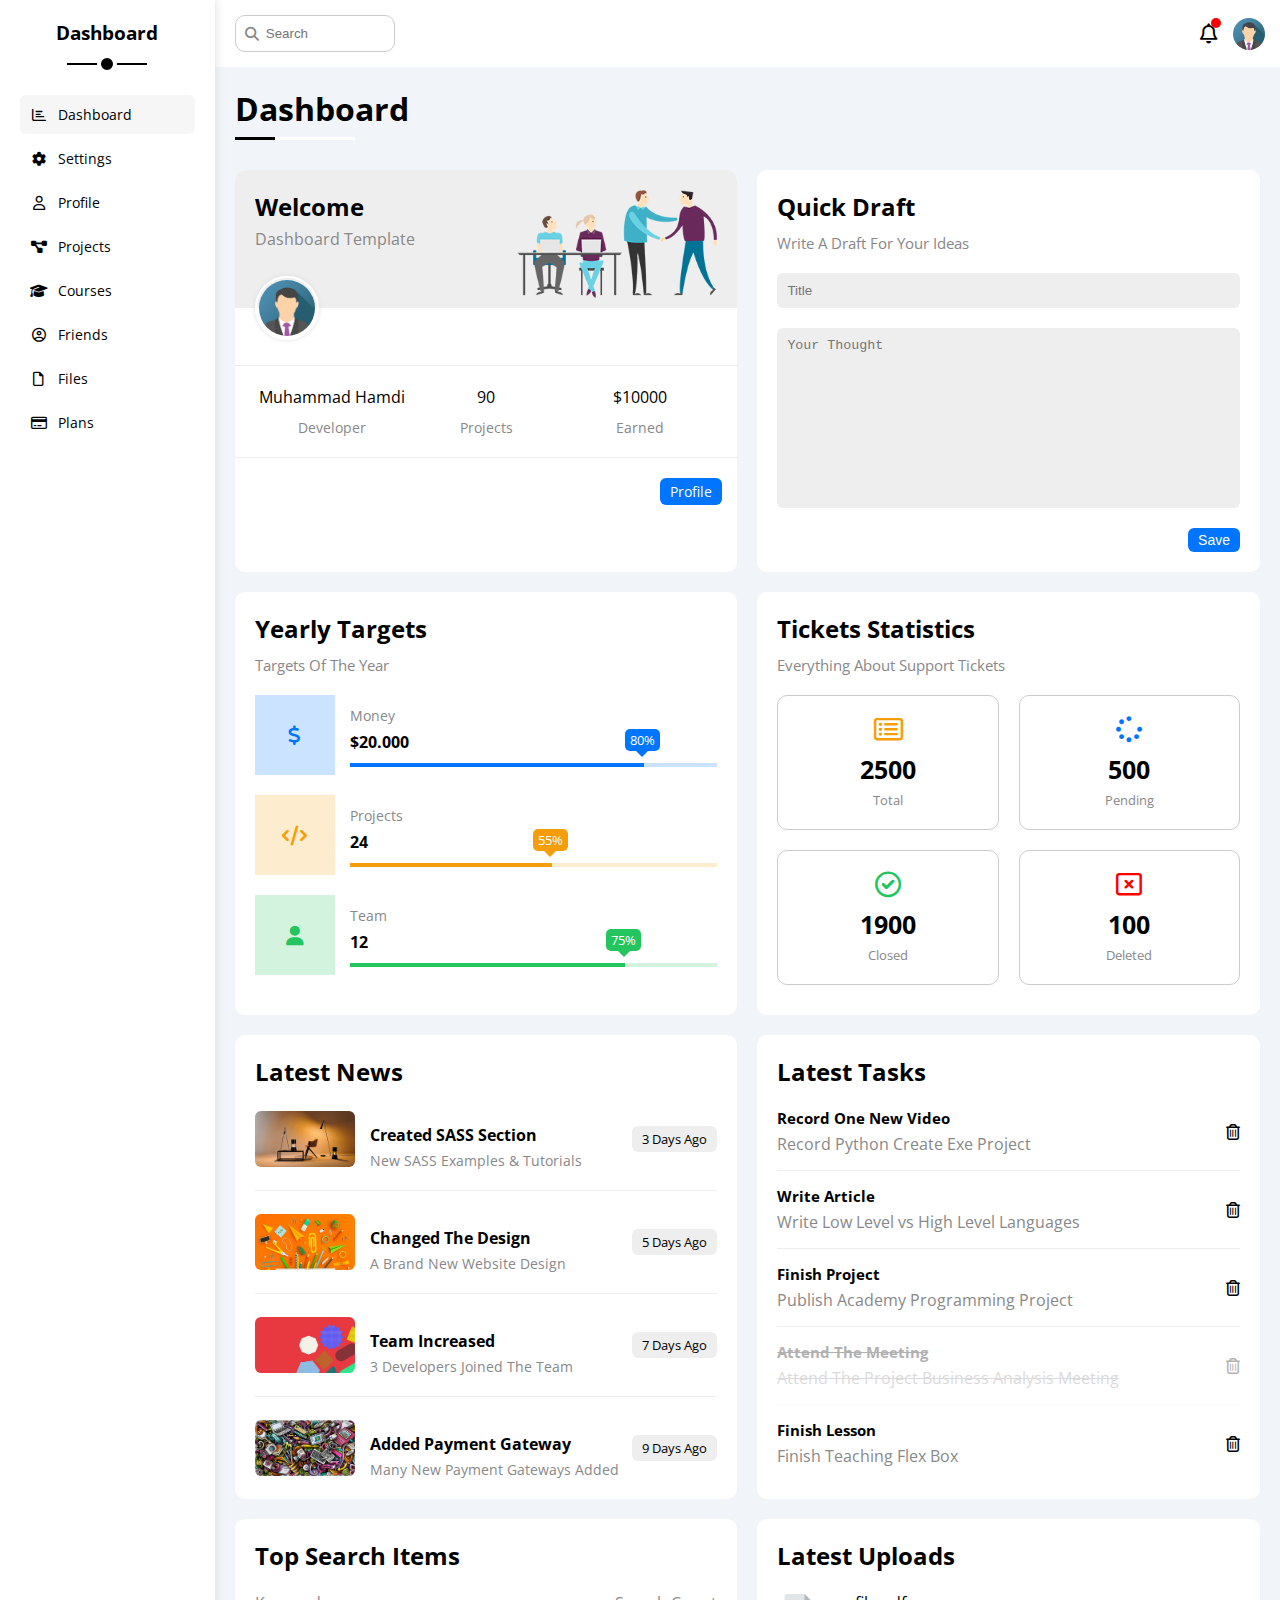
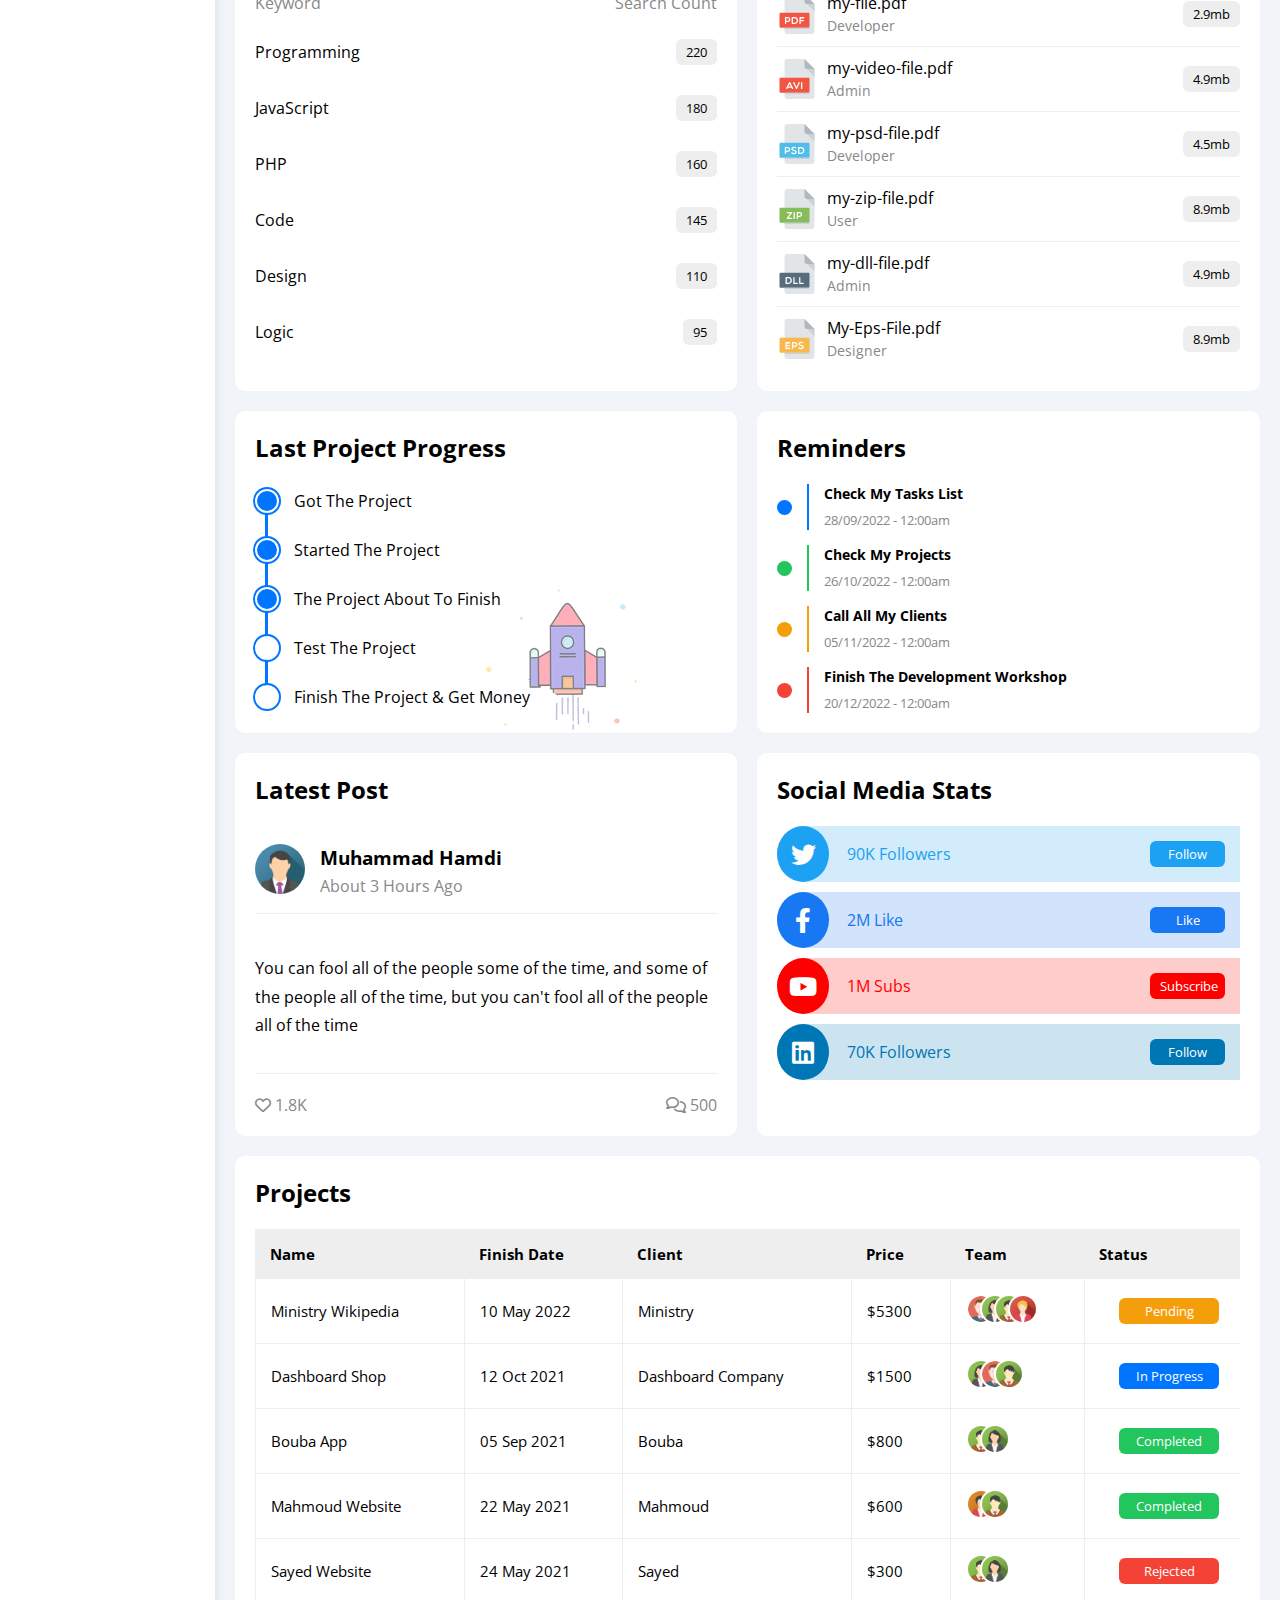
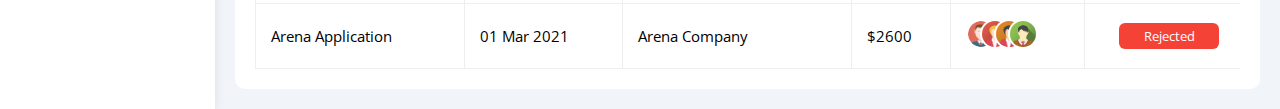
<file: index.html>
<!DOCTYPE html>
<html lang="en">
  <head>
    <meta charset="UTF-8" />
    <meta http-equiv="X-UA-Compatible" content="ie=edge" />
    <meta name="viewport" content="width=device-width, initial-scale=1.0" />

    <!-- Font Awesome Library -->
    <link rel="stylesheet" href="css/all.min.css" />
    <!-- Framework CSS File -->
    <link rel="stylesheet" href="css/framework.css" />
    <!-- Main Template CSS File -->
    <link rel="stylesheet" href="css/master.css" />
    <title>Dashboard</title>
    <!-- Google Fonts -->
    <link rel="preconnect" href="https://fonts.googleapis.com" />
    <link rel="preconnect" href="https://fonts.gstatic.com" crossorigin />
    <link
      href="https://fonts.googleapis.com/css2?family=Open+Sans:wght@300;500&display=swap"
      rel="stylesheet"
    />
  </head>
  <body>
    <div class="page d-flex">
      <!-- Start Sidebar -->
      <div class="sidebar bg-white p-20 p-relative">
        <h3 class="p-relative tex-c mt-0">Dashboard</h3>
        <ul>
          <li>
            <a
              class="active d-flex align-center fs-14 c-black rad-6 p-10"
              href="index.html"
              title="Dashboard"
            >
              <i class="fa-regular fa-chart-bar fa-fw"></i>
              <span class="hide-mobile">Dashboard</span>
            </a>
          </li>
          <li>
            <a
              class="d-flex align-center fs-14 c-black rad-6 p-10"
              href="settings.html"
              title="Settings"
            >
              <i class="fa-solid fa-gear fa-fw"></i>
              <span class="hide-mobile">Settings</span>
            </a>
          </li>
          <li>
            <a
              class="d-flex align-center fs-14 c-black rad-6 p-10"
              href="profile.html"
              title="Profile"
            >
              <i class="fa-regular fa-user fa-fw"></i>
              <span class="hide-mobile">Profile</span>
            </a>
          </li>
          <li>
            <a
              class="d-flex align-center fs-14 c-black rad-6 p-10"
              href="projects.html"
              title="Projects"
            >
              <i class="fa-solid fa-diagram-project fa-fw"></i>
              <span class="hide-mobile">Projects</span>
            </a>
          </li>
          <li>
            <a
              class="d-flex align-center fs-14 c-black rad-6 p-10"
              href="courses.html"
              title="Courses"
            >
              <i class="fa-solid fa-graduation-cap fa-fw"></i>
              <span class="hide-mobile">Courses</span>
            </a>
          </li>
          <li>
            <a
              class="d-flex align-center fs-14 c-black rad-6 p-10"
              href="friends.html"
              title="Friends"
            >
              <i class="fa-regular fa-circle-user fa-fw"></i>
              <span class="hide-mobile">Friends</span>
            </a>
          </li>
          <li>
            <a
              class="d-flex align-center fs-14 c-black rad-6 p-10"
              href="files.html"
              title="Files"
            >
              <i class="fa-regular fa-file fa-fw"></i>
              <span class="hide-mobile">Files</span>
            </a>
          </li>
          <li>
            <a
              class="d-flex align-center fs-14 c-black rad-6 p-10"
              href="plans.html"
              title="Plans"
            >
              <i class="fa-regular fa-credit-card fa-fw"></i>
              <span class="hide-mobile">Plans</span>
            </a>
          </li>
        </ul>
      </div>
      <!-- End Sidebar -->
      <!-- Start Page Content -->
      <div class="content w-full">
        <!-- Start Header page-->
        <div class="head bg-white p-15 between-flex">
          <div class="search p-relative">
            <input
              class="p-10 bord-1-ccc rad-10"
              type="search"
              placeholder="Search"
            />
          </div>
          <div class="icons d-flex align-center">
            <span class="notification p-relative">
              <i class="fa-regular fa-bell fa-lg"></i>
            </span>
            <img src="imgs/avatar.png" alt="" id="#profile" />
          </div>
        </div>
        <!-- End Head Header page -->
        <!-- Start Head Name Pages >> Dashboard -->
        <h1 class="p-relative">Dashboard</h1>
        <!-- End Head Name Pages -->
        <!-- Start Wrapper-Class -->
        <div class="wrapper d-grid gap-20">
          <!-- Start Welcome Widget -->
          <div class="welcome bg-white rad-10 text-c-mobile block-mobile">
            <div class="intro p-20 d-flex space-between bg-eee">
              <div>
                <h2 class="m-0">Welcome</h2>
                <p class="c-grey mt-5">Dashboard Template</p>
              </div>
              <img src="imgs/welcome.png" alt="" class="hide-mobile" />
            </div>
            <img class="avatar" src="imgs/avatar.png" alt="" />
            <div class="body text-c d-flex p-20 mt-20 mb-20 block-mobile">
              <div>
                Muhammad Hamdi
                <span class="d-block c-grey fs-14 mt-10">Developer</span>
              </div>
              <div>
                90 <span class="d-block c-grey fs-14 mt-10">Projects</span>
              </div>
              <div>
                $10000 <span class="d-block c-grey fs-14 mt-10">Earned</span>
              </div>
            </div>
            <a
              href="profile.html"
              class="visit d-block fs-14 bg-blue c-white w-fit btn-shape"
              >Profile</a
            >
          </div>
          <!-- Start Welcome Widget -->
          <!-- Start Quick Draft Widget -->
          <div class="quick-draft p-20 bg-white rad-10">
            <h2 class="mt-0 mb-10">Quick Draft</h2>
            <p class="mt-0 mb-20 c-grey fs-15">Write A Draft For Your Ideas</p>
            <form action="">
              <input
                class="d-block mb-20 w-full p-10 b-none bg-eee rad-6"
                type="text"
                placeholder="Title"
              />
              <textarea
                class="d-block mb-20 w-full p-10 b-none bg-eee rad-6"
                placeholder="Your Thought"
              ></textarea>
              <input
                class="save d-block fs-14 bg-blue c-white b-none w-fit btn-shape"
                type="submit"
                value="Save"
              />
            </form>
          </div>
          <!-- End Quick Draft Widget -->
          <!-- Start Yearly Targets Widget -->
          <div class="targets p-20 bg-white rad-10">
            <h2 class="mt-0 mb-10">Yearly Targets</h2>
            <p class="mt-0 mb-20 c-grey fs-15">Targets Of The Year</p>
            <div class="targets-row mb-20 center-flex blue">
              <div class="icon center-flex">
                <i class="fa-solid fa-dollar-sign fa-lg c-blue"></i>
              </div>
              <div class="details">
                <span class="fs-14 c-grey">Money</span>
                <span class="d-block mt-5 mb-10 fw-bold">$20.000</span>
                <div class="progress p-relative">
                  <span class="bg-blue blue" style="width: 80%">
                    <span class="bg-blue">80%</span>
                  </span>
                </div>
              </div>
            </div>
            <div class="targets-row mb-20 center-flex orange">
              <div class="icon center-flex">
                <i class="fa-solid fa-code fa-lg c-orange"></i>
              </div>
              <div class="details">
                <span class="fs-14 c-grey">Projects</span>
                <span class="d-block mt-5 mb-10 fw-bold">24</span>
                <div class="progress p-relative">
                  <span class="bg-orange orange" style="width: 55%">
                    <span class="bg-orange">55%</span>
                  </span>
                </div>
              </div>
            </div>
            <div class="targets-row mb-20 center-flex green">
              <div class="icon center-flex">
                <i class="fa-solid fa-user fa-lg c-green"></i>
              </div>
              <div class="details">
                <span class="fs-14 c-grey">Team</span>
                <span class="d-block mt-5 mb-10 fw-bold">12</span>
                <div class="progress p-relative">
                  <span class="bg-green green" style="width: 75%">
                    <span class="bg-green">75%</span>
                  </span>
                </div>
              </div>
            </div>
          </div>
          <!-- End Yearly Targets Widget -->
          <!-- Start Ticket Widget -->
          <div class="tickets p-20 bg-white rad-10">
            <h2 class="mt-0 mb-10">Tickets Statistics</h2>
            <p class="mt-0 mb-20 c-grey fs-15">
              Everything About Support Tickets
            </p>
            <div class="d-flex text-c gap-20 f-wrap">
              <div class="box p-20 rad-10 fs-13 c-grey bord-1-ccc">
                <i
                  class="fa-regular fa-rectangle-list fa-2x mb-10 c-orange"
                ></i>
                <span class="d-block c-black fw-bold fs-25 mb-5">2500</span>
                Total
              </div>
              <div class="box p-20 rad-10 fs-13 c-grey bord-1-ccc">
                <i class="fa-solid fa-spinner fa-2x mb-10 c-blue"></i>
                <span class="d-block c-black fw-bold fs-25 mb-5">500</span>
                Pending
              </div>
              <div class="box p-20 rad-10 fs-13 c-grey bord-1-ccc">
                <i class="fa-regular fa-circle-check fa-2x mb-10 c-green"></i>
                <span class="d-block c-black fw-bold fs-25 mb-5">1900</span>
                Closed
              </div>
              <div class="box p-20 rad-10 fs-13 c-grey bord-1-ccc">
                <i class="fa-regular fa-rectangle-xmark fa-2x mb-10 c-red"></i>
                <span class="d-block c-black fw-bold fs-25 mb-5">100</span>
                Deleted
              </div>
            </div>
          </div>
          <!-- End Ticket Widget -->
          <!-- Start Latest News  -->
          <div class="latest-news p-20 bg-white rad-10 text-c-mobile">
            <h2 class="mt-0 mb-20">Latest News</h2>
            <div class="news-row d-flex align-center bord-bt-1-eee mb-20 pb-20">
              <img
                class="w-100 rad-6 mr-15"
                src="imgs/news-01.png"
                alt="news-01"
              />
              <div class="info fg-1">
                <h3 class="mb-5 fs-16">Created SASS Section</h3>
                <p class="m-0 fs-14 c-grey">New SASS Examples & Tutorials</p>
              </div>
              <div class="btn-shape bg-eee fs-13 label">3 Days Ago</div>
            </div>
            <div class="news-row d-flex align-center bord-bt-1-eee mb-20 pb-20">
              <img
                class="w-100 rad-6 mr-15"
                src="imgs/news-02.png"
                alt="news-01"
              />
              <div class="info fg-1">
                <h3 class="mb-5 fs-16">Changed The Design</h3>
                <p class="m-0 fs-14 c-grey">A Brand New Website Design</p>
              </div>
              <div class="btn-shape bg-eee fs-13 label">5 Days Ago</div>
            </div>
            <div class="news-row d-flex align-center bord-bt-1-eee mb-20 pb-20">
              <img
                class="w-100 rad-6 mr-15"
                src="imgs/news-03.png"
                alt="news-03"
              />
              <div class="info fg-1">
                <h3 class="mb-5 fs-16">Team Increased</h3>
                <p class="m-0 fs-14 c-grey">3 Developers Joined The Team</p>
              </div>
              <div class="btn-shape bg-eee fs-13 label">7 Days Ago</div>
            </div>
            <div class="news-row d-flex align-center">
              <img
                class="w-100 rad-6 mr-15"
                src="imgs/news-04.png"
                alt="news-04"
              />
              <div class="info fg-1">
                <h3 class="mb-5 fs-16">Added Payment Gateway</h3>
                <p class="m-0 fs-14 c-grey">Many New Payment Gateways Added</p>
              </div>
              <div class="btn-shape bg-eee fs-13 label">9 Days Ago</div>
            </div>
          </div>
          <!-- End Latest News -->
          <!-- Start Tasks class_6 -->
          <div class="tasks p-20 bg-white rad-10">
            <h2 class="mt-0 mb-20">Latest Tasks</h2>
            <div class="task-row between-flex mb-15 pb-15 bord-bt-1-eee">
              <div class="info fg-1">
                <h3 class="mt-0 mb-5 fs-15">Record One New Video</h3>
                <p class="m-0 c-grey">Record Python Create Exe Project</p>
              </div>
              <i class="fa-regular fa-trash-can delete"></i>
            </div>
            <div class="task-row between-flex mb-15 pb-15 bord-bt-1-eee">
              <div class="info fg-1">
                <h3 class="mt-0 mb-5 fs-15">Write Article</h3>
                <p class="m-0 c-grey">
                  Write Low Level vs High Level Languages
                </p>
              </div>
              <i class="fa-regular fa-trash-can delete"></i>
            </div>
            <div class="task-row between-flex mb-15 pb-15 bord-bt-1-eee">
              <div class="info fg-1">
                <h3 class="mt-0 mb-5 fs-15">Finish Project</h3>
                <p class="m-0 c-grey">Publish Academy Programming Project</p>
              </div>
              <i class="fa-regular fa-trash-can delete"></i>
            </div>
            <div class="task-row between-flex mb-15 pb-15 bord-bt-1-eee done">
              <div class="info fg-1">
                <h3 class="mt-0 mb-5 fs-15">Attend The Meeting</h3>
                <p class="m-0 c-grey">
                  Attend The Project Business Analysis Meeting
                </p>
              </div>
              <i class="fa-regular fa-trash-can delete"></i>
            </div>
            <div class="task-row between-flex">
              <div class="info fg-1">
                <h3 class="mt-0 mb-5 fs-15">Finish Lesson</h3>
                <p class="m-0 c-grey">Finish Teaching Flex Box</p>
              </div>
              <i class="fa-regular fa-trash-can delete"></i>
            </div>
          </div>
          <!-- End Tasks class_6 -->
          <!-- Start Top-Search-Items  class_7 -->
          <div class="search-items p-20 bg-white rad-10">
            <h2 class="mt-0 mb-20">Top Search Items</h2>
            <div class="items-head d-flex space-between c-grey mb-10">
              <div>Keyword</div>
              <div>Search Count</div>
            </div>
            <div class="items between-flex pt-15 pb-15">
              <span>Programming</span>
              <span class="bg-eee fs-13 btn-shape">220</span>
            </div>
            <div class="items between-flex pt-15 pb-15">
              <span>JavaScript</span>
              <span class="bg-eee fs-13 btn-shape">180</span>
            </div>
            <div class="items between-flex pt-15 pb-15">
              <span>PHP</span>
              <span class="bg-eee fs-13 btn-shape">160</span>
            </div>
            <div class="items between-flex pt-15 pb-15">
              <span>Code</span>
              <span class="bg-eee fs-13 btn-shape">145</span>
            </div>
            <div class="items between-flex pt-15 pb-15">
              <span>Design</span>
              <span class="bg-eee fs-13 btn-shape">110</span>
            </div>
            <div class="items between-flex pt-15 pb-15">
              <span>Logic</span>
              <span class="bg-eee fs-13 btn-shape">95</span>
            </div>
          </div>
          <!-- End Top-Search-Items    class_7 -->
          <!-- Start Latest Uploads    class_8 -->
          <div class="latest-aploads p-20 bg-white rad-10">
            <h2 class="mt-0 mb-20">Latest Uploads</h2>
            <ul class="m-0">
              <li class="between-flex bord-bt-1-eee pb-10">
                <div class="d-flex align-center">
                  <img class="mr-10 w-40" src="imgs/pdf.svg" alt="" />
                  <div class="" fg-1>
                    <span class="d-block">my-file.pdf</span>
                    <span class="fs-14 c-grey">Developer</span>
                  </div>
                </div>
                <div class="bg-eee btn-shape fs-13 w-fit">2.9mb</div>
              </li>
              <li class="between-flex bord-bt-1-eee pb-10 pt-10">
                <div class="d-flex align-center">
                  <img class="mr-10 w-40" src="imgs/avi.svg" alt="" />
                  <div class="" fg-1>
                    <span class="d-block">my-video-file.pdf</span>
                    <span class="fs-14 c-grey">Admin</span>
                  </div>
                </div>
                <div class="bg-eee btn-shape fs-13 w-fit">4.9mb</div>
              </li>
              <li class="between-flex bord-bt-1-eee pb-10 pt-10">
                <div class="d-flex align-center">
                  <img class="mr-10 w-40" src="imgs/psd.svg" alt="" />
                  <div class="" fg-1>
                    <span class="d-block">my-psd-file.pdf</span>
                    <span class="fs-14 c-grey">Developer</span>
                  </div>
                </div>
                <div class="bg-eee btn-shape fs-13 w-fit">4.5mb</div>
              </li>
              <li class="between-flex bord-bt-1-eee pb-10 pt-10">
                <div class="d-flex align-center">
                  <img class="mr-10 w-40" src="imgs/zip.svg" alt="" />
                  <div class="" fg-1>
                    <span class="d-block">my-zip-file.pdf</span>
                    <span class="fs-14 c-grey">User</span>
                  </div>
                </div>
                <div class="bg-eee btn-shape fs-13 w-fit">8.9mb</div>
              </li>
              <li class="between-flex bord-bt-1-eee pb-10 pt-10">
                <div class="d-flex align-center">
                  <img class="mr-10 w-40" src="imgs/dll.svg" alt="" />
                  <div class="" fg-1>
                    <span class="d-block">my-dll-file.pdf</span>
                    <span class="fs-14 c-grey">Admin</span>
                  </div>
                </div>
                <div class="bg-eee btn-shape fs-13 w-fit">4.9mb</div>
              </li>
              <li class="between-flex pb-10 pt-10">
                <div class="d-flex align-center">
                  <img class="mr-10 w-40" src="imgs/eps.svg" alt="" />
                  <div class="" fg-1>
                    <span class="d-block">My-Eps-File.pdf</span>
                    <span class="fs-14 c-grey">Designer</span>
                  </div>
                </div>
                <div class="bg-eee btn-shape fs-13 w-fit">8.9mb</div>
              </li>
            </ul>
          </div>
          <!-- End Latest Uploads    class_8 -->
          <!-- Start Last-Project-Progress  class_9 -->
          <div class="last-project p-20 bg-white rad-10 p-relative">
            <h2 class="mt-0 mb-20">Last Project Progress</h2>
            <ul class="m-0 p-relative">
              <li class="mt-25 d-flex align-center done">Got The Project</li>
              <li class="mt-25 d-flex align-center done">
                Started The Project
              </li>
              <li class="mt-25 d-flex align-center done">
                The Project About To Finish
              </li>
              <li class="mt-25 d-flex align-center current">
                Test The Project
              </li>
              <li class="mt-25 d-flex align-center">
                Finish The Project & Get Money
              </li>
            </ul>
            <img
              class="launch-icon hide-mobile"
              src="imgs/project.png"
              alt=""
            />
          </div>
          <!-- End Last Project Progress    class_9 -->
          <!-- Start Reminders    class_10 -->
          <div class="reminders p-20 bg-white rad-10 p-relative">
            <h2 class="mt-0 mb-25">Reminders</h2>
            <ul class="m-0">
              <li class="d-flex align-center mt-15">
                <span class="key bg-blue mr-15 d-block rad-half"></span>
                <div class="pl-15 blue">
                  <p class="fs-14 fw-bold mt-0 mb-5">Check My Tasks List</p>
                  <span class="fs-13 c-grey">28/09/2022 - 12:00am</span>
                </div>
              </li>
              <li class="d-flex align-center mt-15">
                <span class="key bg-green mr-15 d-block rad-half"></span>
                <div class="pl-15 green">
                  <p class="fs-14 fw-bold mt-0 mb-5">Check My Projects</p>
                  <span class="fs-13 c-grey">26/10/2022 - 12:00am</span>
                </div>
              </li>
              <li class="d-flex align-center mt-15">
                <span class="key bg-orange mr-15 d-block rad-half"></span>
                <div class="pl-15 orange">
                  <p class="fs-14 fw-bold mt-0 mb-5">Call All My Clients</p>
                  <span class="fs-13 c-grey">05/11/2022 - 12:00am</span>
                </div>
              </li>
              <li class="d-flex align-center mt-15">
                <span class="key bg-red mr-15 d-block rad-half"></span>
                <div class="pl-15 red">
                  <p class="fs-14 fw-bold mt-0 mb-5">
                    Finish The Development Workshop
                  </p>
                  <span class="fs-13 c-grey">20/12/2022 - 12:00am</span>
                </div>
              </li>
            </ul>
          </div>
          <!-- End Reminders    class_10 -->
          <!-- Start Latest-Post class_11 -->
          <div class="latest-Post p-20 bg-white rad-10 p-relative">
            <h2 class="mt-0 mb-25">Latest Post</h2>
            <div class="top d-flex align-center bord-bt-1-eee">
              <img
                class="avatar mr-15 w-50 rad-half h-50"
                src="imgs/avatar.png"
                alt=""
              />
              <div class="info">
                <h3 class="mb-5">Muhammad Hamdi</h3>
                <p class="mt-0 c-grey">About 3 Hours Ago</p>
              </div>
            </div>
            <div class="post-content pt-20 pb-20 mt-20 mb-20 bord-bt-1-eee">
              You can fool all of the people some of the time, and some of the
              people all of the time, but you can't fool all of the people all
              of the time
            </div>
            <div class="post-stats between-flex c-grey">
              <div>
                <i class="fa-regular fa-heart"></i>
                <span>1.8K</span>
              </div>
              <div>
                <i class="fa-regular fa-comments"></i>
                <span>500</span>
              </div>
            </div>
          </div>
          <!-- End Latest-Post class_11 -->
          <!-- Start Social Media Stats   class_12 -->
          <div class="social-media p-20 bg-white rad-10 p-relative">
            <h2 class="mt-0 mb-25">Social Media Stats</h2>
            <div class="box p-15 p-relative mb-10 between-flex twitter">
              <i
                class="fa-brands fa-twitter fa-2x c-white h-full center-flex rad-half"
              ></i>
              <span>90K Followers</span>
              <a class="fs-13 c-white btn-shape" href="#">Follow</a>
            </div>
            <div class="box p-15 p-relative mb-10 between-flex facebook">
              <i
                class="fa-brands fa-facebook-f fa-2x c-white h-full center-flex rad-half"
              ></i>
              <span>2M Like</span>
              <a class="fs-13 c-white btn-shape" href="#">Like</a>
            </div>
            <div class="box p-15 p-relative mb-10 between-flex youtube">
              <i
                class="fa-brands fa-youtube fa-2x c-white h-full center-flex rad-half"
              ></i>
              <span>1M Subs</span>
              <a class="fs-13 c-white btn-shape" href="#">Subscribe</a>
            </div>
            <div class="box p-15 p-relative mb-10 between-flex linkedin">
              <i
                class="fa-brands fa-linkedin fa-2x c-white h-full center-flex rad-half"
              ></i>
              <span>70K Followers</span>
              <a class="fs-13 c-white btn-shape" href="#">Follow</a>
            </div>
          </div>
          <!-- End Social Media Stats     class_11 -->
        </div>
        <!-- End Wrapper-Class -->
        <!-- Start Projects-Table -->
        <div class="projects p-20 bg-white rad-10 m-20">
          <h2 class="mt-0 mb-20">Projects</h2>
          <div class="responsive-table">
            <table class="fs-15 w-full">
              <thead>
                <tr>
                  <td>Name</td>
                  <td>Finish Date</td>
                  <td>Client</td>
                  <td>Price</td>
                  <td>Team</td>
                  <td>Status</td>
                </tr>
              </thead>
              <tbody>
                <tr>
                  <td>Ministry Wikipedia</td>
                  <td>10 May 2022</td>
                  <td>Ministry</td>
                  <td>$5300</td>
                  <td>
                    <img src="imgs/team-01.png" alt="team-01" />
                    <img src="imgs/team-02.png" alt="team-02" />
                    <img src="imgs/team-03.png" alt="team-03" />
                    <img src="imgs/team-05.png" alt="team-05" />
                  </td>
                  <td>
                    <span class="label bg-orange c-white btn-shape"
                      >Pending</span
                    >
                  </td>
                </tr>
                <tr>
                  <td>Dashboard Shop</td>
                  <td>12 Oct 2021</td>
                  <td>Dashboard Company</td>
                  <td>$1500</td>
                  <td>
                    <img src="imgs/team-02.png" alt="team-02" />
                    <img src="imgs/team-01.png" alt="team-01" />
                    <img src="imgs/team-03.png" alt="team-03" />
                  </td>
                  <td>
                    <span class="label bg-blue c-white btn-shape"
                      >In Progress</span
                    >
                  </td>
                </tr>
                <tr>
                  <td>Bouba App</td>
                  <td>05 Sep 2021</td>
                  <td>Bouba</td>
                  <td>$800</td>
                  <td>
                    <img src="imgs/team-03.png" alt="team-03" />
                    <img src="imgs/team-02.png" alt="team-02" />
                  </td>
                  <td>
                    <span class="label bg-green c-white btn-shape"
                      >Completed</span
                    >
                  </td>
                </tr>
                <tr>
                  <td>Mahmoud Website</td>
                  <td>22 May 2021</td>
                  <td>Mahmoud</td>
                  <td>$600</td>
                  <td>
                    <img src="imgs/team-04.png" alt="team-05" />
                    <img src="imgs/team-03.png" alt="team-03" />
                  </td>
                  <td>
                    <span class="label bg-green c-white btn-shape"
                      >Completed</span
                    >
                  </td>
                </tr>
                <tr>
                  <td>Sayed Website</td>
                  <td>24 May 2021</td>
                  <td>Sayed</td>
                  <td>$300</td>
                  <td>
                    <img src="imgs/team-03.png" alt="team-03" />
                    <img src="imgs/team-02.png" alt="team-02" />
                  </td>
                  <td>
                    <span class="label bg-red c-white btn-shape">Rejected</span>
                  </td>
                </tr>
                <tr>
                  <td>Arena Application</td>
                  <td>01 Mar 2021</td>
                  <td>Arena Company</td>
                  <td>$2600</td>
                  <td>
                    <img src="imgs/team-01.png" alt="team-01" />
                    <img src="imgs/team-05.png" alt="team-05" />
                    <img src="imgs/team-04.png" alt="team-04" />
                    <img src="imgs/team-03.png" alt="team-03" />
                  </td>
                  <td>
                    <span class="label bg-red c-white btn-shape">Rejected</span>
                  </td>
                </tr>
              </tbody>
            </table>
          </div>
        </div>
        <!-- End Projects-Table -->
      </div>
      <!-- End Page Content -->
    </div>
  </body>
</html>
</file>
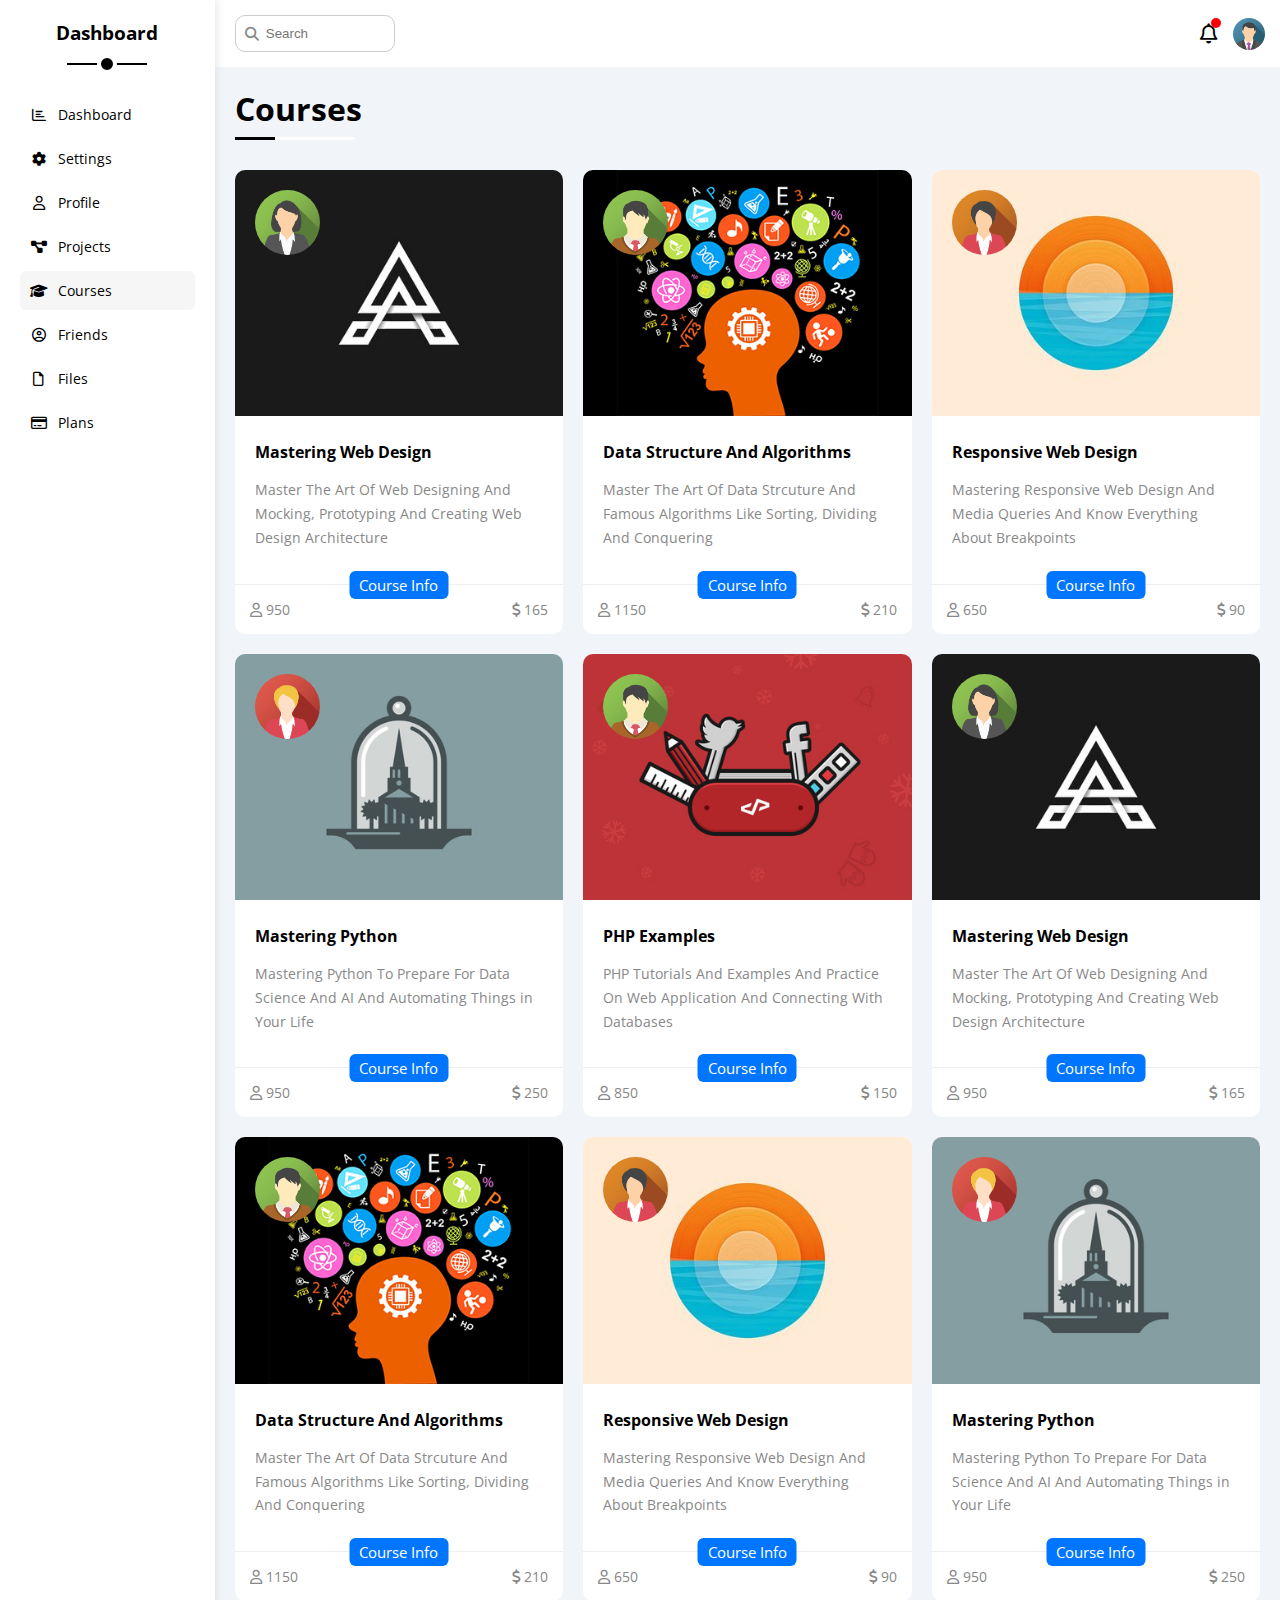
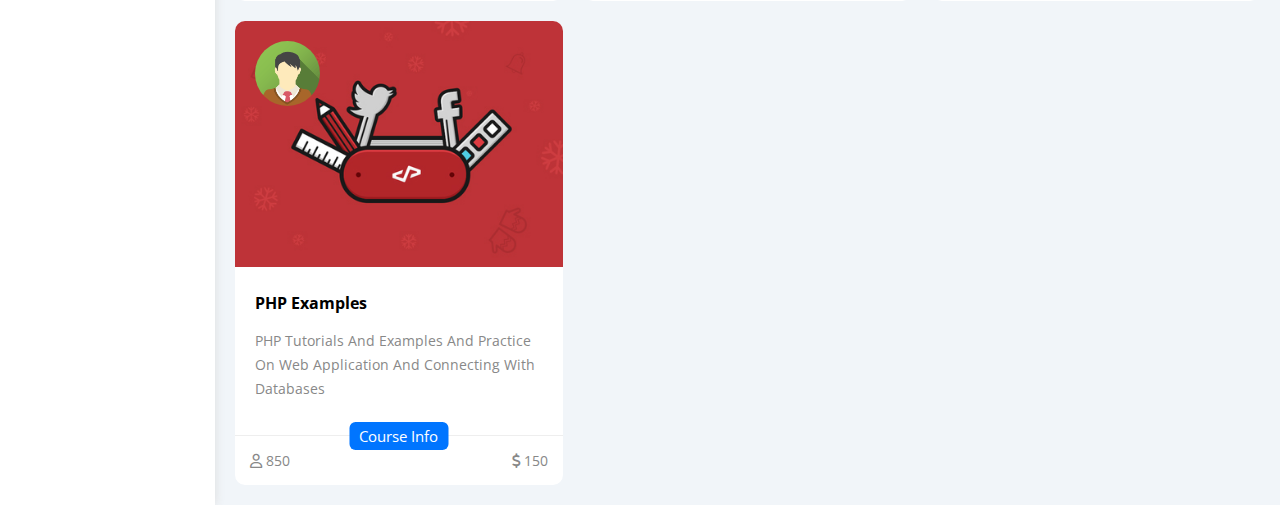
<file: courses.html>
<!DOCTYPE html>
<html lang="en">
  <head>
    <meta charset="UTF-8" />
    <meta http-equiv="X-UA-Compatible" content="ie=edge" />
    <meta name="viewport" content="width=device-width, initial-scale=1.0" />
    <!-- Font Awesome Library -->
    <link rel="stylesheet" href="css/all.min.css" />
    <!-- Framework CSS File -->
    <link rel="stylesheet" href="css/framework.css" />
    <!-- Main Template CSS File -->
    <link rel="stylesheet" href="css/master.css" />
    <title>Dashboard</title>
    <!-- Google Fonts -->
    <link rel="preconnect" href="https://fonts.googleapis.com" />
    <link rel="preconnect" href="https://fonts.gstatic.com" crossorigin />
    <link
      href="https://fonts.googleapis.com/css2?family=Open+Sans:wght@300;500&display=swap"
      rel="stylesheet"
    />
  </head>
  <body>
    <div class="page d-flex">
      <!-- Start Sidebar -->
      <div class="sidebar bg-white p-20 p-relative">
        <h3 class="p-relative text-c mt-0">Dashboard</h3>
        <ul>
          <li>
            <a
              class="d-flex align-center fs-14 c-black rad-6 p-10"
              href="index.html"
              title="Dashboard"
            >
              <i class="fa-regular fa-chart-bar fa-fw"></i>
              <span class="hide-mobile">Dashboard</span>
            </a>
          </li>
          <li>
            <a
              class="d-flex align-center fs-14 c-black rad-6 p-10"
              href="settings.html"
              title="Settings"
            >
              <i class="fa-solid fa-gear fa-fw"></i>
              <span class="hide-mobile">Settings</span>
            </a>
          </li>
          <li>
            <a
              class="d-flex align-center fs-14 c-black rad-6 p-10"
              href="profile.html"
              title="Profile"
            >
              <i class="fa-regular fa-user fa-fw"></i>
              <span class="hide-mobile">Profile</span>
            </a>
          </li>
          <li>
            <a
              class="d-flex align-center fs-14 c-black rad-6 p-10"
              href="projects.html"
              title="Projects"
            >
              <i class="fa-solid fa-diagram-project fa-fw"></i>
              <span class="hide-mobile">Projects</span>
            </a>
          </li>
          <li>
            <a
              class="active d-flex align-center fs-14 c-black rad-6 p-10"
              href="courses.html"
              title="Courses"
            >
              <i class="fa-solid fa-graduation-cap fa-fw"></i>
              <span class="hide-mobile">Courses</span>
            </a>
          </li>
          <li>
            <a
              class="d-flex align-center fs-14 c-black rad-6 p-10"
              href="friends.html"
              title="Friends"
            >
              <i class="fa-regular fa-circle-user fa-fw"></i>
              <span class="hide-mobile">Friends</span>
            </a>
          </li>
          <li>
            <a
              class="d-flex align-center fs-14 c-black rad-6 p-10"
              href="files.html"
              title="Files"
            >
              <i class="fa-regular fa-file fa-fw"></i>
              <span class="hide-mobile">Files</span>
            </a>
          </li>
          <li>
            <a
              class="d-flex align-center fs-14 c-black rad-6 p-10"
              href="plans.html"
              title="Plans"
            >
              <i class="fa-regular fa-credit-card fa-fw"></i>
              <span class="hide-mobile">Plans</span>
            </a>
          </li>
        </ul>
      </div>
      <!-- End Sidebar -->
      <!-- Start Page Content -->
      <div class="content w-full">
        <!-- Start Header page-->
        <div class="head bg-white p-15 between-flex">
          <div class="search p-relative">
            <input
              class="p-10 bord-1-ccc rad-10"
              type="search"
              placeholder="Search"
            />
          </div>
          <div class="icons d-flex align-center">
            <span class="notification p-relative">
              <i class="fa-regular fa-bell fa-lg"></i>
            </span>
            <img src="imgs/avatar.png" alt="" id="#profile" />
          </div>
        </div>
        <!-- End Head Header page -->
        <!-- Start Courses-page -->
        <h1 class="p-relative">Courses</h1>
        <div class="courses-page d-grid gap-20 m-20">
          <!-- Start Course_1 -->
          <div class="course bg-white rad-10 p-relative">
            <img class="cover" src="imgs/course-01.jpg" alt="course-01" />
            <img class="instructor" src="imgs/team-02.png" alt="team-02" />
            <div class="p-20">
              <h4 class="m-0">Mastering Web Design</h4>
              <p class="description c-grey mt-15 fs-14">
                Master The Art Of Web Designing And Mocking, Prototyping And
                Creating Web Design Architecture
              </p>
            </div>
            <div class="info p-15 p-relative between-flex">
              <span class="title bg-blue c-white btn-shape">Course Info</span>
              <span class="c-grey fs-14">
                <i class="fa-regular fa-user"></i>
                950
              </span>
              <span class="c-grey fs-14">
                <i class="fa-solid fa-dollar-sign"></i>
                165
              </span>
            </div>
          </div>
          <!-- End Course_1 -->
          <!-- Start Course_2 -->
          <div class="course bg-white rad-10 p-relative">
            <img class="cover" src="imgs/course-02.jpg" alt="course-02" />
            <img class="instructor" src="imgs/team-03.png" alt="team-03" />
            <div class="p-20">
              <h4 class="m-0">Data Structure And Algorithms</h4>
              <p class="description c-grey mt-15 fs-14">
                Master The Art Of Data Strcuture And Famous Algorithms Like
                Sorting, Dividing And Conquering
              </p>
            </div>
            <div class="info p-15 p-relative between-flex">
              <span class="title bg-blue c-white btn-shape">Course Info</span>
              <span class="c-grey fs-14">
                <i class="fa-regular fa-user"></i>
                1150
              </span>
              <span class="c-grey fs-14">
                <i class="fa-solid fa-dollar-sign"></i>
                210
              </span>
            </div>
          </div>
          <!-- End Course_2 -->
          <!-- Start Course_3 -->
          <div class="course bg-white rad-10 p-relative">
            <img class="cover" src="imgs/course-03.jpg" alt="course-03" />
            <img class="instructor" src="imgs/team-04.png" alt="team-04" />
            <div class="p-20">
              <h4 class="m-0">Responsive Web Design</h4>
              <p class="description c-grey mt-15 fs-14">
                Mastering Responsive Web Design And Media Queries And Know
                Everything About Breakpoints
              </p>
            </div>
            <div class="info p-15 p-relative between-flex">
              <span class="title bg-blue c-white btn-shape">Course Info</span>
              <span class="c-grey fs-14">
                <i class="fa-regular fa-user"></i>
                650
              </span>
              <span class="c-grey fs-14">
                <i class="fa-solid fa-dollar-sign"></i>
                90
              </span>
            </div>
          </div>
          <!-- End Course_3 -->
          <!-- Start Course_4 -->
          <div class="course bg-white rad-10 p-relative">
            <img class="cover" src="imgs/course-04.jpg" alt="course-04" />
            <img class="instructor" src="imgs/team-05.png" alt="team-05" />
            <div class="p-20">
              <h4 class="m-0">Mastering Python</h4>
              <p class="description c-grey mt-15 fs-14">
                Mastering Python To Prepare For Data Science And AI And
                Automating Things in Your Life
              </p>
            </div>
            <div class="info p-15 p-relative between-flex">
              <span class="title bg-blue c-white btn-shape">Course Info</span>
              <span class="c-grey fs-14">
                <i class="fa-regular fa-user"></i>
                950
              </span>
              <span class="c-grey fs-14">
                <i class="fa-solid fa-dollar-sign"></i>
                250
              </span>
            </div>
          </div>
          <!-- End Course_4 -->
          <!-- Start Course_5 -->
          <div class="course bg-white rad-10 p-relative">
            <img class="cover" src="imgs/course-05.jpg" alt="course-05" />
            <img class="instructor" src="imgs/team-03.png" alt="team-03" />
            <div class="p-20">
              <h4 class="m-0">PHP Examples</h4>
              <p class="description c-grey mt-15 fs-14">
                PHP Tutorials And Examples And Practice On Web Application And
                Connecting With Databases
              </p>
            </div>
            <div class="info p-15 p-relative between-flex">
              <span class="title bg-blue c-white btn-shape">Course Info</span>
              <span class="c-grey fs-14">
                <i class="fa-regular fa-user"></i>
                850
              </span>
              <span class="c-grey fs-14">
                <i class="fa-solid fa-dollar-sign"></i>
                150
              </span>
            </div>
          </div>
          <!-- End Course_5 -->
          <!-- Start Course_6 -->
          <div class="course bg-white rad-10 p-relative">
            <img class="cover" src="imgs/course-01.jpg" alt="course-01" />
            <img class="instructor" src="imgs/team-02.png" alt="team-02" />
            <div class="p-20">
              <h4 class="m-0">Mastering Web Design</h4>
              <p class="description c-grey mt-15 fs-14">
                Master The Art Of Web Designing And Mocking, Prototyping And
                Creating Web Design Architecture
              </p>
            </div>
            <div class="info p-15 p-relative between-flex">
              <span class="title bg-blue c-white btn-shape">Course Info</span>
              <span class="c-grey fs-14">
                <i class="fa-regular fa-user"></i>
                950
              </span>
              <span class="c-grey fs-14">
                <i class="fa-solid fa-dollar-sign"></i>
                165
              </span>
            </div>
          </div>
          <!-- End Course_6 -->
          <!-- Start Course_7 -->
          <div class="course bg-white rad-10 p-relative">
            <img class="cover" src="imgs/course-02.jpg" alt="course-02" />
            <img class="instructor" src="imgs/team-03.png" alt="team-03" />
            <div class="p-20">
              <h4 class="m-0">Data Structure And Algorithms</h4>
              <p class="description c-grey mt-15 fs-14">
                Master The Art Of Data Strcuture And Famous Algorithms Like
                Sorting, Dividing And Conquering
              </p>
            </div>
            <div class="info p-15 p-relative between-flex">
              <span class="title bg-blue c-white btn-shape">Course Info</span>
              <span class="c-grey fs-14">
                <i class="fa-regular fa-user"></i>
                1150
              </span>
              <span class="c-grey fs-14">
                <i class="fa-solid fa-dollar-sign"></i>
                210
              </span>
            </div>
          </div>
          <!-- End Course_7 -->
          <!-- Start Course_8 -->
          <div class="course bg-white rad-10 p-relative">
            <img class="cover" src="imgs/course-03.jpg" alt="course-03" />
            <img class="instructor" src="imgs/team-04.png" alt="team-04" />
            <div class="p-20">
              <h4 class="m-0">Responsive Web Design</h4>
              <p class="description c-grey mt-15 fs-14">
                Mastering Responsive Web Design And Media Queries And Know
                Everything About Breakpoints
              </p>
            </div>
            <div class="info p-15 p-relative between-flex">
              <span class="title bg-blue c-white btn-shape">Course Info</span>
              <span class="c-grey fs-14">
                <i class="fa-regular fa-user"></i>
                650
              </span>
              <span class="c-grey fs-14">
                <i class="fa-solid fa-dollar-sign"></i>
                90
              </span>
            </div>
          </div>
          <!-- End Course_8 -->
          <!-- Start Course_9 -->
          <div class="course bg-white rad-10 p-relative">
            <img class="cover" src="imgs/course-04.jpg" alt="course-04" />
            <img class="instructor" src="imgs/team-05.png" alt="team-05" />
            <div class="p-20">
              <h4 class="m-0">Mastering Python</h4>
              <p class="description c-grey mt-15 fs-14">
                Mastering Python To Prepare For Data Science And AI And
                Automating Things in Your Life
              </p>
            </div>
            <div class="info p-15 p-relative between-flex">
              <span class="title bg-blue c-white btn-shape">Course Info</span>
              <span class="c-grey fs-14">
                <i class="fa-regular fa-user"></i>
                950
              </span>
              <span class="c-grey fs-14">
                <i class="fa-solid fa-dollar-sign"></i>
                250
              </span>
            </div>
          </div>
          <!-- End Course_9 -->
          <!-- Start Course_10 -->
          <div class="course bg-white rad-10 p-relative">
            <img class="cover" src="imgs/course-05.jpg" alt="course-05" />
            <img class="instructor" src="imgs/team-03.png" alt="team-03" />
            <div class="p-20">
              <h4 class="m-0">PHP Examples</h4>
              <p class="description c-grey mt-15 fs-14">
                PHP Tutorials And Examples And Practice On Web Application And
                Connecting With Databases
              </p>
            </div>
            <div class="info p-15 p-relative between-flex">
              <span class="title bg-blue c-white btn-shape">Course Info</span>
              <span class="c-grey fs-14">
                <i class="fa-regular fa-user"></i>
                850
              </span>
              <span class="c-grey fs-14">
                <i class="fa-solid fa-dollar-sign"></i>
                150
              </span>
            </div>
          </div>
          <!-- End Course_10 -->
        </div>
        <!-- End Courses -page -->
      </div>
      <!-- End Page Content -->
    </div>
  </body>
</html>

<!-- <label>
    <input class="toggle-checkbox" type="checkbox" checked>
    <div class="toggle-switch"></div>
</label> -->
</file>
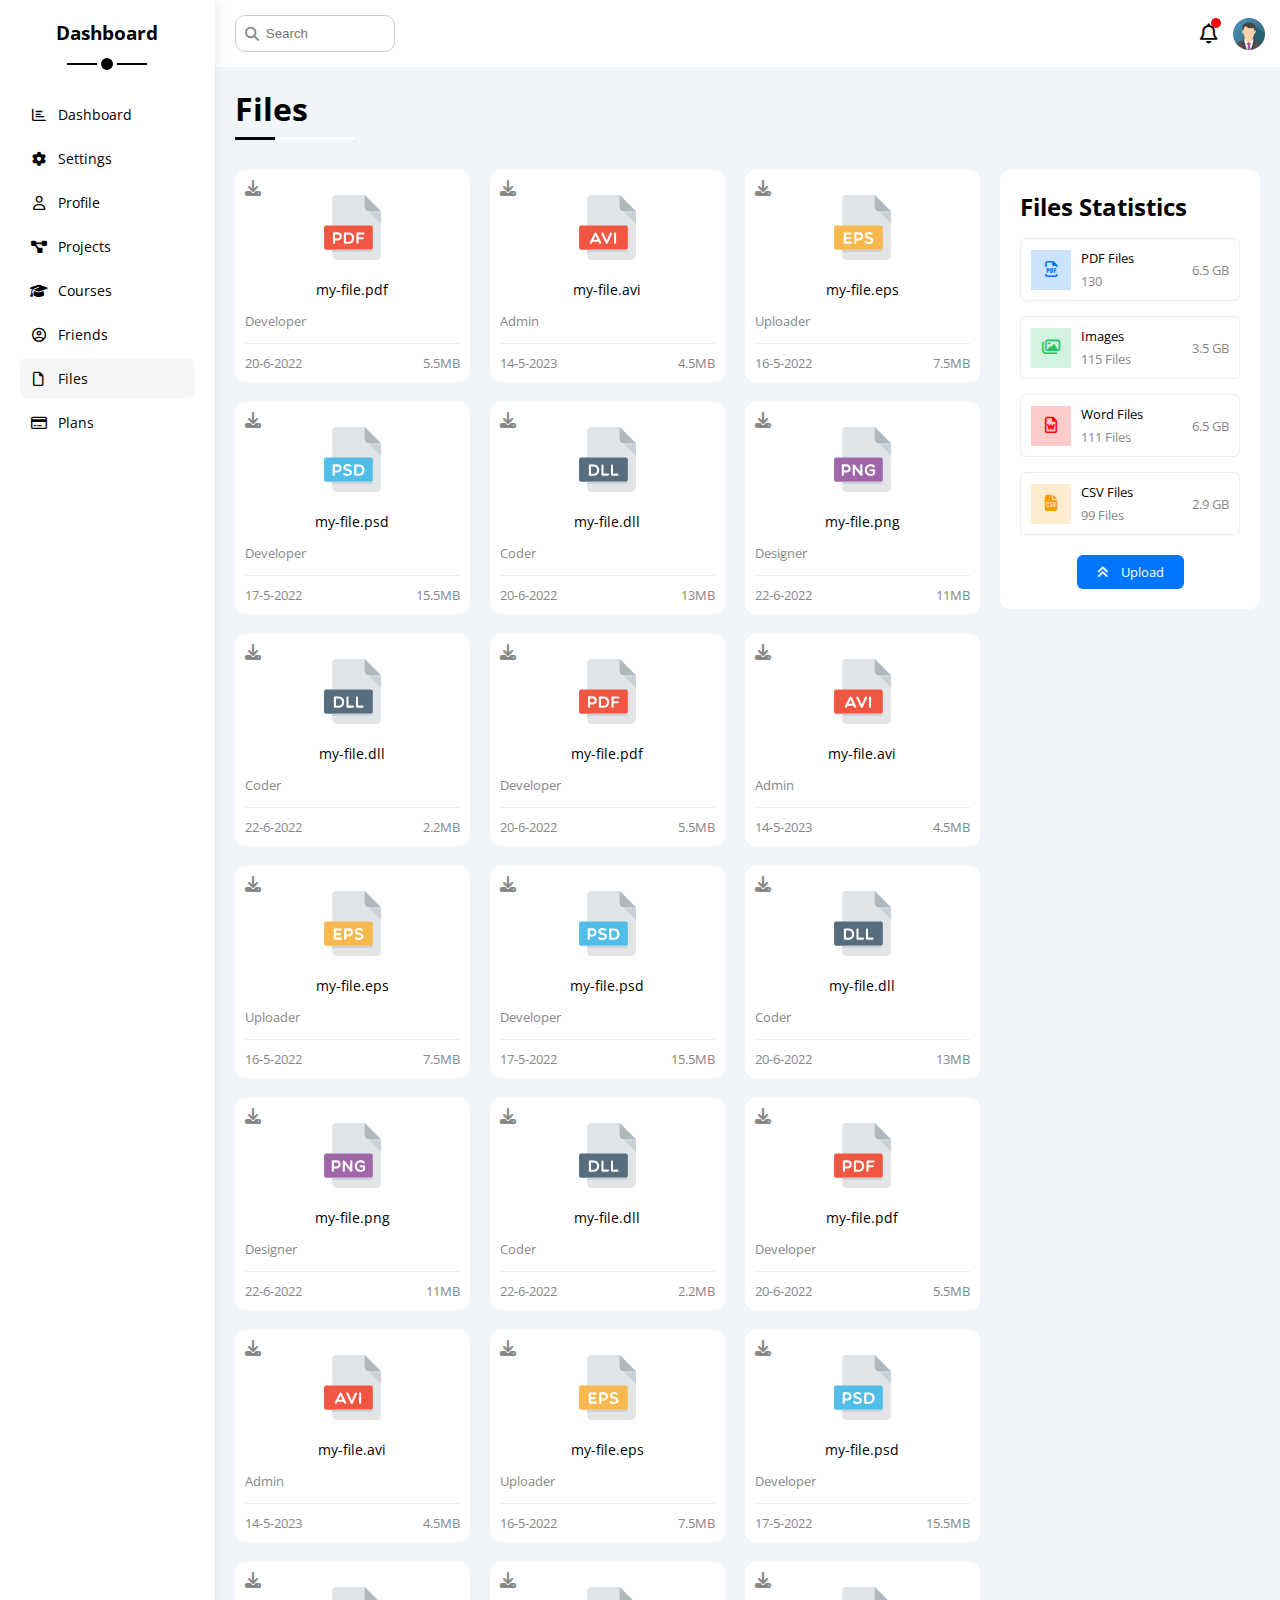
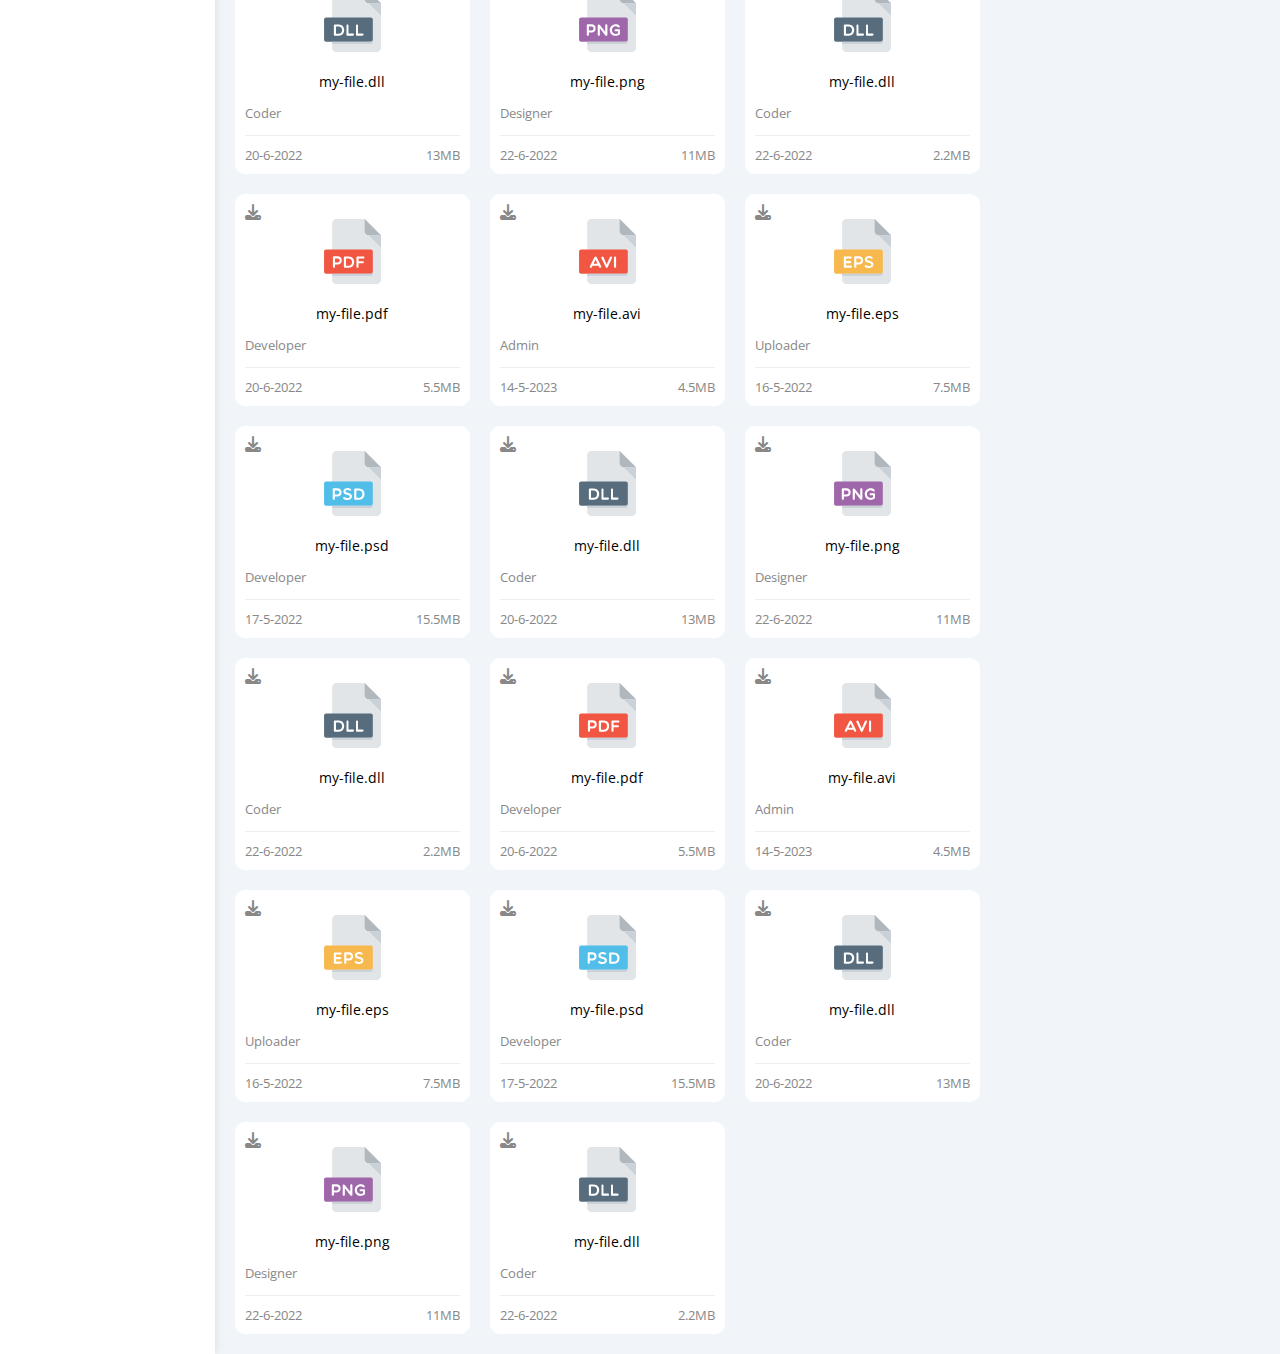
<file: files.html>
<!DOCTYPE html>
<html lang="en">
  <head>
    <meta charset="UTF-8" />
    <meta http-equiv="X-UA-Compatible" content="ie=edge" />
    <meta name="viewport" content="width=device-width, initial-scale=1.0" />
    <!-- Font Awesome Library -->
    <link rel="stylesheet" href="css/all.min.css" />
    <!-- Framework CSS File -->
    <link rel="stylesheet" href="css/framework.css" />
    <!-- Main Template CSS File -->
    <link rel="stylesheet" href="css/master.css" />
    <title>Dashboard</title>
    <!-- Google Fonts -->
    <link rel="preconnect" href="https://fonts.googleapis.com" />
    <link rel="preconnect" href="https://fonts.gstatic.com" crossorigin />
    <link
      href="https://fonts.googleapis.com/css2?family=Open+Sans:wght@300;500&display=swap"
      rel="stylesheet"
    />
  </head>
  <body>
    <div class="page d-flex">
      <!-- Start Sidebar -->
      <div class="sidebar bg-white p-20 p-relative">
        <h3 class="p-relative text-c mt-0">Dashboard</h3>
        <ul>
          <li>
            <a
              class="d-flex align-center fs-14 c-black rad-6 p-10"
              href="index.html"
              title="Dashboard"
            >
              <i class="fa-regular fa-chart-bar fa-fw"></i>
              <span class="hide-mobile">Dashboard</span>
            </a>
          </li>
          <li>
            <a
              class="d-flex align-center fs-14 c-black rad-6 p-10"
              href="settings.html"
              title="Settings"
            >
              <i class="fa-solid fa-gear fa-fw"></i>
              <span class="hide-mobile">Settings</span>
            </a>
          </li>
          <li>
            <a
              class="d-flex align-center fs-14 c-black rad-6 p-10"
              href="profile.html"
              title="Profile"
            >
              <i class="fa-regular fa-user fa-fw"></i>
              <span class="hide-mobile">Profile</span>
            </a>
          </li>
          <li>
            <a
              class="d-flex align-center fs-14 c-black rad-6 p-10"
              href="projects.html"
              title="Projects"
            >
              <i class="fa-solid fa-diagram-project fa-fw"></i>
              <span class="hide-mobile">Projects</span>
            </a>
          </li>
          <li>
            <a
              class="d-flex align-center fs-14 c-black rad-6 p-10"
              href="courses.html"
              title="Courses"
            >
              <i class="fa-solid fa-graduation-cap fa-fw"></i>
              <span class="hide-mobile">Courses</span>
            </a>
          </li>
          <li>
            <a
              class="d-flex align-center fs-14 c-black rad-6 p-10"
              href="friends.html"
              title="Friends"
            >
              <i class="fa-regular fa-circle-user fa-fw"></i>
              <span class="hide-mobile">Friends</span>
            </a>
          </li>
          <li>
            <a
              class="active d-flex align-center fs-14 c-black rad-6 p-10"
              href="files.html"
              title="Files"
            >
              <i class="fa-regular fa-file fa-fw"></i>
              <span class="hide-mobile">Files</span>
            </a>
          </li>
          <li>
            <a
              class="d-flex align-center fs-14 c-black rad-6 p-10"
              href="plans.html"
              title="Plans"
            >
              <i class="fa-regular fa-credit-card fa-fw"></i>
              <span class="hide-mobile">Plans</span>
            </a>
          </li>
        </ul>
      </div>
      <!-- End Sidebar -->
      <!-- Start Page Content -->
      <div class="content w-full">
        <!-- Start Header page-->
        <div class="head bg-white p-15 between-flex">
          <div class="search p-relative">
            <input
              class="p-10 bord-1-ccc rad-10"
              type="search"
              placeholder="Search"
            />
          </div>
          <div class="icons d-flex align-center">
            <span class="notification p-relative">
              <i class="fa-regular fa-bell fa-lg"></i>
            </span>
            <img src="imgs/avatar.png" alt="" id="#profile" />
          </div>
        </div>
        <!-- End Head Header page -->
        <!-- Start Files-page -->
        <h1 class="p-relative">Files</h1>
        <div class="files-page d-flex gap-20 m-20">
          <!-- Start Files-Stats -->
          <div class="files-stats p-20 bg-white rad-10 rad-6">
            <h2 class="mt-0 mb-15 text-c-mobile">Files Statistics</h2>
            <!-- Start PDF-Box-1 -->
            <div
              class="box d-flex align-center bord-1-eee p-10 rad-6 mb-15 fs-13"
            >
              <i
                class="fa-regular fa-file-pdf fa-lg blue center-flex bg-lite-blue c-blue icon"
              ></i>
              <div class="info">
                <span>PDF Files</span>
                <span class="d-block c-grey mt-5">130</span>
              </div>
              <div class="size c-grey">6.5 GB</div>
            </div>
            <!-- End PDF-Box-1 -->
            <!-- Start Images-Box-2 -->
            <div
              class="box d-flex align-center bord-1-eee p-10 rad-6 mb-15 fs-13"
            >
              <i
                class="fa-regular fa-images fa-lg green center-flex bg-lite-green c-green icon"
              ></i>
              <div class="info">
                <span>Images</span>
                <span class="d-block c-grey mt-5">115 Files</span>
              </div>
              <div class="size c-grey text-right">3.5 GB</div>
            </div>
            <!-- End Images-Box-2 -->
            <!-- Start Word-Files-Box-3 -->
            <div
              class="box d-flex align-center bord-1-eee p-10 rad-6 mb-15 fs-13"
            >
              <i
                class="fa-regular fa-file-word fa-lg red center-flex bg-lite-red c-red icon"
              ></i>
              <div class="info">
                <span>Word Files</span>
                <span class="d-block c-grey mt-5">111 Files</span>
              </div>
              <div class="size c-grey">6.5 GB</div>
            </div>
            <!-- End Word-Files-Box-3 -->
            <!-- Start CSV-Files-Bo-4 -->
            <div
              class="box d-flex align-center bord-1-eee p-10 rad-6 mb-20 fs-13"
            >
              <i
                class="fa-solid fa-file-csv fa-lg orange center-flex bg-lite-orange c-orange icon"
              ></i>
              <div class="info">
                <span>CSV Files</span>
                <span class="d-block c-grey mt-5">99 Files</span>
              </div>
              <div class="size c-grey">2.9 GB</div>
            </div>
            <!-- End CSV-Files-Box -4-->
            <a
              class="upload bg-blue c-white fs-13 d-block w-fit btn-shape"
              href="#"
            >
              <i class="fa-solid fa-angles-up mr-10"></i>
              Upload
            </a>
          </div>
          <!-- End Files-Stats -->
          <!-- Start Content-Files -->
          <div class="files-content d-grid gap-20 fg-1">
            <!-- Start File_1 -->
            <div class="file bg-white rad-10 p-10">
              <i
                class="fa-solid fa-download cursor-point c-grey p-absolute"
              ></i>
              <div class="icon text-c">
                <img class="mt-15 mb-15" src="imgs/pdf.svg" alt="pdf" />
              </div>
              <div class="text-c mb-10 fs-14">my-file.pdf</div>
              <p class="c-grey fs-13">Developer</p>
              <div
                class="info between-flex c-grey mt-10 pt-10 fs-13 bord-top-1-eee"
              >
                <span>20-6-2022</span>
                <span>5.5MB</span>
              </div>
            </div>
            <!-- End File_1 -->
            <!-- Start File_2 -->
            <div class="file bg-white rad-10 p-10">
              <i
                class="fa-solid fa-download cursor-point c-grey p-absolute"
              ></i>
              <div class="icon text-c">
                <img class="mt-15 mb-15" src="imgs/avi.svg" alt="avi" />
              </div>
              <div class="text-c mb-10 fs-14">my-file.avi</div>
              <p class="c-grey fs-13">Admin</p>
              <div
                class="info between-flex c-grey mt-10 pt-10 fs-13 bord-top-1-eee"
              >
                <span>14-5-2023</span>
                <span>4.5MB</span>
              </div>
            </div>
            <!-- End File_2 -->
            <!-- Start File_3 -->
            <div class="file bg-white rad-10 p-10">
              <i
                class="fa-solid fa-download cursor-point c-grey p-absolute"
              ></i>
              <div class="icon text-c">
                <img class="mt-15 mb-15" src="imgs/eps.svg" alt="eps" />
              </div>
              <div class="text-c mb-10 fs-14">my-file.eps</div>
              <p class="c-grey fs-13">Uploader</p>
              <div
                class="info between-flex c-grey mt-10 pt-10 fs-13 bord-top-1-eee"
              >
                <span>16-5-2022</span>
                <span>7.5MB</span>
              </div>
            </div>
            <!-- End File_3 -->
            <!-- Start File_4 -->
            <div class="file bg-white rad-10 p-10">
              <i
                class="fa-solid fa-download cursor-point c-grey p-absolute"
              ></i>
              <div class="icon text-c">
                <img class="mt-15 mb-15" src="imgs/psd.svg" alt="psd" />
              </div>
              <div class="text-c mb-10 fs-14">my-file.psd</div>
              <p class="c-grey fs-13">Developer</p>
              <div
                class="info between-flex c-grey mt-10 pt-10 fs-13 bord-top-1-eee"
              >
                <span>17-5-2022</span>
                <span>15.5MB</span>
              </div>
            </div>
            <!-- End File_4 -->
            <!-- Start File_5 -->
            <div class="file bg-white rad-10 p-10">
              <i
                class="fa-solid fa-download cursor-point c-grey p-absolute"
              ></i>
              <div class="icon text-c">
                <img class="mt-15 mb-15" src="imgs/dll.svg" alt="dll" />
              </div>
              <div class="text-c mb-10 fs-14">my-file.dll</div>
              <p class="c-grey fs-13">Coder</p>
              <div
                class="info between-flex c-grey mt-10 pt-10 fs-13 bord-top-1-eee"
              >
                <span>20-6-2022</span>
                <span>13MB</span>
              </div>
            </div>
            <!-- End File_5 -->
            <!-- Start File_6 -->
            <div class="file bg-white rad-10 p-10">
              <i
                class="fa-solid fa-download cursor-point c-grey p-absolute"
              ></i>
              <div class="icon text-c">
                <img class="mt-15 mb-15" src="imgs/png.svg" alt="png" />
              </div>
              <div class="text-c mb-10 fs-14">my-file.png</div>
              <p class="c-grey fs-13">Designer</p>
              <div
                class="info between-flex c-grey mt-10 pt-10 fs-13 bord-top-1-eee"
              >
                <span>22-6-2022</span>
                <span>11MB</span>
              </div>
            </div>
            <!-- End File_6 -->
            <!-- Start File_7 -->
            <div class="file bg-white rad-10 p-10">
              <i
                class="fa-solid fa-download cursor-point c-grey p-absolute"
              ></i>
              <div class="icon text-c">
                <img class="mt-15 mb-15" src="imgs/dll.svg" alt="dll" />
              </div>
              <div class="text-c mb-10 fs-14">my-file.dll</div>
              <p class="c-grey fs-13">Coder</p>
              <div
                class="info between-flex c-grey mt-10 pt-10 fs-13 bord-top-1-eee"
              >
                <span>22-6-2022</span>
                <span>2.2MB</span>
              </div>
            </div>
            <!-- End File_7 -->
            <!-- Start File_1 -->
            <div class="file bg-white rad-10 p-10">
              <i
                class="fa-solid fa-download cursor-point c-grey p-absolute"
              ></i>
              <div class="icon text-c">
                <img class="mt-15 mb-15" src="imgs/pdf.svg" alt="pdf" />
              </div>
              <div class="text-c mb-10 fs-14">my-file.pdf</div>
              <p class="c-grey fs-13">Developer</p>
              <div
                class="info between-flex c-grey mt-10 pt-10 fs-13 bord-top-1-eee"
              >
                <span>20-6-2022</span>
                <span>5.5MB</span>
              </div>
            </div>
            <!-- End File_1 -->
            <!-- Start File_2 -->
            <div class="file bg-white rad-10 p-10">
              <i
                class="fa-solid fa-download cursor-point c-grey p-absolute"
              ></i>
              <div class="icon text-c">
                <img class="mt-15 mb-15" src="imgs/avi.svg" alt="avi" />
              </div>
              <div class="text-c mb-10 fs-14">my-file.avi</div>
              <p class="c-grey fs-13">Admin</p>
              <div
                class="info between-flex c-grey mt-10 pt-10 fs-13 bord-top-1-eee"
              >
                <span>14-5-2023</span>
                <span>4.5MB</span>
              </div>
            </div>
            <!-- End File_2 -->
            <!-- Start File_3 -->
            <div class="file bg-white rad-10 p-10">
              <i
                class="fa-solid fa-download cursor-point c-grey p-absolute"
              ></i>
              <div class="icon text-c">
                <img class="mt-15 mb-15" src="imgs/eps.svg" alt="eps" />
              </div>
              <div class="text-c mb-10 fs-14">my-file.eps</div>
              <p class="c-grey fs-13">Uploader</p>
              <div
                class="info between-flex c-grey mt-10 pt-10 fs-13 bord-top-1-eee"
              >
                <span>16-5-2022</span>
                <span>7.5MB</span>
              </div>
            </div>
            <!-- End File_3 -->
            <!-- Start File_4 -->
            <div class="file bg-white rad-10 p-10">
              <i
                class="fa-solid fa-download cursor-point c-grey p-absolute"
              ></i>
              <div class="icon text-c">
                <img class="mt-15 mb-15" src="imgs/psd.svg" alt="psd" />
              </div>
              <div class="text-c mb-10 fs-14">my-file.psd</div>
              <p class="c-grey fs-13">Developer</p>
              <div
                class="info between-flex c-grey mt-10 pt-10 fs-13 bord-top-1-eee"
              >
                <span>17-5-2022</span>
                <span>15.5MB</span>
              </div>
            </div>
            <!-- End File_4 -->
            <!-- Start File_5 -->
            <div class="file bg-white rad-10 p-10">
              <i
                class="fa-solid fa-download cursor-point c-grey p-absolute"
              ></i>
              <div class="icon text-c">
                <img class="mt-15 mb-15" src="imgs/dll.svg" alt="dll" />
              </div>
              <div class="text-c mb-10 fs-14">my-file.dll</div>
              <p class="c-grey fs-13">Coder</p>
              <div
                class="info between-flex c-grey mt-10 pt-10 fs-13 bord-top-1-eee"
              >
                <span>20-6-2022</span>
                <span>13MB</span>
              </div>
            </div>
            <!-- End File_5 -->
            <!-- Start File_6 -->
            <div class="file bg-white rad-10 p-10">
              <i
                class="fa-solid fa-download cursor-point c-grey p-absolute"
              ></i>
              <div class="icon text-c">
                <img class="mt-15 mb-15" src="imgs/png.svg" alt="png" />
              </div>
              <div class="text-c mb-10 fs-14">my-file.png</div>
              <p class="c-grey fs-13">Designer</p>
              <div
                class="info between-flex c-grey mt-10 pt-10 fs-13 bord-top-1-eee"
              >
                <span>22-6-2022</span>
                <span>11MB</span>
              </div>
            </div>
            <!-- End File_6 -->
            <!-- Start File_7 -->
            <div class="file bg-white rad-10 p-10">
              <i
                class="fa-solid fa-download cursor-point c-grey p-absolute"
              ></i>
              <div class="icon text-c">
                <img class="mt-15 mb-15" src="imgs/dll.svg" alt="dll" />
              </div>
              <div class="text-c mb-10 fs-14">my-file.dll</div>
              <p class="c-grey fs-13">Coder</p>
              <div
                class="info between-flex c-grey mt-10 pt-10 fs-13 bord-top-1-eee"
              >
                <span>22-6-2022</span>
                <span>2.2MB</span>
              </div>
            </div>
            <!-- End File_7 -->
            <!-- Start File_1 -->
            <div class="file bg-white rad-10 p-10">
              <i
                class="fa-solid fa-download cursor-point c-grey p-absolute"
              ></i>
              <div class="icon text-c">
                <img class="mt-15 mb-15" src="imgs/pdf.svg" alt="pdf" />
              </div>
              <div class="text-c mb-10 fs-14">my-file.pdf</div>
              <p class="c-grey fs-13">Developer</p>
              <div
                class="info between-flex c-grey mt-10 pt-10 fs-13 bord-top-1-eee"
              >
                <span>20-6-2022</span>
                <span>5.5MB</span>
              </div>
            </div>
            <!-- End File_1 -->
            <!-- Start File_2 -->
            <div class="file bg-white rad-10 p-10">
              <i
                class="fa-solid fa-download cursor-point c-grey p-absolute"
              ></i>
              <div class="icon text-c">
                <img class="mt-15 mb-15" src="imgs/avi.svg" alt="avi" />
              </div>
              <div class="text-c mb-10 fs-14">my-file.avi</div>
              <p class="c-grey fs-13">Admin</p>
              <div
                class="info between-flex c-grey mt-10 pt-10 fs-13 bord-top-1-eee"
              >
                <span>14-5-2023</span>
                <span>4.5MB</span>
              </div>
            </div>
            <!-- End File_2 -->
            <!-- Start File_3 -->
            <div class="file bg-white rad-10 p-10">
              <i
                class="fa-solid fa-download cursor-point c-grey p-absolute"
              ></i>
              <div class="icon text-c">
                <img class="mt-15 mb-15" src="imgs/eps.svg" alt="eps" />
              </div>
              <div class="text-c mb-10 fs-14">my-file.eps</div>
              <p class="c-grey fs-13">Uploader</p>
              <div
                class="info between-flex c-grey mt-10 pt-10 fs-13 bord-top-1-eee"
              >
                <span>16-5-2022</span>
                <span>7.5MB</span>
              </div>
            </div>
            <!-- End File_3 -->
            <!-- Start File_4 -->
            <div class="file bg-white rad-10 p-10">
              <i
                class="fa-solid fa-download cursor-point c-grey p-absolute"
              ></i>
              <div class="icon text-c">
                <img class="mt-15 mb-15" src="imgs/psd.svg" alt="psd" />
              </div>
              <div class="text-c mb-10 fs-14">my-file.psd</div>
              <p class="c-grey fs-13">Developer</p>
              <div
                class="info between-flex c-grey mt-10 pt-10 fs-13 bord-top-1-eee"
              >
                <span>17-5-2022</span>
                <span>15.5MB</span>
              </div>
            </div>
            <!-- End File_4 -->
            <!-- Start File_5 -->
            <div class="file bg-white rad-10 p-10">
              <i
                class="fa-solid fa-download cursor-point c-grey p-absolute"
              ></i>
              <div class="icon text-c">
                <img class="mt-15 mb-15" src="imgs/dll.svg" alt="dll" />
              </div>
              <div class="text-c mb-10 fs-14">my-file.dll</div>
              <p class="c-grey fs-13">Coder</p>
              <div
                class="info between-flex c-grey mt-10 pt-10 fs-13 bord-top-1-eee"
              >
                <span>20-6-2022</span>
                <span>13MB</span>
              </div>
            </div>
            <!-- End File_5 -->
            <!-- Start File_6 -->
            <div class="file bg-white rad-10 p-10">
              <i
                class="fa-solid fa-download cursor-point c-grey p-absolute"
              ></i>
              <div class="icon text-c">
                <img class="mt-15 mb-15" src="imgs/png.svg" alt="png" />
              </div>
              <div class="text-c mb-10 fs-14">my-file.png</div>
              <p class="c-grey fs-13">Designer</p>
              <div
                class="info between-flex c-grey mt-10 pt-10 fs-13 bord-top-1-eee"
              >
                <span>22-6-2022</span>
                <span>11MB</span>
              </div>
            </div>
            <!-- End File_6 -->
            <!-- Start File_7 -->
            <div class="file bg-white rad-10 p-10">
              <i
                class="fa-solid fa-download cursor-point c-grey p-absolute"
              ></i>
              <div class="icon text-c">
                <img class="mt-15 mb-15" src="imgs/dll.svg" alt="dll" />
              </div>
              <div class="text-c mb-10 fs-14">my-file.dll</div>
              <p class="c-grey fs-13">Coder</p>
              <div
                class="info between-flex c-grey mt-10 pt-10 fs-13 bord-top-1-eee"
              >
                <span>22-6-2022</span>
                <span>2.2MB</span>
              </div>
            </div>
            <!-- End File_7 -->
            <!-- Start File_1 -->
            <div class="file bg-white rad-10 p-10">
              <i
                class="fa-solid fa-download cursor-point c-grey p-absolute"
              ></i>
              <div class="icon text-c">
                <img class="mt-15 mb-15" src="imgs/pdf.svg" alt="pdf" />
              </div>
              <div class="text-c mb-10 fs-14">my-file.pdf</div>
              <p class="c-grey fs-13">Developer</p>
              <div
                class="info between-flex c-grey mt-10 pt-10 fs-13 bord-top-1-eee"
              >
                <span>20-6-2022</span>
                <span>5.5MB</span>
              </div>
            </div>
            <!-- End File_1 -->
            <!-- Start File_2 -->
            <div class="file bg-white rad-10 p-10">
              <i
                class="fa-solid fa-download cursor-point c-grey p-absolute"
              ></i>
              <div class="icon text-c">
                <img class="mt-15 mb-15" src="imgs/avi.svg" alt="avi" />
              </div>
              <div class="text-c mb-10 fs-14">my-file.avi</div>
              <p class="c-grey fs-13">Admin</p>
              <div
                class="info between-flex c-grey mt-10 pt-10 fs-13 bord-top-1-eee"
              >
                <span>14-5-2023</span>
                <span>4.5MB</span>
              </div>
            </div>
            <!-- End File_2 -->
            <!-- Start File_3 -->
            <div class="file bg-white rad-10 p-10">
              <i
                class="fa-solid fa-download cursor-point c-grey p-absolute"
              ></i>
              <div class="icon text-c">
                <img class="mt-15 mb-15" src="imgs/eps.svg" alt="eps" />
              </div>
              <div class="text-c mb-10 fs-14">my-file.eps</div>
              <p class="c-grey fs-13">Uploader</p>
              <div
                class="info between-flex c-grey mt-10 pt-10 fs-13 bord-top-1-eee"
              >
                <span>16-5-2022</span>
                <span>7.5MB</span>
              </div>
            </div>
            <!-- End File_3 -->
            <!-- Start File_4 -->
            <div class="file bg-white rad-10 p-10">
              <i
                class="fa-solid fa-download cursor-point c-grey p-absolute"
              ></i>
              <div class="icon text-c">
                <img class="mt-15 mb-15" src="imgs/psd.svg" alt="psd" />
              </div>
              <div class="text-c mb-10 fs-14">my-file.psd</div>
              <p class="c-grey fs-13">Developer</p>
              <div
                class="info between-flex c-grey mt-10 pt-10 fs-13 bord-top-1-eee"
              >
                <span>17-5-2022</span>
                <span>15.5MB</span>
              </div>
            </div>
            <!-- End File_4 -->
            <!-- Start File_5 -->
            <div class="file bg-white rad-10 p-10">
              <i
                class="fa-solid fa-download cursor-point c-grey p-absolute"
              ></i>
              <div class="icon text-c">
                <img class="mt-15 mb-15" src="imgs/dll.svg" alt="dll" />
              </div>
              <div class="text-c mb-10 fs-14">my-file.dll</div>
              <p class="c-grey fs-13">Coder</p>
              <div
                class="info between-flex c-grey mt-10 pt-10 fs-13 bord-top-1-eee"
              >
                <span>20-6-2022</span>
                <span>13MB</span>
              </div>
            </div>
            <!-- End File_5 -->
            <!-- Start File_6 -->
            <div class="file bg-white rad-10 p-10">
              <i
                class="fa-solid fa-download cursor-point c-grey p-absolute"
              ></i>
              <div class="icon text-c">
                <img class="mt-15 mb-15" src="imgs/png.svg" alt="png" />
              </div>
              <div class="text-c mb-10 fs-14">my-file.png</div>
              <p class="c-grey fs-13">Designer</p>
              <div
                class="info between-flex c-grey mt-10 pt-10 fs-13 bord-top-1-eee"
              >
                <span>22-6-2022</span>
                <span>11MB</span>
              </div>
            </div>
            <!-- End File_6 -->
            <!-- Start File_7 -->
            <div class="file bg-white rad-10 p-10">
              <i
                class="fa-solid fa-download cursor-point c-grey p-absolute"
              ></i>
              <div class="icon text-c">
                <img class="mt-15 mb-15" src="imgs/dll.svg" alt="dll" />
              </div>
              <div class="text-c mb-10 fs-14">my-file.dll</div>
              <p class="c-grey fs-13">Coder</p>
              <div
                class="info between-flex c-grey mt-10 pt-10 fs-13 bord-top-1-eee"
              >
                <span>22-6-2022</span>
                <span>2.2MB</span>
              </div>
            </div>
            <!-- End File_7 -->
            <!-- Start File_1 -->
            <div class="file bg-white rad-10 p-10">
              <i
                class="fa-solid fa-download cursor-point c-grey p-absolute"
              ></i>
              <div class="icon text-c">
                <img class="mt-15 mb-15" src="imgs/pdf.svg" alt="pdf" />
              </div>
              <div class="text-c mb-10 fs-14">my-file.pdf</div>
              <p class="c-grey fs-13">Developer</p>
              <div
                class="info between-flex c-grey mt-10 pt-10 fs-13 bord-top-1-eee"
              >
                <span>20-6-2022</span>
                <span>5.5MB</span>
              </div>
            </div>
            <!-- End File_1 -->
            <!-- Start File_2 -->
            <div class="file bg-white rad-10 p-10">
              <i
                class="fa-solid fa-download cursor-point c-grey p-absolute"
              ></i>
              <div class="icon text-c">
                <img class="mt-15 mb-15" src="imgs/avi.svg" alt="avi" />
              </div>
              <div class="text-c mb-10 fs-14">my-file.avi</div>
              <p class="c-grey fs-13">Admin</p>
              <div
                class="info between-flex c-grey mt-10 pt-10 fs-13 bord-top-1-eee"
              >
                <span>14-5-2023</span>
                <span>4.5MB</span>
              </div>
            </div>
            <!-- End File_2 -->
            <!-- Start File_3 -->
            <div class="file bg-white rad-10 p-10">
              <i
                class="fa-solid fa-download cursor-point c-grey p-absolute"
              ></i>
              <div class="icon text-c">
                <img class="mt-15 mb-15" src="imgs/eps.svg" alt="eps" />
              </div>
              <div class="text-c mb-10 fs-14">my-file.eps</div>
              <p class="c-grey fs-13">Uploader</p>
              <div
                class="info between-flex c-grey mt-10 pt-10 fs-13 bord-top-1-eee"
              >
                <span>16-5-2022</span>
                <span>7.5MB</span>
              </div>
            </div>
            <!-- End File_3 -->
            <!-- Start File_4 -->
            <div class="file bg-white rad-10 p-10">
              <i
                class="fa-solid fa-download cursor-point c-grey p-absolute"
              ></i>
              <div class="icon text-c">
                <img class="mt-15 mb-15" src="imgs/psd.svg" alt="psd" />
              </div>
              <div class="text-c mb-10 fs-14">my-file.psd</div>
              <p class="c-grey fs-13">Developer</p>
              <div
                class="info between-flex c-grey mt-10 pt-10 fs-13 bord-top-1-eee"
              >
                <span>17-5-2022</span>
                <span>15.5MB</span>
              </div>
            </div>
            <!-- End File_4 -->
            <!-- Start File_5 -->
            <div class="file bg-white rad-10 p-10">
              <i
                class="fa-solid fa-download cursor-point c-grey p-absolute"
              ></i>
              <div class="icon text-c">
                <img class="mt-15 mb-15" src="imgs/dll.svg" alt="dll" />
              </div>
              <div class="text-c mb-10 fs-14">my-file.dll</div>
              <p class="c-grey fs-13">Coder</p>
              <div
                class="info between-flex c-grey mt-10 pt-10 fs-13 bord-top-1-eee"
              >
                <span>20-6-2022</span>
                <span>13MB</span>
              </div>
            </div>
            <!-- End File_5 -->
            <!-- Start File_6 -->
            <div class="file bg-white rad-10 p-10">
              <i
                class="fa-solid fa-download cursor-point c-grey p-absolute"
              ></i>
              <div class="icon text-c">
                <img class="mt-15 mb-15" src="imgs/png.svg" alt="png" />
              </div>
              <div class="text-c mb-10 fs-14">my-file.png</div>
              <p class="c-grey fs-13">Designer</p>
              <div
                class="info between-flex c-grey mt-10 pt-10 fs-13 bord-top-1-eee"
              >
                <span>22-6-2022</span>
                <span>11MB</span>
              </div>
            </div>
            <!-- End File_6 -->
            <!-- Start File_7 -->
            <div class="file bg-white rad-10 p-10">
              <i
                class="fa-solid fa-download cursor-point c-grey p-absolute"
              ></i>
              <div class="icon text-c">
                <img class="mt-15 mb-15" src="imgs/dll.svg" alt="dll" />
              </div>
              <div class="text-c mb-10 fs-14">my-file.dll</div>
              <p class="c-grey fs-13">Coder</p>
              <div
                class="info between-flex c-grey mt-10 pt-10 fs-13 bord-top-1-eee"
              >
                <span>22-6-2022</span>
                <span>2.2MB</span>
              </div>
            </div>
            <!-- End File_7 -->
          </div>
          <!-- Start Content-Files -->
        </div>
        <!-- End Files-page -->
      </div>
      <!-- End Page Content -->
    </div>
  </body>
</html>

<!-- <label>
    <input class="toggle-checkbox" type="checkbox" checked>
    <div class="toggle-switch"></div>
</label> -->
</file>
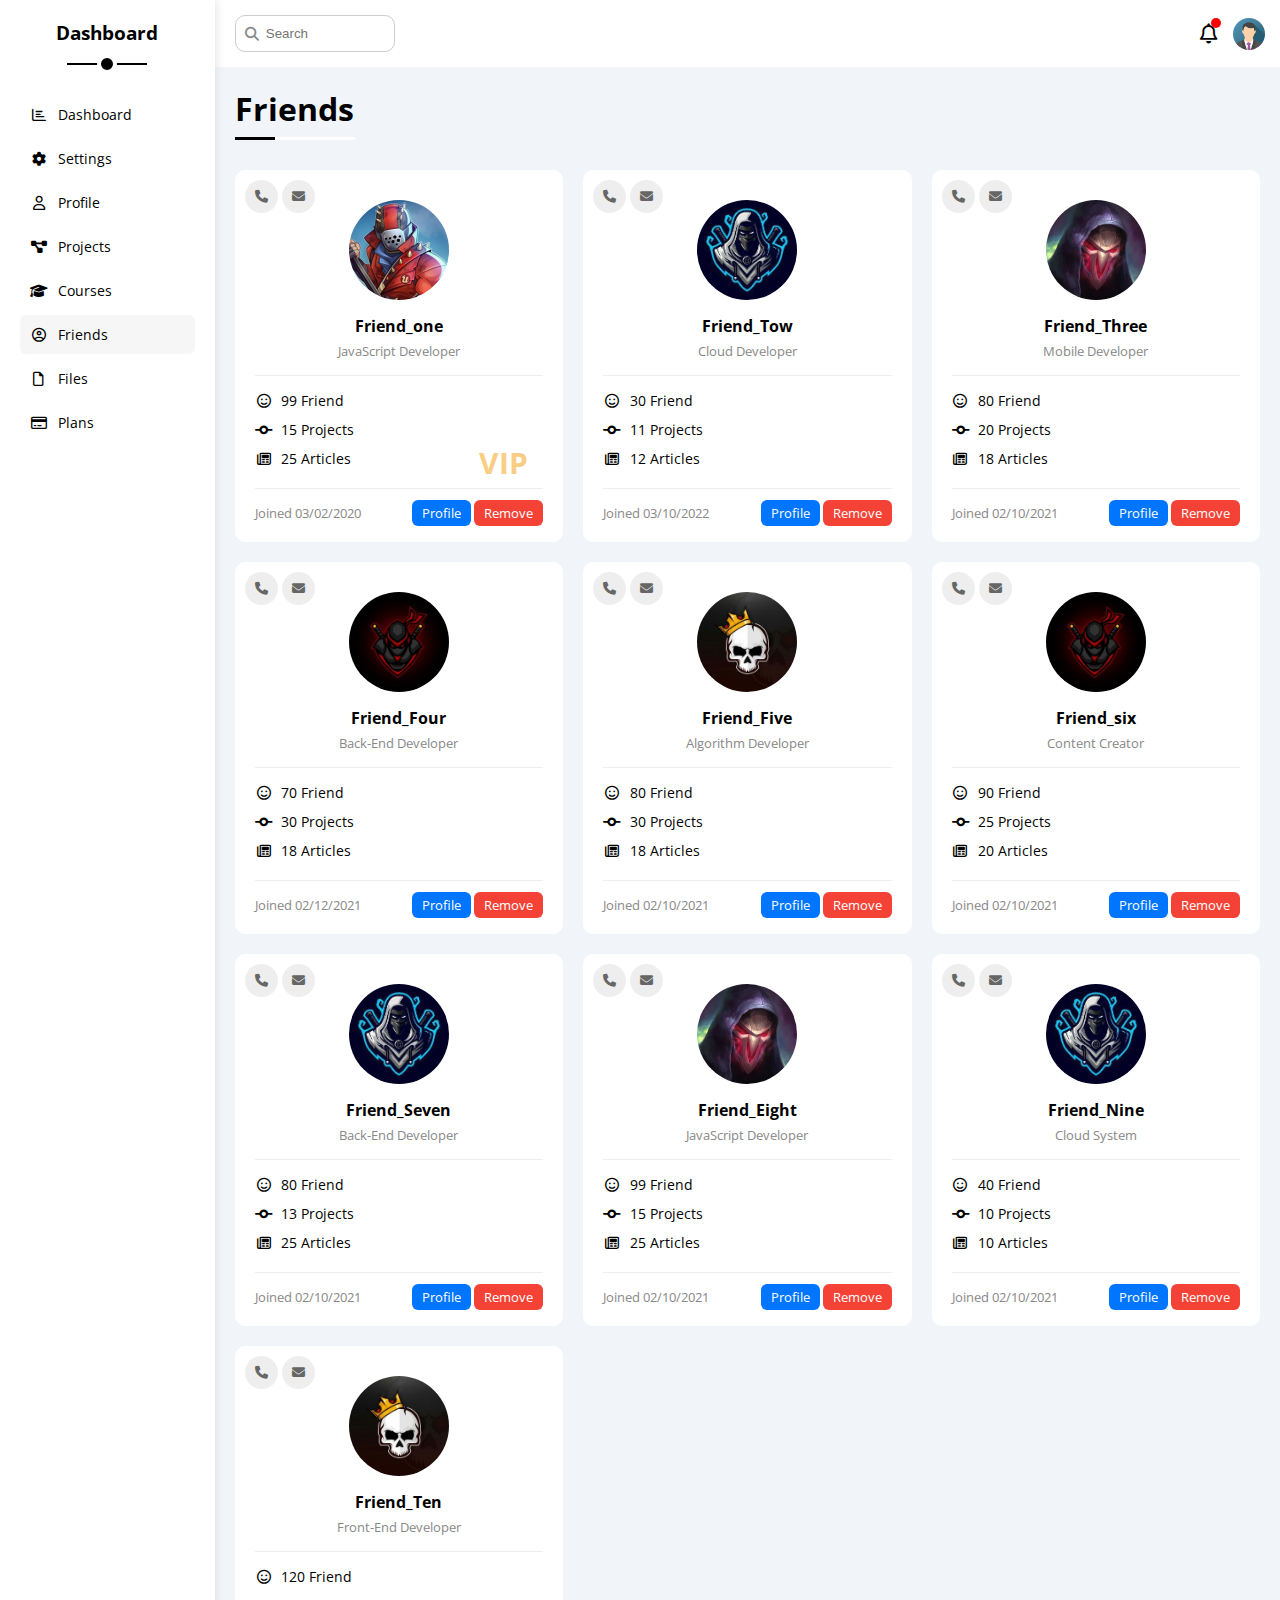
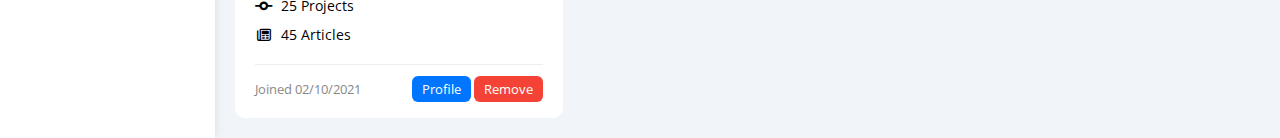
<file: friends.html>
<!DOCTYPE html>
<html lang="en">
  <head>
    <meta charset="UTF-8" />
    <meta http-equiv="X-UA-Compatible" content="ie=edge" />
    <meta name="viewport" content="width=device-width, initial-scale=1.0" />
    <!-- Font Awesome Library -->
    <link rel="stylesheet" href="css/all.min.css" />
    <!-- Framework CSS File -->
    <link rel="stylesheet" href="css/framework.css" />
    <!-- Main Template CSS File -->
    <link rel="stylesheet" href="css/master.css" />
    <title>Dashboard</title>
    <!-- Google Fonts -->
    <link rel="preconnect" href="https://fonts.googleapis.com" />
    <link rel="preconnect" href="https://fonts.gstatic.com" crossorigin />
    <link
      href="https://fonts.googleapis.com/css2?family=Open+Sans:wght@300;500&display=swap"
      rel="stylesheet"
    />
  </head>
  <body>
    <div class="page d-flex">
      <!-- Start Sidebar -->
      <div class="sidebar bg-white p-20 p-relative">
        <h3 class="p-relative text-c mt-0">Dashboard</h3>
        <ul>
          <li>
            <a
              class="d-flex align-center fs-14 c-black rad-6 p-10"
              href="index.html"
              title="Dashboard"
            >
              <i class="fa-regular fa-chart-bar fa-fw"></i>
              <span class="hide-mobile">Dashboard</span>
            </a>
          </li>
          <li>
            <a
              class="d-flex align-center fs-14 c-black rad-6 p-10"
              href="settings.html"
              title="Settings"
            >
              <i class="fa-solid fa-gear fa-fw"></i>
              <span class="hide-mobile">Settings</span>
            </a>
          </li>
          <li>
            <a
              class="d-flex align-center fs-14 c-black rad-6 p-10"
              href="profile.html"
              title="Profile"
            >
              <i class="fa-regular fa-user fa-fw"></i>
              <span class="hide-mobile">Profile</span>
            </a>
          </li>
          <li>
            <a
              class="d-flex align-center fs-14 c-black rad-6 p-10"
              href="projects.html"
              title="Projects"
            >
              <i class="fa-solid fa-diagram-project fa-fw"></i>
              <span class="hide-mobile">Projects</span>
            </a>
          </li>
          <li>
            <a
              class="d-flex align-center fs-14 c-black rad-6 p-10"
              href="courses.html"
              title="Courses"
            >
              <i class="fa-solid fa-graduation-cap fa-fw"></i>
              <span class="hide-mobile">Courses</span>
            </a>
          </li>
          <li>
            <a
              class="active d-flex align-center fs-14 c-black rad-6 p-10"
              href="friends.html"
              title="Friends"
            >
              <i class="fa-regular fa-circle-user fa-fw"></i>
              <span class="hide-mobile">Friends</span>
            </a>
          </li>
          <li>
            <a
              class="d-flex align-center fs-14 c-black rad-6 p-10"
              href="files.html"
              title="Files"
            >
              <i class="fa-regular fa-file fa-fw"></i>
              <span class="hide-mobile">Files</span>
            </a>
          </li>
          <li>
            <a
              class="d-flex align-center fs-14 c-black rad-6 p-10"
              href="plans.html"
              title="Plans"
            >
              <i class="fa-regular fa-credit-card fa-fw"></i>
              <span class="hide-mobile">Plans</span>
            </a>
          </li>
        </ul>
      </div>
      <!-- End Sidebar -->
      <!-- Start Page Content -->
      <div class="content w-full">
        <!-- Start Header page-->
        <div class="head bg-white p-15 between-flex">
          <div class="search p-relative">
            <input
              class="p-10 bord-1-ccc rad-10"
              type="search"
              placeholder="Search"
            />
          </div>
          <div class="icons d-flex align-center">
            <span class="notification p-relative">
              <i class="fa-regular fa-bell fa-lg"></i>
            </span>
            <img src="imgs/avatar.png" alt="" id="#profile" />
          </div>
        </div>
        <!-- End Head Header page -->
        <!-- Start Friends-page -->
        <h1 class="p-relative">Friends</h1>
        <div class="friends-page d-grid gap-20 m-20">
          <!-- Start Friend_1 -->
          <div class="friend bg-white rad-10 p-20 p-relative">
            <div class="contact">
              <i class="fa-solid fa-phone"></i>
              <i class="fa-solid fa-envelope"></i>
            </div>
            <div class="interface text-c bord-bt-1-eee pb-15">
              <img
                class="rad-half mt-10 mb-10 w-100 h-100"
                src="imgs/friend-01.jpg"
                alt="friend-01"
              />
              <h4 class="m-0">Friend_one</h4>
              <p class="c-grey fs-13 mt-5 mb-0">JavaScript Developer</p>
            </div>
            <div class="icons fs-14 p-relative bord-bt-1-eee pb-10 pt-15">
              <div class="mb-10">
                <i class="fa-regular fa-face-smile fa-fw mr-5"></i>
                <span>99 Friend</span>
              </div>
              <div class="mb-10">
                <i class="fa-solid fa-code-commit fa-fw mr-5"></i>
                <span>15 Projects</span>
              </div>
              <div class="mb-10">
                <i class="fa-regular fa-newspaper fa-fw mr-5"></i>
                <span>25 Articles</span>
              </div>
              <span class="vip fw-bold c-orange">vip</span>
            </div>
            <div class="info between-flex fs-13 pt-15">
              <div class="date">
                <span class="c-grey">Joined 03/02/2020</span>
              </div>
              <div class="pro">
                <a class="btn-shape bg-blue c-white" href="#">Profile</a>
                <a class="btn-shape bg-red c-white" href="#">Remove</a>
              </div>
            </div>
          </div>
          <!-- End Friend_1 -->
          <!-- Start Friend_2 -->
          <div class="friend bg-white rad-10 p-20 p-relative">
            <div class="contact">
              <i class="fa-solid fa-phone"></i>
              <i class="fa-solid fa-envelope"></i>
            </div>
            <div class="interface text-c bord-bt-1-eee pb-15">
              <img
                class="rad-half mt-10 mb-10 w-100 h-100"
                src="imgs/friend-02.jpg"
                alt="friend-02"
              />
              <h4 class="m-0">Friend_Tow</h4>
              <p class="c-grey fs-13 mt-5 mb-0">Cloud Developer</p>
            </div>
            <div class="icons fs-14 p-relative bord-bt-1-eee pb-10 pt-15">
              <div class="mb-10">
                <i class="fa-regular fa-face-smile fa-fw mr-5"></i>
                <span>30 Friend</span>
              </div>
              <div class="mb-10">
                <i class="fa-solid fa-code-commit fa-fw mr-5"></i>
                <span>11 Projects</span>
              </div>
              <div class="mb-10">
                <i class="fa-regular fa-newspaper fa-fw mr-5"></i>
                <span>12 Articles</span>
              </div>
            </div>
            <div class="info between-flex fs-13 pt-15">
              <div class="date">
                <span class="c-grey">Joined 03/10/2022</span>
              </div>
              <div class="pro">
                <a class="btn-shape bg-blue c-white" href="#">Profile</a>
                <a class="btn-shape bg-red c-white" href="#">Remove</a>
              </div>
            </div>
          </div>
          <!-- End Friend_2 -->
          <!-- Start Friend_3 -->
          <div class="friend bg-white rad-10 p-20 p-relative">
            <div class="contact">
              <i class="fa-solid fa-phone"></i>
              <i class="fa-solid fa-envelope"></i>
            </div>
            <div class="interface text-c bord-bt-1-eee pb-15">
              <img
                class="rad-half mt-10 mb-10 w-100 h-100"
                src="imgs/friend-03.jpg"
                alt="friend-03"
              />
              <h4 class="m-0">Friend_Three</h4>
              <p class="c-grey fs-13 mt-5 mb-0">Mobile Developer</p>
            </div>
            <div class="icons fs-14 p-relative bord-bt-1-eee pb-10 pt-15">
              <div class="mb-10">
                <i class="fa-regular fa-face-smile fa-fw mr-5"></i>
                <span>80 Friend</span>
              </div>
              <div class="mb-10">
                <i class="fa-solid fa-code-commit fa-fw mr-5"></i>
                <span>20 Projects</span>
              </div>
              <div class="mb-10">
                <i class="fa-regular fa-newspaper fa-fw mr-5"></i>
                <span>18 Articles</span>
              </div>
            </div>
            <div class="info between-flex fs-13 pt-15">
              <div class="date">
                <span class="c-grey">Joined 02/10/2021</span>
              </div>
              <div class="pro">
                <a class="btn-shape bg-blue c-white" href="#">Profile</a>
                <a class="btn-shape bg-red c-white" href="#">Remove</a>
              </div>
            </div>
          </div>
          <!-- End Friend_3 -->
          <!-- Start Friend_4 -->
          <div class="friend bg-white rad-10 p-20 p-relative">
            <div class="contact">
              <i class="fa-solid fa-phone"></i>
              <i class="fa-solid fa-envelope"></i>
            </div>
            <div class="interface text-c bord-bt-1-eee pb-15">
              <img
                class="rad-half mt-10 mb-10 w-100 h-100"
                src="imgs/friend-04.jpg"
                alt="friend-04"
              />
              <h4 class="m-0">Friend_Four</h4>
              <p class="c-grey fs-13 mt-5 mb-0">Back-End Developer</p>
            </div>
            <div class="icons fs-14 p-relative bord-bt-1-eee pb-10 pt-15">
              <div class="mb-10">
                <i class="fa-regular fa-face-smile fa-fw mr-5"></i>
                <span>70 Friend</span>
              </div>
              <div class="mb-10">
                <i class="fa-solid fa-code-commit fa-fw mr-5"></i>
                <span>30 Projects</span>
              </div>
              <div class="mb-10">
                <i class="fa-regular fa-newspaper fa-fw mr-5"></i>
                <span>18 Articles</span>
              </div>
            </div>
            <div class="info between-flex fs-13 pt-15">
              <div class="date">
                <span class="c-grey">Joined 02/12/2021</span>
              </div>
              <div class="pro">
                <a class="btn-shape bg-blue c-white" href="#">Profile</a>
                <a class="btn-shape bg-red c-white" href="#">Remove</a>
              </div>
            </div>
          </div>
          <!-- End Friend_4 -->
          <!-- Start Friend_5 -->
          <div class="friend bg-white rad-10 p-20 p-relative">
            <div class="contact">
              <i class="fa-solid fa-phone"></i>
              <i class="fa-solid fa-envelope"></i>
            </div>
            <div class="interface text-c bord-bt-1-eee pb-15">
              <img
                class="rad-half mt-10 mb-10 w-100 h-100"
                src="imgs/friend-05.jpg"
                alt="friend-05"
              />
              <h4 class="m-0">Friend_Five</h4>
              <p class="c-grey fs-13 mt-5 mb-0">Algorithm Developer</p>
            </div>
            <div class="icons fs-14 p-relative bord-bt-1-eee pb-10 pt-15">
              <div class="mb-10">
                <i class="fa-regular fa-face-smile fa-fw mr-5"></i>
                <span>80 Friend</span>
              </div>
              <div class="mb-10">
                <i class="fa-solid fa-code-commit fa-fw mr-5"></i>
                <span>30 Projects</span>
              </div>
              <div class="mb-10">
                <i class="fa-regular fa-newspaper fa-fw mr-5"></i>
                <span>18 Articles</span>
              </div>
            </div>
            <div class="info between-flex fs-13 pt-15">
              <div class="date">
                <span class="c-grey">Joined 02/10/2021</span>
              </div>
              <div class="pro">
                <a class="btn-shape bg-blue c-white" href="#">Profile</a>
                <a class="btn-shape bg-red c-white" href="#">Remove</a>
              </div>
            </div>
          </div>
          <!-- End Friend_5 -->
          <!-- Start Friend_6 -->
          <div class="friend bg-white rad-10 p-20 p-relative">
            <div class="contact">
              <i class="fa-solid fa-phone"></i>
              <i class="fa-solid fa-envelope"></i>
            </div>
            <div class="interface text-c bord-bt-1-eee pb-15">
              <img
                class="rad-half mt-10 mb-10 w-100 h-100"
                src="imgs/friend-04.jpg"
                alt="friend-04"
              />
              <h4 class="m-0">Friend_six</h4>
              <p class="c-grey fs-13 mt-5 mb-0">Content Creator</p>
            </div>
            <div class="icons fs-14 p-relative bord-bt-1-eee pb-10 pt-15">
              <div class="mb-10">
                <i class="fa-regular fa-face-smile fa-fw mr-5"></i>
                <span>90 Friend</span>
              </div>
              <div class="mb-10">
                <i class="fa-solid fa-code-commit fa-fw mr-5"></i>
                <span>25 Projects</span>
              </div>
              <div class="mb-10">
                <i class="fa-regular fa-newspaper fa-fw mr-5"></i>
                <span>20 Articles</span>
              </div>
            </div>
            <div class="info between-flex fs-13 pt-15">
              <div class="date">
                <span class="c-grey">Joined 02/10/2021</span>
              </div>
              <div class="pro">
                <a class="btn-shape bg-blue c-white" href="#">Profile</a>
                <a class="btn-shape bg-red c-white" href="#">Remove</a>
              </div>
            </div>
          </div>
          <!-- End Friend_6 -->
          <!-- Start Friend_7 -->
          <div class="friend bg-white rad-10 p-20 p-relative">
            <div class="contact">
              <i class="fa-solid fa-phone"></i>
              <i class="fa-solid fa-envelope"></i>
            </div>
            <div class="interface text-c bord-bt-1-eee pb-15">
              <img
                class="rad-half mt-10 mb-10 w-100 h-100"
                src="imgs/friend-02.jpg"
                alt="friend-02"
              />
              <h4 class="m-0">Friend_Seven</h4>
              <p class="c-grey fs-13 mt-5 mb-0">Back-End Developer</p>
            </div>
            <div class="icons fs-14 p-relative bord-bt-1-eee pb-10 pt-15">
              <div class="mb-10">
                <i class="fa-regular fa-face-smile fa-fw mr-5"></i>
                <span>80 Friend</span>
              </div>
              <div class="mb-10">
                <i class="fa-solid fa-code-commit fa-fw mr-5"></i>
                <span>13 Projects</span>
              </div>
              <div class="mb-10">
                <i class="fa-regular fa-newspaper fa-fw mr-5"></i>
                <span>25 Articles</span>
              </div>
            </div>
            <div class="info between-flex fs-13 pt-15">
              <div class="date">
                <span class="c-grey">Joined 02/10/2021</span>
              </div>
              <div class="pro">
                <a class="btn-shape bg-blue c-white" href="#">Profile</a>
                <a class="btn-shape bg-red c-white" href="#">Remove</a>
              </div>
            </div>
          </div>
          <!-- End Friend_7 -->
          <!-- Start Friend_8 -->
          <div class="friend bg-white rad-10 p-20 p-relative">
            <div class="contact">
              <i class="fa-solid fa-phone"></i>
              <i class="fa-solid fa-envelope"></i>
            </div>
            <div class="interface text-c bord-bt-1-eee pb-15">
              <img
                class="rad-half mt-10 mb-10 w-100 h-100"
                src="imgs/friend-03.jpg"
                alt="friend-03"
              />
              <h4 class="m-0">Friend_Eight</h4>
              <p class="c-grey fs-13 mt-5 mb-0">JavaScript Developer</p>
            </div>
            <div class="icons fs-14 p-relative bord-bt-1-eee pb-10 pt-15">
              <div class="mb-10">
                <i class="fa-regular fa-face-smile fa-fw mr-5"></i>
                <span>99 Friend</span>
              </div>
              <div class="mb-10">
                <i class="fa-solid fa-code-commit fa-fw mr-5"></i>
                <span>15 Projects</span>
              </div>
              <div class="mb-10">
                <i class="fa-regular fa-newspaper fa-fw mr-5"></i>
                <span>25 Articles</span>
              </div>
            </div>
            <div class="info between-flex fs-13 pt-15">
              <div class="date">
                <span class="c-grey">Joined 02/10/2021</span>
              </div>
              <div class="pro">
                <a class="btn-shape bg-blue c-white" href="#">Profile</a>
                <a class="btn-shape bg-red c-white" href="#">Remove</a>
              </div>
            </div>
          </div>
          <!-- End Friend_8 -->
          <!-- Start Friend_9 -->
          <div class="friend bg-white rad-10 p-20 p-relative">
            <div class="contact">
              <i class="fa-solid fa-phone"></i>
              <i class="fa-solid fa-envelope"></i>
            </div>
            <div class="interface text-c bord-bt-1-eee pb-15">
              <img
                class="rad-half mt-10 mb-10 w-100 h-100"
                src="imgs/friend-02.jpg"
                alt="friend-02"
              />
              <h4 class="m-0">Friend_Nine</h4>
              <p class="c-grey fs-13 mt-5 mb-0">Cloud System</p>
            </div>
            <div class="icons fs-14 p-relative bord-bt-1-eee pb-10 pt-15">
              <div class="mb-10">
                <i class="fa-regular fa-face-smile fa-fw mr-5"></i>
                <span>40 Friend</span>
              </div>
              <div class="mb-10">
                <i class="fa-solid fa-code-commit fa-fw mr-5"></i>
                <span>10 Projects</span>
              </div>
              <div class="mb-10">
                <i class="fa-regular fa-newspaper fa-fw mr-5"></i>
                <span>10 Articles</span>
              </div>
            </div>
            <div class="info between-flex fs-13 pt-15">
              <div class="date">
                <span class="c-grey">Joined 02/10/2021</span>
              </div>
              <div class="pro">
                <a class="btn-shape bg-blue c-white" href="#">Profile</a>
                <a class="btn-shape bg-red c-white" href="#">Remove</a>
              </div>
            </div>
          </div>
          <!-- End Friend_9 -->
          <!-- Start Friend_10 -->
          <div class="friend bg-white rad-10 p-20 p-relative">
            <div class="contact">
              <i class="fa-solid fa-phone"></i>
              <i class="fa-solid fa-envelope"></i>
            </div>
            <div class="interface text-c bord-bt-1-eee pb-15">
              <img
                class="rad-half mt-10 mb-10 w-100 h-100"
                src="imgs/friend-05.jpg"
                alt="friend-05"
              />
              <h4 class="m-0">Friend_Ten</h4>
              <p class="c-grey fs-13 mt-5 mb-0">Front-End Developer</p>
            </div>
            <div class="icons fs-14 p-relative bord-bt-1-eee pb-10 pt-15">
              <div class="mb-10">
                <i class="fa-regular fa-face-smile fa-fw mr-5"></i>
                <span>120 Friend</span>
              </div>
              <div class="mb-10">
                <i class="fa-solid fa-code-commit fa-fw mr-5"></i>
                <span>25 Projects</span>
              </div>
              <div class="mb-10">
                <i class="fa-regular fa-newspaper fa-fw mr-5"></i>
                <span>45 Articles</span>
              </div>
            </div>
            <div class="info between-flex fs-13 pt-15">
              <div class="date">
                <span class="c-grey">Joined 02/10/2021</span>
              </div>
              <div class="pro">
                <a class="btn-shape bg-blue c-white" href="#">Profile</a>
                <a class="btn-shape bg-red c-white" href="#">Remove</a>
              </div>
            </div>
          </div>
          <!-- End Friend_10 -->
        </div>
        <!-- End Friends-page -->
      </div>
      <!-- End Page Content -->
    </div>
  </body>
</html>

<!-- <label>
    <input class="toggle-checkbox" type="checkbox" checked>
    <div class="toggle-switch"></div>
</label> -->
</file>
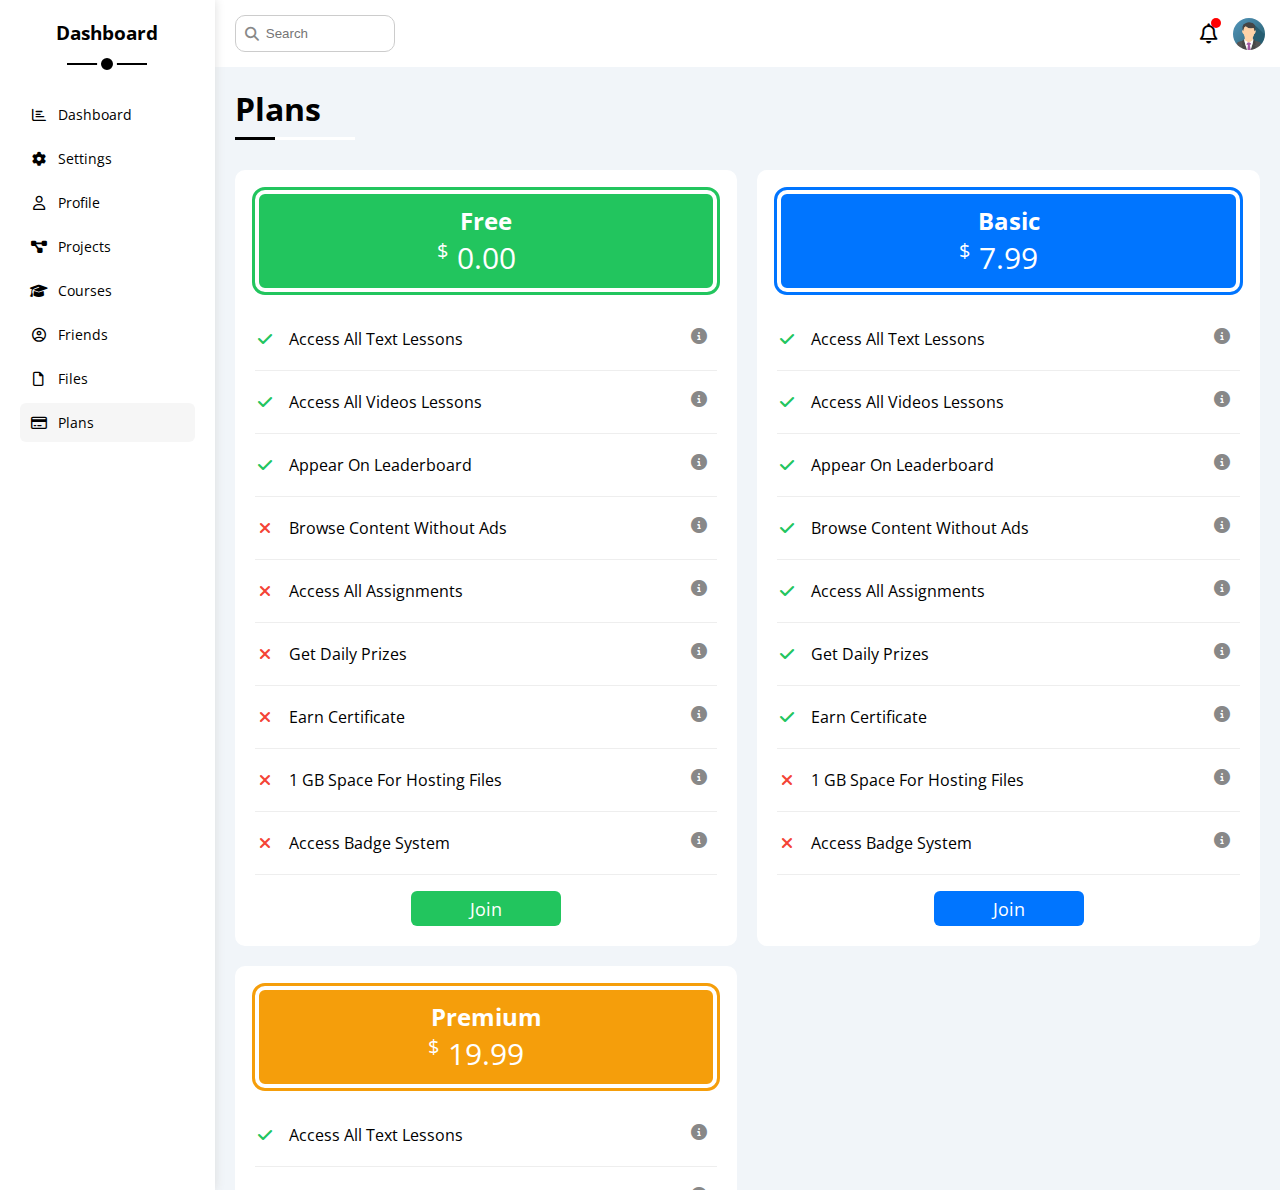
<file: plans.html>
<!DOCTYPE html>
<html lang="en">
  <head>
    <meta charset="UTF-8" />
    <meta http-equiv="X-UA-Compatible" content="ie=edge" />
    <meta name="viewport" content="width=device-width, initial-scale=1.0" />
    <!-- Font Awesome Library -->
    <link rel="stylesheet" href="css/all.min.css" />
    <!-- Framework CSS File -->
    <link rel="stylesheet" href="css/framework.css" />
    <!-- Main Template CSS File -->
    <link rel="stylesheet" href="css/master.css" />
    <title>Dashboard</title>
    <!-- Google Fonts -->
    <link rel="preconnect" href="https://fonts.googleapis.com" />
    <link rel="preconnect" href="https://fonts.gstatic.com" crossorigin />
    <link
      href="https://fonts.googleapis.com/css2?family=Open+Sans:wght@300;500&display=swap"
      rel="stylesheet"
    />
  </head>
  <body>
    <div class="page d-flex">
      <!-- Start Sidebar -->
      <div class="sidebar bg-white p-20 p-relative">
        <h3 class="p-relative text-c mt-0">Dashboard</h3>
        <ul>
          <li>
            <a
              class="d-flex align-center fs-14 c-black rad-6 p-10"
              href="index.html"
              title="Dashboard"
            >
              <i class="fa-regular fa-chart-bar fa-fw"></i>
              <span class="hide-mobile">Dashboard</span>
            </a>
          </li>
          <li>
            <a
              class="d-flex align-center fs-14 c-black rad-6 p-10"
              href="settings.html"
              title="Settings"
            >
              <i class="fa-solid fa-gear fa-fw"></i>
              <span class="hide-mobile">Settings</span>
            </a>
          </li>
          <li>
            <a
              class="d-flex align-center fs-14 c-black rad-6 p-10"
              href="profile.html"
              title="Profile"
            >
              <i class="fa-regular fa-user fa-fw"></i>
              <span class="hide-mobile">Profile</span>
            </a>
          </li>
          <li>
            <a
              class="d-flex align-center fs-14 c-black rad-6 p-10"
              href="projects.html"
              title="Projects"
            >
              <i class="fa-solid fa-diagram-project fa-fw"></i>
              <span class="hide-mobile">Projects</span>
            </a>
          </li>
          <li>
            <a
              class="d-flex align-center fs-14 c-black rad-6 p-10"
              href="courses.html"
              title="Courses"
            >
              <i class="fa-solid fa-graduation-cap fa-fw"></i>
              <span class="hide-mobile">Courses</span>
            </a>
          </li>
          <li>
            <a
              class="d-flex align-center fs-14 c-black rad-6 p-10"
              href="friends.html"
              title="Friends"
            >
              <i class="fa-regular fa-circle-user fa-fw"></i>
              <span class="hide-mobile">Friends</span>
            </a>
          </li>
          <li>
            <a
              class="d-flex align-center fs-14 c-black rad-6 p-10"
              href="files.html"
              title="Files"
            >
              <i class="fa-regular fa-file fa-fw"></i>
              <span class="hide-mobile">Files</span>
            </a>
          </li>
          <li>
            <a
              class="active d-flex align-center fs-14 c-black rad-6 p-10"
              href="plans.html"
              title="Plans"
            >
              <i class="fa-regular fa-credit-card fa-fw"></i>
              <span class="hide-mobile">Plans</span>
            </a>
          </li>
        </ul>
      </div>
      <!-- End Sidebar -->
      <!-- Start Page Content -->
      <div class="content w-full">
        <!-- Start Header page-->
        <div class="head bg-white p-15 between-flex">
          <div class="search p-relative">
            <input
              class="p-10 bord-1-ccc rad-10"
              type="search"
              placeholder="Search"
            />
          </div>
          <div class="icons d-flex align-center">
            <span class="notification p-relative">
              <i class="fa-regular fa-bell fa-lg"></i>
            </span>
            <img src="imgs/avatar.png" alt="" id="#profile" />
          </div>
        </div>
        <!-- End Head Header page -->
        <!-- Start Plans-page -->
        <h1 class="p-relative">Plans</h1>
        <div class="plans-page d-grid gap-20 m-20">
          <!-- Start Plan-one -->
          <div class="plan bg-white p-20 green rad-10">
            <div class="top bg-green text-c p-10 outline-c-green">
              <h2 class="m-0 c-white">Free</h2>
              <div class="price c-white"><span>$</span>0.00</div>
            </div>
            <ul>
              <li>
                <i class="fa-solid fa-check fa-fw yes"></i>
                <span>Access All Text Lessons</span>
                <i class="fa-solid fa-circle-info help"></i>
              </li>
              <li>
                <i class="fa-solid fa-check fa-fw yes"></i>
                <span>Access All Videos Lessons</span>
                <i class="fa-solid fa-circle-info help"></i>
              </li>
              <li>
                <i class="fa-solid fa-check fa-fw yes"></i>
                <span>Appear On Leaderboard</span>
                <i class="fa-solid fa-circle-info help"></i>
              </li>
              <li>
                <i class="fa-solid fa-xmark fa-fw"></i>
                <span>Browse Content Without Ads</span>
                <i class="fa-solid fa-circle-info help"></i>
              </li>
              <li>
                <i class="fa-solid fa-xmark fa-fw"></i>
                <span>Access All Assignments</span>
                <i class="fa-solid fa-circle-info help"></i>
              </li>
              <li>
                <i class="fa-solid fa-xmark fa-fw"></i>
                <span>Get Daily Prizes</span>
                <i class="fa-solid fa-circle-info help"></i>
              </li>
              <li>
                <i class="fa-solid fa-xmark fa-fw"></i>
                <span>Earn Certificate</span>
                <i class="fa-solid fa-circle-info help"></i>
              </li>
              <li>
                <i class="fa-solid fa-xmark fa-fw"></i>
                <span>1 GB Space For Hosting Files</span>
                <i class="fa-solid fa-circle-info help"></i>
              </li>
              <li>
                <i class="fa-solid fa-xmark fa-fw"></i>
                <span>Access Badge System</span>
                <i class="fa-solid fa-circle-info help"></i>
              </li>
            </ul>
            <a class="btn-shape bg-green c-white" href="#">Join</a>
          </div>
          <!-- End Plan-one -->
          <!-- Start Plan-Tow -->
          <div class="plan bg-white p-20 blue rad-10">
            <div class="top bg-blue text-c p-10 outline-c-blue">
              <h2 class="m-0 c-white">Basic</h2>
              <div class="price c-white"><span>$</span>7.99</div>
            </div>
            <ul>
              <li>
                <i class="fa-solid fa-check fa-fw yes"></i>
                <span>Access All Text Lessons</span>
                <i class="fa-solid fa-circle-info help"></i>
              </li>
              <li>
                <i class="fa-solid fa-check fa-fw yes"></i>
                <span>Access All Videos Lessons</span>
                <i class="fa-solid fa-circle-info help"></i>
              </li>
              <li>
                <i class="fa-solid fa-check fa-fw yes"></i>
                <span>Appear On Leaderboard</span>
                <i class="fa-solid fa-circle-info help"></i>
              </li>
              <li>
                <i class="fa-solid fa-check fa-fw yes"></i>
                <span>Browse Content Without Ads</span>
                <i class="fa-solid fa-circle-info help"></i>
              </li>
              <li>
                <i class="fa-solid fa-check fa-fw yes"></i>
                <span>Access All Assignments</span>
                <i class="fa-solid fa-circle-info help"></i>
              </li>
              <li>
                <i class="fa-solid fa-check fa-fw yes"></i>
                <span>Get Daily Prizes</span>
                <i class="fa-solid fa-circle-info help"></i>
              </li>
              <li>
                <i class="fa-solid fa-check fa-fw yes"></i>
                <span>Earn Certificate</span>
                <i class="fa-solid fa-circle-info help"></i>
              </li>
              <li>
                <i class="fa-solid fa-xmark fa-fw"></i>
                <span>1 GB Space For Hosting Files</span>
                <i class="fa-solid fa-circle-info help"></i>
              </li>
              <li>
                <i class="fa-solid fa-xmark fa-fw"></i>
                <span>Access Badge System</span>
                <i class="fa-solid fa-circle-info help"></i>
              </li>
            </ul>
            <a class="btn-shape bg-blue c-white" href="#">Join</a>
          </div>
          <!-- End Plan-Tow -->
          <!-- Start Plan- Three-->
          <div class="plan bg-white p-20 orange rad-10">
            <div class="top bg-orange text-c p-10 outline-c-orange">
              <h2 class="m-0 c-white">Premium</h2>
              <div class="price c-white"><span>$</span>19.99</div>
            </div>
            <ul>
              <li>
                <i class="fa-solid fa-check fa-fw yes"></i>
                <span>Access All Text Lessons</span>
                <i class="fa-solid fa-circle-info help"></i>
              </li>
              <li>
                <i class="fa-solid fa-check fa-fw yes"></i>
                <span>Access All Videos Lessons</span>
                <i class="fa-solid fa-circle-info help"></i>
              </li>
              <li>
                <i class="fa-solid fa-check fa-fw yes"></i>
                <span>Appear On Leaderboard</span>
                <i class="fa-solid fa-circle-info help"></i>
              </li>
              <li>
                <i class="fa-solid fa-check fa-fw yes"></i>
                <span>Browse Content Without Ads</span>
                <i class="fa-solid fa-circle-info help"></i>
              </li>
              <li>
                <i class="fa-solid fa-check fa-fw yes"></i>
                <span>Access All Assignments</span>
                <i class="fa-solid fa-circle-info help"></i>
              </li>
              <li>
                <i class="fa-solid fa-check fa-fw yes"></i>
                <span>Get Daily Prizes</span>
                <i class="fa-solid fa-circle-info help"></i>
              </li>
              <li>
                <i class="fa-solid fa-check fa-fw yes"></i>
                <span>Earn Certificate</span>
                <i class="fa-solid fa-circle-info help"></i>
              </li>
              <li>
                <i class="fa-solid fa-check fa-fw yes"></i>
                <span>1 GB Space For Hosting Files</span>
                <i class="fa-solid fa-circle-info help"></i>
              </li>
              <li>
                <i class="fa-solid fa-check fa-fw yes"></i>
                <span>Access Badge System</span>
                <i class="fa-solid fa-circle-info help"></i>
              </li>
            </ul>
            <a class="btn-shape bg-orange c-white" href="#">Join</a>
          </div>
          <!-- End Plan-Three -->
        </div>
        <!-- End Plans-page -->
      </div>
      <!-- End Page Content -->
    </div>
  </body>
</html>

<!-- <label>
    <input class="toggle-checkbox" type="checkbox" checked>
    <div class="toggle-switch"></div>
</label> -->
</file>
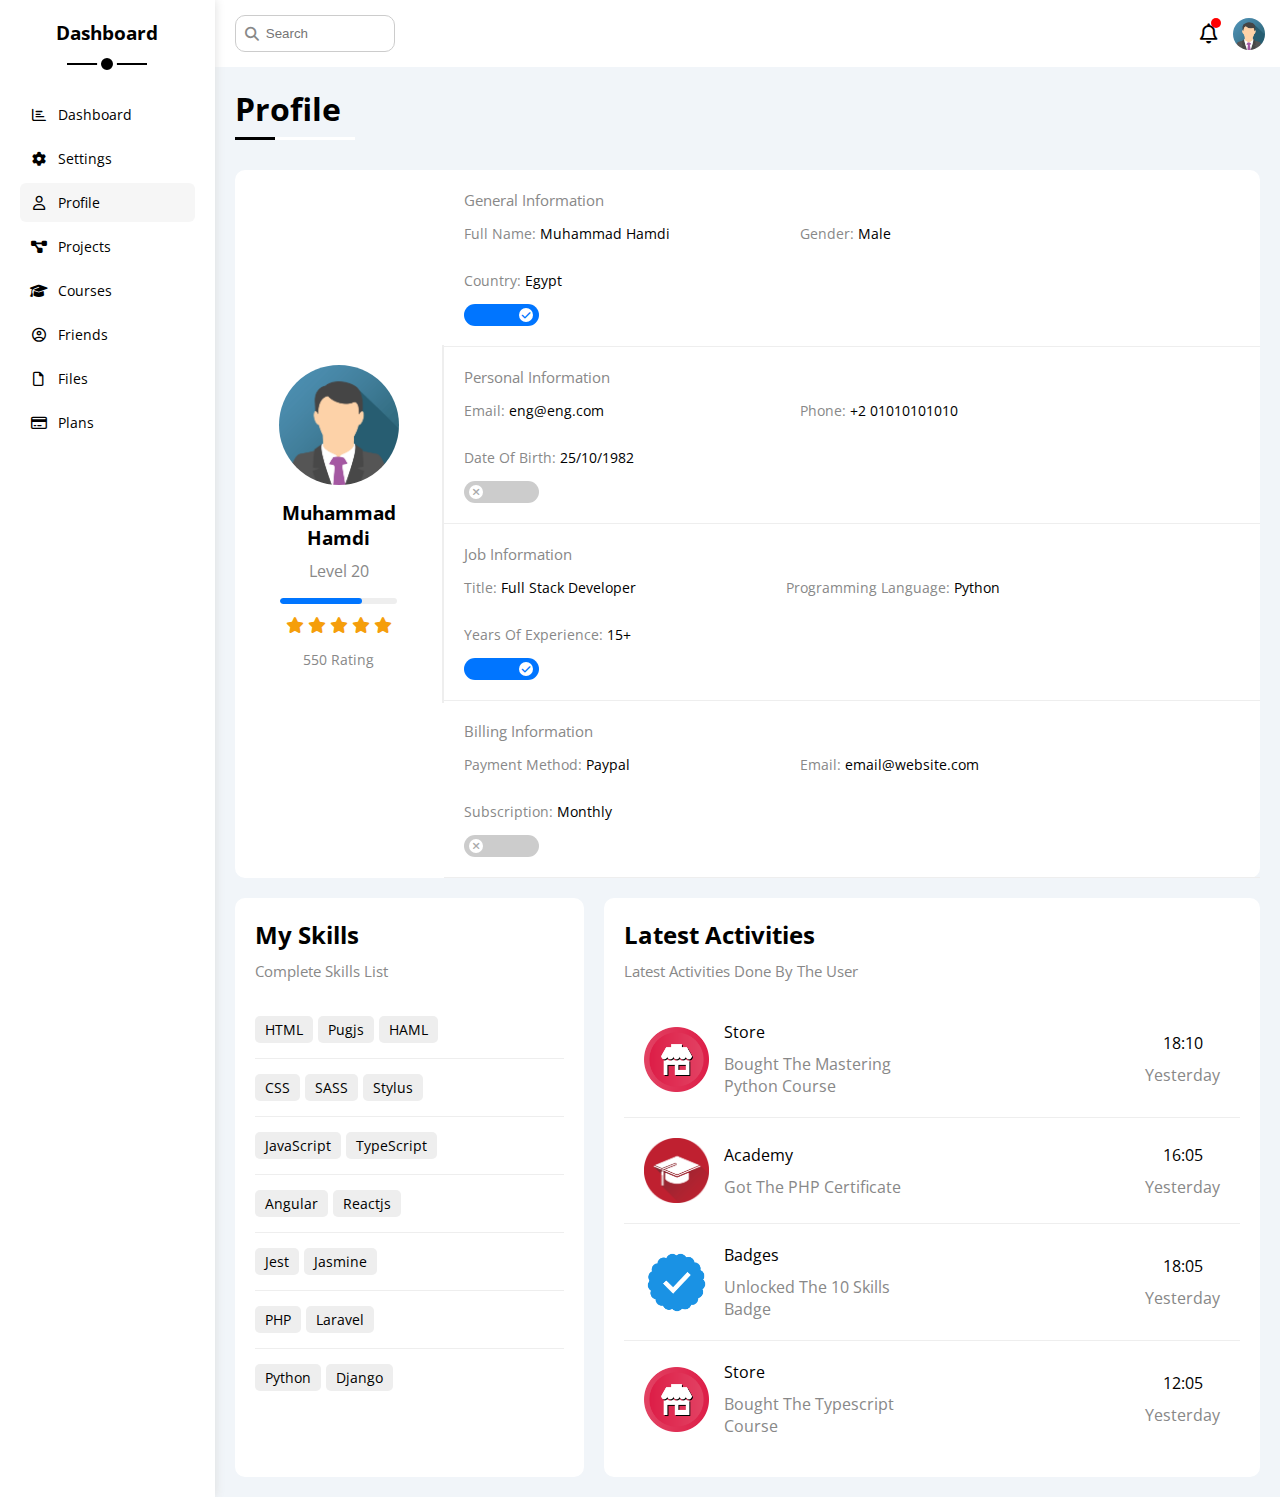
<file: profile.html>
<!DOCTYPE html>
<html lang="en">
  <head>
    <meta charset="UTF-8" />
    <meta http-equiv="X-UA-Compatible" content="ie=edge" />
    <meta name="viewport" content="width=device-width, initial-scale=1.0" />
    <!-- Font Awesome Library -->
    <link rel="stylesheet" href="css/all.min.css" />
    <!-- Framework CSS File -->
    <link rel="stylesheet" href="css/framework.css" />
    <!-- Main Template CSS File -->
    <link rel="stylesheet" href="css/master.css" />
    <title>Dashboard</title>
    <!-- Google Fonts -->
    <link rel="preconnect" href="https://fonts.googleapis.com" />
    <link rel="preconnect" href="https://fonts.gstatic.com" crossorigin />
    <link
      href="https://fonts.googleapis.com/css2?family=Open+Sans:wght@300;500&display=swap"
      rel="stylesheet"
    />
  </head>
  <body>
    <div class="page d-flex">
      <!-- Start Sidebar -->
      <div class="sidebar bg-white p-20 p-relative">
        <h3 class="p-relative text-c mt-0">Dashboard</h3>
        <ul>
          <li>
            <a
              class="d-flex align-center fs-14 c-black rad-6 p-10"
              href="index.html"
              title="Dashboard"
            >
              <i class="fa-regular fa-chart-bar fa-fw"></i>
              <span class="hide-mobile">Dashboard</span>
            </a>
          </li>
          <li>
            <a
              class="d-flex align-center fs-14 c-black rad-6 p-10"
              href="settings.html"
              title="Settings"
            >
              <i class="fa-solid fa-gear fa-fw"></i>
              <span class="hide-mobile">Settings</span>
            </a>
          </li>
          <li>
            <a
              class="active d-flex align-center fs-14 c-black rad-6 p-10"
              href="profile.html"
              title="Profile"
            >
              <i class="fa-regular fa-user fa-fw"></i>
              <span class="hide-mobile">Profile</span>
            </a>
          </li>
          <li>
            <a
              class="d-flex align-center fs-14 c-black rad-6 p-10"
              href="projects.html"
              title="Projects"
            >
              <i class="fa-solid fa-diagram-project fa-fw"></i>
              <span class="hide-mobile">Projects</span>
            </a>
          </li>
          <li>
            <a
              class="d-flex align-center fs-14 c-black rad-6 p-10"
              href="courses.html"
              title="Courses"
            >
              <i class="fa-solid fa-graduation-cap fa-fw"></i>
              <span class="hide-mobile">Courses</span>
            </a>
          </li>
          <li>
            <a
              class="d-flex align-center fs-14 c-black rad-6 p-10"
              href="friends.html"
              title="Friends"
            >
              <i class="fa-regular fa-circle-user fa-fw"></i>
              <span class="hide-mobile">Friends</span>
            </a>
          </li>
          <li>
            <a
              class="d-flex align-center fs-14 c-black rad-6 p-10"
              href="files.html"
              title="Files"
            >
              <i class="fa-regular fa-file fa-fw"></i>
              <span class="hide-mobile">Files</span>
            </a>
          </li>
          <li>
            <a
              class="d-flex align-center fs-14 c-black rad-6 p-10"
              href="plans.html"
              title="Plans"
            >
              <i class="fa-regular fa-credit-card fa-fw"></i>
              <span class="hide-mobile">Plans</span>
            </a>
          </li>
        </ul>
      </div>
      <!-- End Sidebar -->
      <!-- Start Page Content -->
      <div class="content w-full">
        <!-- Start Header page-->
        <div class="head bg-white p-15 between-flex">
          <div class="search p-relative">
            <input
              class="p-10 bord-1-ccc rad-10"
              type="search"
              placeholder="Search"
            />
          </div>
          <div class="icons d-flex align-center">
            <span class="notification p-relative">
              <i class="fa-regular fa-bell fa-lg"></i>
            </span>
            <img src="imgs/avatar.png" alt="" id="#profile" />
          </div>
        </div>
        <!-- End Head Header page -->
        <!-- Start Profile-page -->
        <h1 class="p-relative">Profile</h1>
        <div class="profile-page m-20">
          <!-- Start Overview Widget_1 -->
          <div class="overview bg-white rad-10 d-flex align-center">
            <div class="avatar-box text-c p-20">
              <img class="rad-half mb-10" src="imgs/avatar.png" alt="Avatar" />
              <h3 class="m-0">Muhammad Hamdi</h3>
              <p class="c-grey mt-10">Level 20</p>
              <div class="level rad-6 bg-eee p-relative">
                <span class="bg-blue" style="width: 70%"></span>
              </div>
              <div class="rating mt-10 mb-10">
                <i class="fa-solid fa-star c-orange fa-13"></i>
                <i class="fa-solid fa-star c-orange fa-13"></i>
                <i class="fa-solid fa-star c-orange fa-13"></i>
                <i class="fa-solid fa-star c-orange fa-13"></i>
                <i class="fa-solid fa-star c-orange fa-13"></i>
              </div>
              <p class="c-grey fs-14">550 Rating</p>
            </div>
            <div class="info-box f-wrap fg-1">
              <!-- Start Information Row_1 -->
              <div class="box p-20 between-flex f-wrap">
                <h4 class="c-grey fs-15 m-0 w-full">General Information</h4>
                <div class="fs-14">
                  <p>
                    <span class="c-grey">Full Name: </span>
                    <span>Muhammad Hamdi</span>
                  </p>
                </div>
                <div class="fs-14">
                  <p>
                    <span class="c-grey">Gender: </span>
                    <span>Male</span>
                  </p>
                </div>
                <div class="fs-14">
                  <p>
                    <span class="c-grey">Country: </span>
                    <span>Egypt</span>
                  </p>
                </div>
                <div class="fs-14 w-full">
                  <label>
                    <input class="toggle-checkbox" type="checkbox" checked />
                    <div class="toggle-switch"></div>
                  </label>
                </div>
              </div>
              <!-- End Information Row_1 -->
              <!-- Start Information Row_2 -->
              <div class="box p-20 between-flex f-wrap">
                <h4 class="c-grey fs-15 m-0 w-full">Personal Information</h4>
                <div class="fs-14">
                  <p>
                    <span class="c-grey">Email: </span>
                    <span>eng@eng.com</span>
                  </p>
                </div>
                <div class="fs-14">
                  <p>
                    <span class="c-grey">Phone: </span>
                    <span>+2 01010101010</span>
                  </p>
                </div>
                <div class="fs-14">
                  <p>
                    <span class="c-grey">Date Of Birth: </span>
                    <span>25/10/1982</span>
                  </p>
                </div>
                <div class="fs-14 w-full">
                  <label>
                    <input class="toggle-checkbox" type="checkbox" />
                    <div class="toggle-switch"></div>
                  </label>
                </div>
              </div>
              <!-- End Information Row_2 -->
              <!-- Start Information Row_3 -->
              <div class="box p-20 between-flex f-wrap">
                <h4 class="c-grey fs-15 m-0 w-full">Job Information</h4>
                <div class="fs-14">
                  <p>
                    <span class="c-grey">Title: </span>
                    <span>Full Stack Developer</span>
                  </p>
                </div>
                <div class="fs-14">
                  <p>
                    <span class="c-grey">Programming Language: </span>
                    <span>Python</span>
                  </p>
                </div>
                <div class="fs-14">
                  <p>
                    <span class="c-grey">Years Of Experience: </span>
                    <span>15+</span>
                  </p>
                </div>
                <div class="fs-14 w-full">
                  <label>
                    <input class="toggle-checkbox" type="checkbox" checked />
                    <div class="toggle-switch"></div>
                  </label>
                </div>
              </div>
              <!-- End Information Row_3 -->
              <!-- Start Information Row_4 -->
              <div class="box p-20 between-flex f-wrap">
                <h4 class="c-grey fs-15 m-0 w-full">Billing Information</h4>
                <div class="fs-14">
                  <p>
                    <span class="c-grey">Payment Method: </span>
                    <span>Paypal</span>
                  </p>
                </div>
                <div class="fs-14">
                  <p>
                    <span class="c-grey">Email: </span>
                    <span>email@website.com</span>
                  </p>
                </div>
                <div class="fs-14">
                  <p>
                    <span class="c-grey">Subscription: </span>
                    <span>Monthly</span>
                  </p>
                </div>
                <div class="fs-14 w-full">
                  <label>
                    <input class="toggle-checkbox" type="checkbox" />
                    <div class="toggle-switch"></div>
                  </label>
                </div>
              </div>
              <!-- End Information Row_4 -->
              <!-- End Information Row -->
            </div>
          </div>
          <!-- End Overview     Widget_1 -->
          <!-- Start Other-Data -->
          <div class="other-data d-flex gap-20">
            <!-- Start My-Skills  Widget_2 -->
            <div class="skills-card p-20 bg-white rad-10 mt-20 fg-1">
              <h2 class="mt-0 mb-10">My Skills</h2>
              <p class="mt-0 mb-20 c-grey fs-15">Complete Skills List</p>
              <ul class="m-0 text-c-mobile">
                <li><span>HTML</span><span>Pugjs</span><span>HAML</span></li>
                <li><span>CSS</span><span>SASS</span><span>Stylus</span></li>
                <li><span>JavaScript</span><span>TypeScript</span></li>
                <li><span>Angular</span><span>Reactjs</span></li>
                <li><span>Jest</span><span>Jasmine</span></li>
                <li><span>PHP</span><span>Laravel</span></li>
                <li><span>Python</span><span>Django</span></li>
              </ul>
            </div>
            <!-- End My-Skills  Widget_2 -->
            <!-- Start Latest-Activities  Widget_3 -->
            <div class="activities p-20 bg-white rad-10 mt-20">
              <h2 class="mt-0 mb-10">Latest Activities</h2>
              <p class="mt-0 mb-20 c-grey fs-15">
                Latest Activities Done By The User
              </p>
              <div
                class="activity d-flex align-center text-c-mobile bord-bt-1-eee pb-20"
              >
                <img
                  class="w-65 h-65"
                  src="imgs/activity-01.png"
                  alt="activity-01"
                />
                <div class="info">
                  <span>Store</span>
                  <p>Bought The Mastering Python Course</p>
                </div>
                <div class="date">
                  <span>18:10</span>
                  <p>Yesterday</p>
                </div>
              </div>
              <div
                class="activity d-flex align-center text-c-mobile bord-bt-1-eee pb-15"
              >
                <img
                  class="w-65 h-65"
                  src="imgs/activity-02.png"
                  alt="activity-02"
                />
                <div class="info">
                  <span>Academy</span>
                  <p>Got The PHP Certificate</p>
                </div>
                <div class="date">
                  <span>16:05</span>
                  <p>Yesterday</p>
                </div>
              </div>
              <div
                class="activity d-flex align-center text-c-mobile bord-bt-1-eee pb-20"
              >
                <img
                  class="w-65 h-65"
                  src="imgs/activity-03.png"
                  alt="activity-03"
                />
                <div class="info">
                  <span>Badges</span>
                  <p>Unlocked The 10 Skills Badge</p>
                </div>
                <div class="date">
                  <span>18:05</span>
                  <p>Yesterday</p>
                </div>
              </div>
              <div class="activity d-flex align-center text-c-mobile">
                <img
                  class="w-65 h-65"
                  src="imgs/activity-01.png"
                  alt="activity-03"
                />
                <div class="info">
                  <span>Store</span>
                  <p>Bought The Typescript Course</p>
                </div>
                <div class="date">
                  <span>12:05</span>
                  <p>Yesterday</p>
                </div>
              </div>
            </div>
            <!-- End Latest-Activities  Widget_3 -->
          </div>
          <!-- End Other-Data -->
        </div>
        <!-- End Profile-page -->
      </div>
      <!-- End Page Content -->
    </div>
  </body>
</html>

<!-- <label>
    <input class="toggle-checkbox" type="checkbox" checked>
    <div class="toggle-switch"></div>
</label> -->
</file>
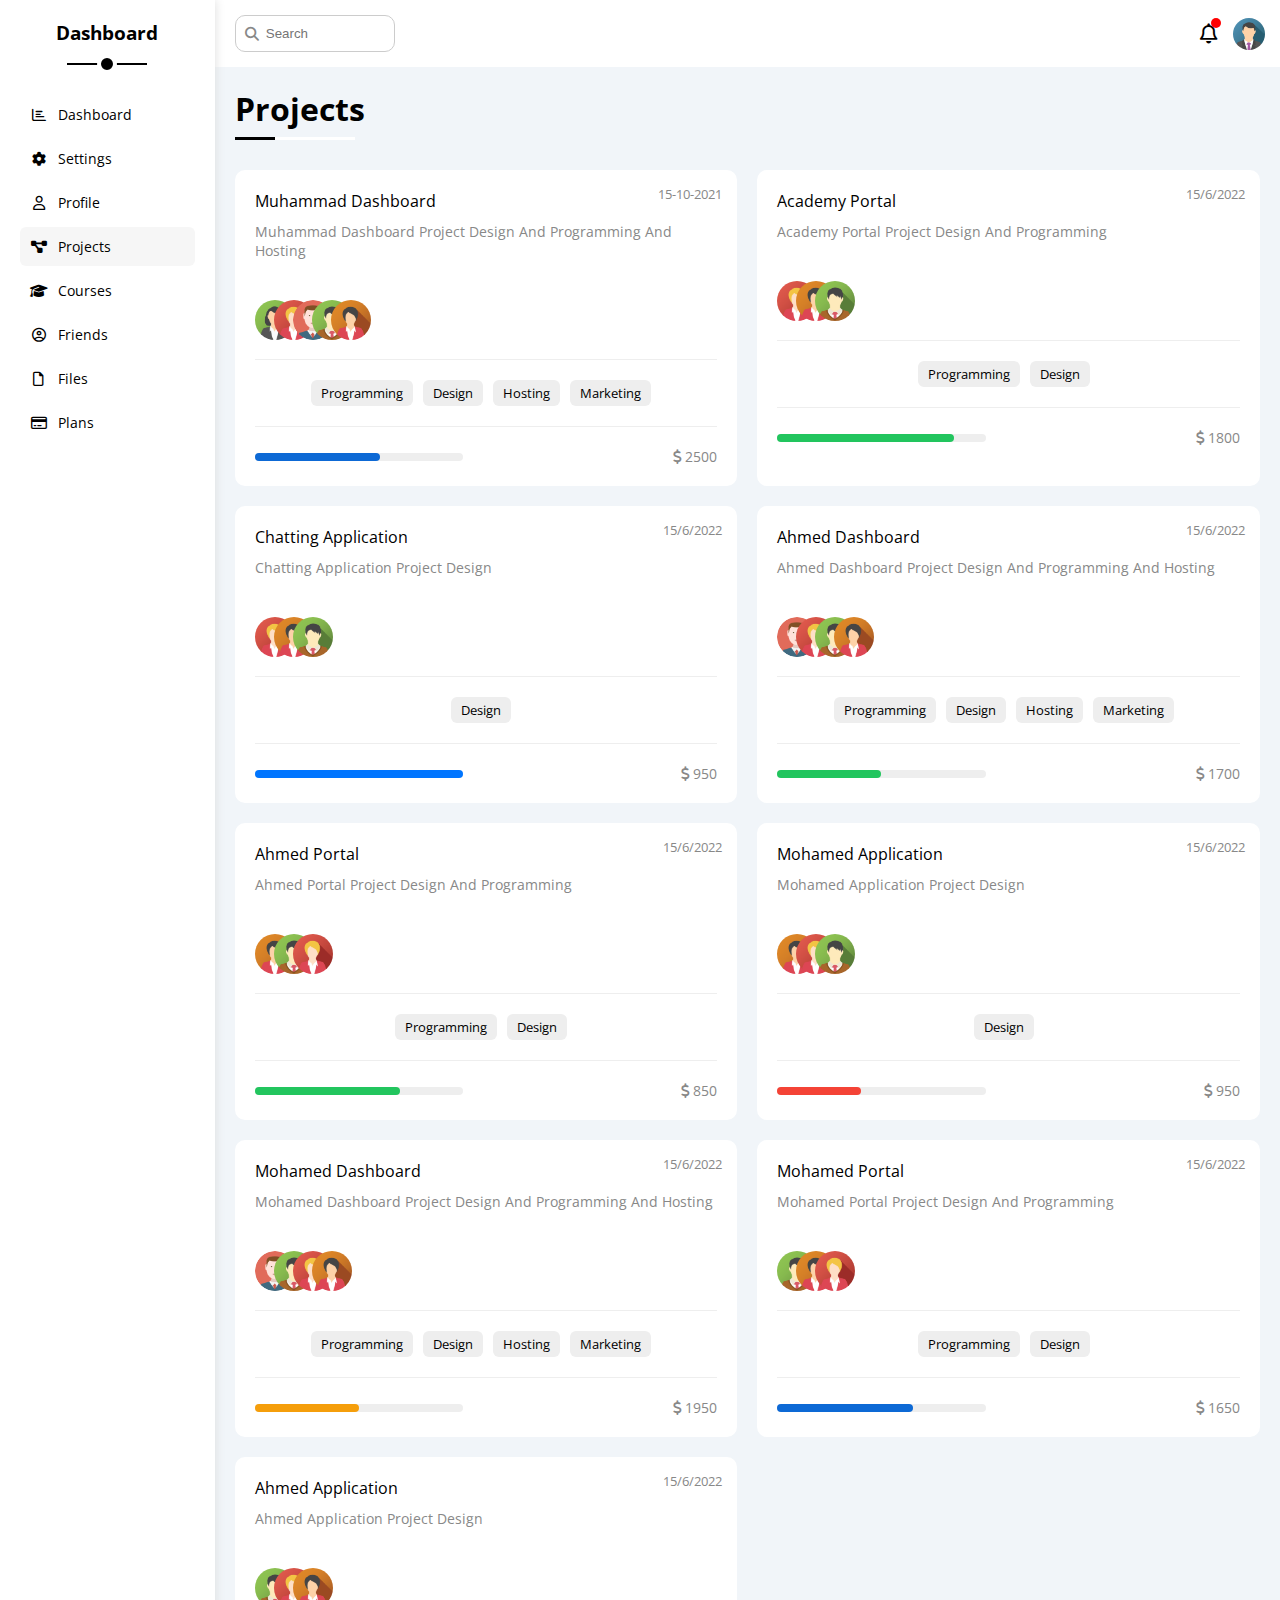
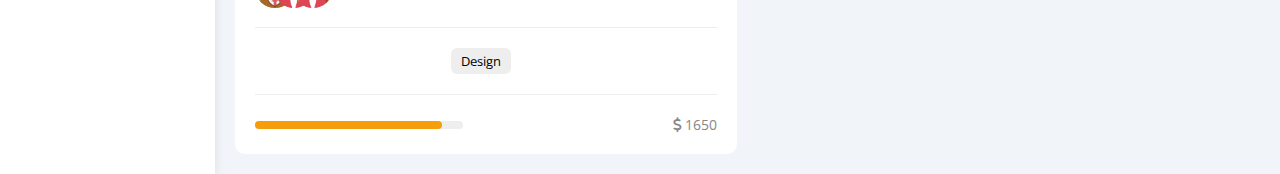
<file: projects.html>
<!DOCTYPE html>
<html lang="en">
  <head>
    <meta charset="UTF-8" />
    <meta http-equiv="X-UA-Compatible" content="ie=edge" />
    <meta name="viewport" content="width=device-width, initial-scale=1.0" />
    <!-- Font Awesome Library -->
    <link rel="stylesheet" href="css/all.min.css" />
    <!-- Framework CSS File -->
    <link rel="stylesheet" href="css/framework.css" />
    <!-- Main Template CSS File -->
    <link rel="stylesheet" href="css/master.css" />
    <title>Dashboard</title>
    <!-- Google Fonts -->
    <link rel="preconnect" href="https://fonts.googleapis.com" />
    <link rel="preconnect" href="https://fonts.gstatic.com" crossorigin />
    <link
      href="https://fonts.googleapis.com/css2?family=Open+Sans:wght@300;500&display=swap"
      rel="stylesheet"
    />
  </head>
  <body>
    <div class="page d-flex">
      <!-- Start Sidebar -->
      <div class="sidebar bg-white p-20 p-relative">
        <h3 class="p-relative text-c mt-0">Dashboard</h3>
        <ul>
          <li>
            <a
              class="d-flex align-center fs-14 c-black rad-6 p-10"
              href="index.html"
              title="Dashboard"
            >
              <i class="fa-regular fa-chart-bar fa-fw"></i>
              <span class="hide-mobile">Dashboard</span>
            </a>
          </li>
          <li>
            <a
              class="d-flex align-center fs-14 c-black rad-6 p-10"
              href="settings.html"
              title="Settings"
            >
              <i class="fa-solid fa-gear fa-fw"></i>
              <span class="hide-mobile">Settings</span>
            </a>
          </li>
          <li>
            <a
              class="d-flex align-center fs-14 c-black rad-6 p-10"
              href="profile.html"
              title="Profile"
            >
              <i class="fa-regular fa-user fa-fw"></i>
              <span class="hide-mobile">Profile</span>
            </a>
          </li>
          <li>
            <a
              class="active d-flex align-center fs-14 c-black rad-6 p-10"
              href="projects.html"
              title="Projects"
            >
              <i class="fa-solid fa-diagram-project fa-fw"></i>
              <span class="hide-mobile">Projects</span>
            </a>
          </li>
          <li>
            <a
              class="d-flex align-center fs-14 c-black rad-6 p-10"
              href="courses.html"
              title="Courses"
            >
              <i class="fa-solid fa-graduation-cap fa-fw"></i>
              <span class="hide-mobile">Courses</span>
            </a>
          </li>
          <li>
            <a
              class="d-flex align-center fs-14 c-black rad-6 p-10"
              href="friends.html"
              title="Friends"
            >
              <i class="fa-regular fa-circle-user fa-fw"></i>
              <span class="hide-mobile">Friends</span>
            </a>
          </li>
          <li>
            <a
              class="d-flex align-center fs-14 c-black rad-6 p-10"
              href="files.html"
              title="Files"
            >
              <i class="fa-regular fa-file fa-fw"></i>
              <span class="hide-mobile">Files</span>
            </a>
          </li>
          <li>
            <a
              class="d-flex align-center fs-14 c-black rad-6 p-10"
              href="plans.html"
              title="Plans"
            >
              <i class="fa-regular fa-credit-card fa-fw"></i>
              <span class="hide-mobile">Plans</span>
            </a>
          </li>
        </ul>
      </div>
      <!-- End Sidebar -->
      <!-- Start Page Content -->
      <div class="content w-full">
        <!-- Start Header page-->
        <div class="head bg-white p-15 between-flex">
          <div class="search p-relative">
            <input
              class="p-10 bord-1-ccc rad-10"
              type="search"
              placeholder="Search"
            />
          </div>
          <div class="icons d-flex align-center">
            <span class="notification p-relative">
              <i class="fa-regular fa-bell fa-lg"></i>
            </span>
            <img src="imgs/avatar.png" alt="" id="#profile" />
          </div>
        </div>
        <!-- End Head Header page -->
        <!-- Start Projects-page -->
        <h1 class="p-relative">Projects</h1>
        <div class="projects-page d-grid gap-20 m-20">
          <!-- Start Project   project_1 -->
          <div class="project bg-white p-20 rad-10 p-relative">
            <span class="date fs-13 c-grey d-block">15-10-2021</span>
            <h4 class="m-0">Muhammad Dashboard</h4>
            <p class="fs-14 c-grey mt-10 mb-10">
              Muhammad Dashboard Project Design And Programming And Hosting
            </p>
            <div class="team bord-bt-1-eee">
              <a href="#"><img src="imgs/team-02.png" alt="team-02" /></a>
              <a href="#"><img src="imgs/team-05.png" alt="team-" /></a>
              <a href="#"><img src="imgs/team-01.png" alt="team-01" /></a>
              <a href="#"><img src="imgs/team-03.png" alt="team-03" /></a>
              <a href="#"><img src="imgs/team-04.png" alt="team-04" /></a>
            </div>
            <div
              class="techs d-flex bord-bt-1-eee mb-10 mt-20 pb-20 text-right"
            >
              <span class="fs-13 btn-shape bg-eee mr-10">Programming</span>
              <span class="fs-13 btn-shape bg-eee mr-10">Design</span>
              <span class="fs-13 btn-shape bg-eee mr-10">Hosting</span>
              <span class="fs-13 btn-shape bg-eee mr-10">Marketing</span>
            </div>
            <div class="info between-flex">
              <div class="prog bg-eee">
                <span
                  class="bg-c-alt-blue bord-c-alt-blue"
                  style="width: 60%"
                  text_fields="60%"
                ></span>
              </div>
              <div class="fs-14 c-grey">
                <i class="fa-solid fa-dollar-sign"></i>
                2500
              </div>
            </div>
          </div>
          <!-- End Overview     project_1 -->
          <!-- Start Project   project_2 -->
          <div class="project bg-white p-20 rad-10 p-relative">
            <span class="date fs-13 c-grey d-block">15/6/2022</span>
            <h4 class="m-0">Academy Portal</h4>
            <p class="fs-14 c-grey mt-10 mb-10">
              Academy Portal Project Design And Programming
            </p>
            <div class="team bord-bt-1-eee">
              <a href="#"><img src="imgs/team-05.png" alt="team-" /></a>
              <a href="#"><img src="imgs/team-04.png" alt="team-04" /></a>
              <a href="#"><img src="imgs/team-03.png" alt="team-03" /></a>
            </div>
            <div
              class="techs d-flex bord-bt-1-eee mb-10 mt-20 pb-20 text-right"
            >
              <span class="fs-13 btn-shape bg-eee mr-10">Programming</span>
              <span class="fs-13 btn-shape bg-eee mr-10">Design</span>
            </div>
            <div class="info between-flex">
              <div class="prog bg-eee">
                <span
                  class="bg-green bord-c-green"
                  style="width: 85%"
                  text_fields="85%"
                ></span>
              </div>
              <div class="fs-14 c-grey">
                <i class="fa-solid fa-dollar-sign"></i>
                1800
              </div>
            </div>
          </div>
          <!-- End Overview     project_2 -->
          <!-- Start Project   project_3 -->
          <div class="project bg-white p-20 rad-10 p-relative">
            <span class="date fs-13 c-grey d-block">15/6/2022</span>
            <h4 class="m-0">Chatting Application</h4>
            <p class="fs-14 c-grey mt-10 mb-10">
              Chatting Application Project Design
            </p>
            <div class="team bord-bt-1-eee">
              <a href="#"><img src="imgs/team-05.png" alt="team-" /></a>
              <a href="#"><img src="imgs/team-04.png" alt="team-04" /></a>
              <a href="#"><img src="imgs/team-03.png" alt="team-03" /></a>
            </div>
            <div
              class="techs d-flex bord-bt-1-eee mb-10 mt-20 pb-20 text-right"
            >
              <span class="fs-13 btn-shape bg-eee mr-10">Design</span>
            </div>
            <div class="info between-flex">
              <div class="prog bg-eee">
                <span
                  class="bg-blue bord-c-blue"
                  style="width: 100%"
                  text_fields="100%"
                ></span>
              </div>
              <div class="fs-14 c-grey">
                <i class="fa-solid fa-dollar-sign"></i>
                950
              </div>
            </div>
          </div>
          <!-- End Overview     project_3 -->
          <!-- Start Project   project_4 -->
          <div class="project bg-white p-20 rad-10 p-relative">
            <span class="date fs-13 c-grey d-block">15/6/2022</span>
            <h4 class="m-0">Ahmed Dashboard</h4>
            <p class="fs-14 c-grey mt-10 mb-10">
              Ahmed Dashboard Project Design And Programming And Hosting
            </p>
            <div class="team bord-bt-1-eee">
              <a href="#"><img src="imgs/team-01.png" alt="team-01" /></a>
              <a href="#"><img src="imgs/team-05.png" alt="team-05" /></a>
              <a href="#"><img src="imgs/team-03.png" alt="team-03" /></a>
              <a href="#"><img src="imgs/team-04.png" alt="team-04" /></a>
            </div>
            <div
              class="techs d-flex bord-bt-1-eee mb-10 mt-20 pb-20 text-right"
            >
              <span class="fs-13 btn-shape bg-eee mr-10">Programming</span>
              <span class="fs-13 btn-shape bg-eee mr-10">Design</span>
              <span class="fs-13 btn-shape bg-eee mr-10">Hosting</span>
              <span class="fs-13 btn-shape bg-eee mr-10">Marketing</span>
            </div>
            <div class="info between-flex">
              <div class="prog bg-eee">
                <span
                  class="bg-green bord-c-green"
                  style="width: 50%"
                  text_fields="50%"
                ></span>
              </div>
              <div class="fs-14 c-grey">
                <i class="fa-solid fa-dollar-sign"></i>
                1700
              </div>
            </div>
          </div>
          <!-- End Overview     project_4 -->
          <!-- Start Project   project_5 -->
          <div class="project bg-white p-20 rad-10 p-relative">
            <span class="date fs-13 c-grey d-block">15/6/2022</span>
            <h4 class="m-0">Ahmed Portal</h4>
            <p class="fs-14 c-grey mt-10 mb-10">
              Ahmed Portal Project Design And Programming
            </p>
            <div class="team bord-bt-1-eee">
              <a href="#"><img src="imgs/team-04.png" alt="team-04" /></a>
              <a href="#"><img src="imgs/team-03.png" alt="team-03" /></a>
              <a href="#"><img src="imgs/team-05.png" alt="team-05" /></a>
            </div>
            <div
              class="techs d-flex bord-bt-1-eee mb-10 mt-20 pb-20 text-right"
            >
              <span class="fs-13 btn-shape bg-eee mr-10">Programming</span>
              <span class="fs-13 btn-shape bg-eee mr-10">Design</span>
            </div>
            <div class="info between-flex">
              <div class="prog bg-eee">
                <span
                  class="bg-green bord-c-green"
                  style="width: 70%"
                  text_fields="70%"
                ></span>
              </div>
              <div class="fs-14 c-grey">
                <i class="fa-solid fa-dollar-sign"></i>
                850
              </div>
            </div>
          </div>
          <!-- End Overview     project_5 -->
          <!-- Start Project   project_6 -->
          <div class="project bg-white p-20 rad-10 p-relative">
            <span class="date fs-13 c-grey d-block">15/6/2022</span>
            <h4 class="m-0">Mohamed Application</h4>
            <p class="fs-14 c-grey mt-10 mb-10">
              Mohamed Application Project Design
            </p>
            <div class="team bord-bt-1-eee">
              <a href="#"><img src="imgs/team-04.png" alt="team-04" /></a>
              <a href="#"><img src="imgs/team-05.png" alt="team-05" /></a>
              <a href="#"><img src="imgs/team-03.png" alt="team-03" /></a>
            </div>
            <div
              class="techs d-flex bord-bt-1-eee mb-10 mt-20 pb-20 text-right"
            >
              <span class="fs-13 btn-shape bg-eee mr-10">Design</span>
            </div>
            <div class="info between-flex">
              <div class="prog bg-eee">
                <span
                  class="bg-red bord-c-red"
                  style="width: 40%"
                  text_fields="40%"
                ></span>
              </div>
              <div class="fs-14 c-grey">
                <i class="fa-solid fa-dollar-sign"></i>
                950
              </div>
            </div>
          </div>
          <!-- End Overview     project_6 -->
          <!-- Start Project   project_7 -->
          <div class="project bg-white p-20 rad-10 p-relative">
            <span class="date fs-13 c-grey d-block">15/6/2022</span>
            <h4 class="m-0">Mohamed Dashboard</h4>
            <p class="fs-14 c-grey mt-10 mb-10">
              Mohamed Dashboard Project Design And Programming And Hosting
            </p>
            <div class="team bord-bt-1-eee">
              <a href="#"><img src="imgs/team-01.png" alt="team-01" /></a>
              <a href="#"><img src="imgs/team-03.png" alt="team-03" /></a>
              <a href="#"><img src="imgs/team-05.png" alt="team-05" /></a>
              <a href="#"><img src="imgs/team-04.png" alt="team-04" /></a>
            </div>
            <div
              class="techs d-flex bord-bt-1-eee mb-10 mt-20 pb-20 text-right"
            >
              <span class="fs-13 btn-shape bg-eee mr-10">Programming</span>
              <span class="fs-13 btn-shape bg-eee mr-10">Design</span>
              <span class="fs-13 btn-shape bg-eee mr-10">Hosting</span>
              <span class="fs-13 btn-shape bg-eee mr-10">Marketing</span>
            </div>
            <div class="info between-flex">
              <div class="prog bg-eee">
                <span
                  class="bg-orange bord-c-orange"
                  style="width: 50%"
                  text_fields="40%"
                ></span>
              </div>
              <div class="fs-14 c-grey">
                <i class="fa-solid fa-dollar-sign"></i>
                1950
              </div>
            </div>
          </div>
          <!-- End Overview     project_7 -->
          <!-- Start Project   project_8 -->
          <div class="project bg-white p-20 rad-10 p-relative">
            <span class="date fs-13 c-grey d-block">15/6/2022</span>
            <h4 class="m-0">Mohamed Portal</h4>
            <p class="fs-14 c-grey mt-10 mb-10">
              Mohamed Portal Project Design And Programming
            </p>
            <div class="team bord-bt-1-eee">
              <a href="#"><img src="imgs/team-03.png" alt="team-03" /></a>
              <a href="#"><img src="imgs/team-04.png" alt="team-04" /></a>
              <a href="#"><img src="imgs/team-05.png" alt="team-05" /></a>
            </div>
            <div
              class="techs d-flex bord-bt-1-eee mb-10 mt-20 pb-20 text-right"
            >
              <span class="fs-13 btn-shape bg-eee mr-10">Programming</span>
              <span class="fs-13 btn-shape bg-eee mr-10">Design</span>
            </div>
            <div class="info between-flex">
              <div class="prog bg-eee">
                <span
                  class="bg-c-alt-blue bord-c-alt-blue"
                  style="width: 65%"
                  text_fields="65%"
                ></span>
              </div>
              <div class="fs-14 c-grey">
                <i class="fa-solid fa-dollar-sign"></i>
                1650
              </div>
            </div>
          </div>
          <!-- End Overview     project_8 -->
          <!-- Start Project   project_9 -->
          <div class="project bg-white p-20 rad-10 p-relative">
            <span class="date fs-13 c-grey d-block">15/6/2022</span>
            <h4 class="m-0">Ahmed Application</h4>
            <p class="fs-14 c-grey mt-10 mb-10">
              Ahmed Application Project Design
            </p>
            <div class="team bord-bt-1-eee">
              <a href="#"><img src="imgs/team-03.png" alt="team-03" /></a>
              <a href="#"><img src="imgs/team-05.png" alt="team-05" /></a>
              <a href="#"><img src="imgs/team-04.png" alt="team-04" /></a>
            </div>
            <div
              class="techs d-flex bord-bt-1-eee mb-10 mt-20 pb-20 text-right"
            >
              <span class="fs-13 btn-shape bg-eee mr-10">Design</span>
            </div>
            <div class="info between-flex">
              <div class="prog bg-eee">
                <span
                  class="bg-orange bord-c-orange"
                  style="width: 90%"
                  text_fields="90%"
                ></span>
              </div>
              <div class="fs-14 c-grey">
                <i class="fa-solid fa-dollar-sign"></i>
                1650
              </div>
            </div>
          </div>
          <!-- End Overview     project_9 -->
        </div>
        <!-- End Projects-page -->
      </div>
      <!-- End Page Content -->
    </div>
  </body>
</html>

<!-- <label>
    <input class="toggle-checkbox" type="checkbox" checked>
    <div class="toggle-switch"></div>
</label> -->
</file>
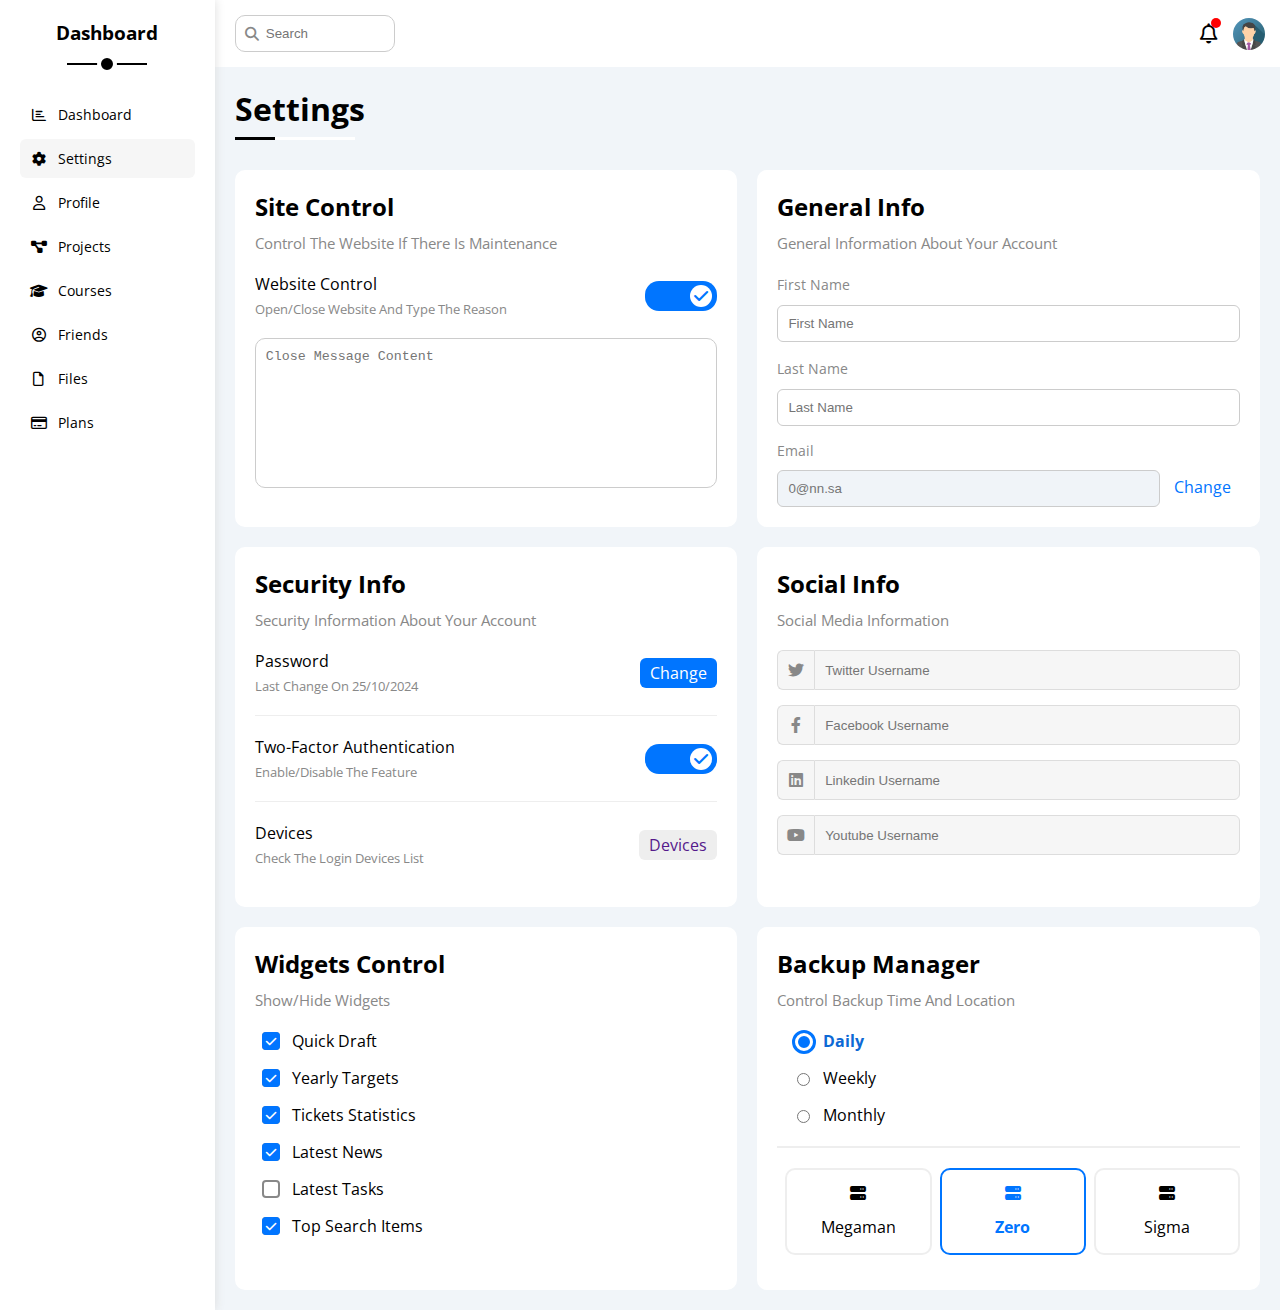
<file: settings.html>
<!DOCTYPE html>
<html lang="en">
  <head>
    <meta charset="UTF-8" />
    <meta http-equiv="X-UA-Compatible" content="ie=edge" />
    <meta name="viewport" content="width=device-width, initial-scale=1.0" />
    <!-- Font Awesome Library -->
    <link rel="stylesheet" href="css/all.min.css" />
    <!-- Framework CSS File -->
    <link rel="stylesheet" href="css/framework.css" />
    <!-- Main Template CSS File -->
    <link rel="stylesheet" href="css/master.css" />
    <title>Dashboard</title>
    <!-- Google Fonts -->
    <link rel="preconnect" href="https://fonts.googleapis.com" />
    <link rel="preconnect" href="https://fonts.gstatic.com" crossorigin />
    <link
      href="https://fonts.googleapis.com/css2?family=Open+Sans:wght@300;500&display=swap"
      rel="stylesheet"
    />
  </head>
  <body>
    <div class="page d-flex">
      <!-- Start Sidebar -->
      <div class="sidebar bg-white p-20 p-relative">
        <h3 class="p-relative tex-c mt-0">Dashboard</h3>
        <ul>
          <li>
            <a
              class="d-flex align-center fs-14 c-black rad-6 p-10"
              href="index.html"
              title="Dashboard"
            >
              <i class="fa-regular fa-chart-bar fa-fw"></i>
              <span class="hide-mobile">Dashboard</span>
            </a>
          </li>
          <li>
            <a
              class="active d-flex align-center fs-14 c-black rad-6 p-10"
              href="settings.html"
              title="Settings"
            >
              <i class="fa-solid fa-gear fa-fw"></i>
              <span class="hide-mobile">Settings</span>
            </a>
          </li>
          <li>
            <a
              class="d-flex align-center fs-14 c-black rad-6 p-10"
              href="profile.html"
              title="Profile"
            >
              <i class="fa-regular fa-user fa-fw"></i>
              <span class="hide-mobile">Profile</span>
            </a>
          </li>
          <li>
            <a
              class="d-flex align-center fs-14 c-black rad-6 p-10"
              href="projects.html"
              title="Projects"
            >
              <i class="fa-solid fa-diagram-project fa-fw"></i>
              <span class="hide-mobile">Projects</span>
            </a>
          </li>
          <li>
            <a
              class="d-flex align-center fs-14 c-black rad-6 p-10"
              href="courses.html"
              title="Courses"
            >
              <i class="fa-solid fa-graduation-cap fa-fw"></i>
              <span class="hide-mobile">Courses</span>
            </a>
          </li>
          <li>
            <a
              class="d-flex align-center fs-14 c-black rad-6 p-10"
              href="friends.html"
              title="Friends"
            >
              <i class="fa-regular fa-circle-user fa-fw"></i>
              <span class="hide-mobile">Friends</span>
            </a>
          </li>
          <li>
            <a
              class="d-flex align-center fs-14 c-black rad-6 p-10"
              href="files.html"
              title="Files"
            >
              <i class="fa-regular fa-file fa-fw"></i>
              <span class="hide-mobile">Files</span>
            </a>
          </li>
          <li>
            <a
              class="d-flex align-center fs-14 c-black rad-6 p-10"
              href="plans.html"
              title="Plans"
            >
              <i class="fa-regular fa-credit-card fa-fw"></i>
              <span class="hide-mobile">Plans</span>
            </a>
          </li>
        </ul>
      </div>
      <!-- End Sidebar -->
      <!-- Start Page Content -->
      <div class="content w-full">
        <!-- Start Header page-->
        <div class="head bg-white p-15 between-flex">
          <div class="search p-relative">
            <input
              class="p-10 bord-1-ccc rad-10"
              type="search"
              placeholder="Search"
            />
          </div>
          <div class="icons d-flex align-center">
            <span class="notification p-relative">
              <i class="fa-regular fa-bell fa-lg"></i>
            </span>
            <img src="imgs/avatar.png" alt="" id="#profile" />
          </div>
        </div>
        <!-- End Head Header page -->
        <!-- Start settings-page -->
        <h1 class="p-relative">Settings</h1>
        <div class="setting-page m-20 d-grid gap-20">
          <!-- Start Site Control Widget_1 -->
          <div class="site-control p-20 bg-white rad-10">
            <h2 class="mt-0 mb-10">Site Control</h2>
            <p class="mt-0 mb-20 c-grey fs-15">
              Control The Website If There Is Maintenance
            </p>
            <div class="mb-15 between-flex">
              <div>
                <span>Website Control</span>
                <p class="mt-5 mb-0 c-grey fs-13">
                  Open/Close Website And Type The Reason
                </p>
              </div>
              <div>
                <label>
                  <input class="toggle-checkbox" type="checkbox" checked />
                  <div class="toggle-switch"></div>
                </label>
              </div>
            </div>
            <textarea
              class="close-message p-10 red-6 d-block w-full"
              placeholder="Close Message Content"
            ></textarea>
          </div>
          <!-- End Site Control Widget_1 -->
          <!-- Start General Info Widget_2 -->
          <div class="general-info p-20 bg-white rad-10">
            <h2 class="mt-0 mb-10">General Info</h2>
            <p class="mt-0 mb-20 c-grey fs-15">
              General Information About Your Account
            </p>
            <div class="mb-15">
              <label class="c-grey fs-14" for="first">First Name</label>
              <input
                class="p-10 rad-6 d-block w-full bord-1-ccc mt-10"
                type="text"
                name="first"
                id="first"
                placeholder="First Name"
              />
            </div>
            <div class="mb-15">
              <label class="c-grey fs-14" for="first">Last Name</label>
              <input
                class="p-10 rad-6 d-block w-full bord-1-ccc mt-10"
                type="text"
                name="last"
                id="last"
                placeholder="Last Name"
              />
            </div>
            <div>
              <label class="c-grey fs-14 d-block" for="first">Email</label>
              <input
                class="email p-10 rad-6 d-block w-full bord-1-ccc mt-10 mr-10"
                type="email"
                name="email"
                id="first"
                placeholder="0@nn.sa"
                disabled
              />
              <a class="c-blue" href="#">Change</a>
            </div>
          </div>
          <!-- End General Info Widget_2 -->
          <!-- Start Security Info Widget_3 -->
          <div class="security-info p-20 bg-white rad-10">
            <h2 class="mt-0 mb-10">Security Info</h2>
            <p class="mt-0 mb-20 c-grey fs-15">
              Security Information About Your Account
            </p>
            <div class="mb-20 pb-20 between-flex bord-bt-1-eee">
              <div>
                <span>Password</span>
                <p class="mt-5 mb-0 c-grey fs-13">Last Change On 25/10/2024</p>
              </div>
              <div class="change rad-6 bg-blue btn-shape">
                <a class="change c-white" href="">Change</a>
              </div>
            </div>
            <div class="mb-20 pb-20 between-flex bord-bt-1-eee">
              <div>
                <span>Two-Factor Authentication</span>
                <p class="mt-5 mb-0 c-grey fs-13">Enable/Disable The Feature</p>
              </div>
              <div>
                <label>
                  <input class="toggle-checkbox" type="checkbox" checked />
                  <div class="toggle-switch"></div>
                </label>
              </div>
            </div>
            <div class="pb-20 between-flex">
              <div>
                <span>Devices</span>
                <p class="mt-5 mb-0 c-grey fs-13">
                  Check The Login Devices List
                </p>
              </div>
              <div class="devices rad-6 bg-eee btn-shape">
                <a class="" href="">Devices</a>
              </div>
            </div>
          </div>
          <!-- End Security Info Widget_3 -->
          <!-- Start Social-Info Widget_4 -->
          <div class="social-info p-20 bg-white rad-10">
            <h2 class="mt-0 mb-10">Social Info</h2>
            <p class="mt-0 mb-20 c-grey fs-15">Social Media Information</p>
            <div class="twitter box d-flex align-center mb-15">
              <i class="fa-brands fa-twitter center-flex c-grey"></i>
              <input
                class="w-full"
                type="text"
                name="text"
                placeholder="Twitter Username"
              />
            </div>
            <div class="facebook box d-flex align-center mb-15">
              <i class="fa-brands fa-facebook-f center-flex c-grey"></i>
              <input
                class="w-full"
                type="text"
                name="text"
                placeholder="Facebook Username"
              />
            </div>
            <div class="linkedin box d-flex align-center mb-15">
              <i class="fa-brands fa-linkedin center-flex c-grey"></i>
              <input
                class="w-full"
                type="text"
                name="text"
                placeholder="Linkedin Username"
              />
            </div>
            <div class="yuotube box d-flex align-center mb-15">
              <i class="fa-brands fa-youtube center-flex c-grey"></i>
              <input
                class="w-full"
                type="text"
                name="text"
                placeholder="Youtube Username"
              />
            </div>
          </div>
          <!-- End Social-Info  Widget_4 -->
          <!-- Start Widgets-Control  Widget_5 -->
          <div class="widgets-control p-20 bg-white rad-10">
            <h2 class="mt-0 mb-10">Widgets Control</h2>
            <p class="mt-0 mb-20 c-grey fs-15">Show/Hide Widgets</p>
            <div class="control d-flex align-center mb-15">
              <input type="checkbox" name="" id="one" checked />
              <label for="one">Quick Draft</label>
            </div>
            <div class="control d-flex align-center mb-15">
              <input type="checkbox" name="" id="two" checked />
              <label for="two">Yearly Targets</label>
            </div>
            <div class="control d-flex align-center mb-15">
              <input type="checkbox" name="" id="three" checked />
              <label for="three">Tickets Statistics</label>
            </div>
            <div class="control d-flex align-center mb-15">
              <input type="checkbox" name="" id="four" checked />
              <label for="four">Latest News</label>
            </div>
            <div class="control d-flex align-center mb-15">
              <input type="checkbox" name="" id="five" />
              <label for="five">Latest Tasks</label>
            </div>
            <div class="control d-flex align-center mb-15">
              <input type="checkbox" name="" id="six" checked />
              <label for="six">Top Search Items</label>
            </div>
          </div>
          <!-- End Widgets-Control  Widget_5 -->
          <!-- Start Backup-Manager  Widget_6 -->
          <div class="backup-manager p-20 bg-white rad-10">
            <h2 class="mt-0 mb-10">Backup Manager</h2>
            <p class="mt-0 mb-20 c-grey fs-15">
              Control Backup Time And Location
            </p>
            <div class="date d-flex align-center mb-15">
              <input type="radio" name="time" id="daily" checked />
              <label for="daily">Daily</label>
            </div>
            <div class="date d-flex align-center mb-15">
              <input type="radio" name="time" id="weekly" />
              <label for="weekly">Weekly</label>
            </div>
            <div class="date d-flex align-center mb-15 mb-20">
              <input type="radio" name="time" id="monthly" />
              <label for="monthly">Monthly</label>
            </div>
            <div class="servers d-flex align-center text-c">
              <input type="radio" name="servers" id="server-one" />
              <div class="server mb-15 rad-10 w-full">
                <label class="d-block m-15" for="server-one">
                  <i class="fa-solid fa-server d-block mb-15"></i>
                  Megaman
                </label>
              </div>
              <input type="radio" name="servers" id="server-two" checked />
              <div class="server mb-15 rad-10 w-full">
                <label class="d-block m-15" for="server-two">
                  <i class="fa-solid fa-server d-block mb-15"></i>
                  Zero
                </label>
              </div>
              <input type="radio" name="servers" id="server-three" />
              <div class="server mb-15 rad-10 w-full">
                <label class="d-block m-15" for="server-three">
                  <i class="fa-solid fa-server d-block mb-15"></i>
                  Sigma
                </label>
              </div>
            </div>
          </div>
          <!-- End Backup-Manager  Widget_6 -->
        </div>
        <!-- End settings-page -->
      </div>
      <!-- End Page Content -->
    </div>
  </body>
</html>

<!-- <label>
    <input class="toggle-checkbox" type="checkbox" checked>
    <div class="toggle-switch"></div>
</label> -->
</file>
<file: css/framework.css>
/* Start Variables */
:root {
    --main-transition: 0.4s;
    --blue-color: #0075ff;
    --blue-alt-color: #0d69d5;
    --orange-color: #f59e0b;
    --green-color: #22c55e;
    --red-color: #f44336;
    --grey-color: #888;
    --white-color: white;
    --black-color: black;
}
/* Start Variables */
/* Start Box */
/* Start Flex */
.d-flex {
    display: flex;
}
.f-wrap { 
    flex-wrap: wrap;
}
.align-center {
    align-items: center;
}
.space-between {
    justify-content: space-between;
}
.fg-1 {
    flex-grow: 1;
}
/* Start Flex */
/* Start Grid Box */
.d-grid {
    display: grid;
}
.gap-20 {
    gap: 20px;
}
/* End Grid Box */
.d-block {
    display: block;
}
.d-inline {
    display: inline;
}
/* Start Media Mobile */
@media (max-width: 761px) {
    .hide-mobile {
        display: none;
    } 
    .block-mobile {
        display: block;
    }
}
/* End Media Mobile */
/* End Box */
/* Start Padding +  Margin */
.p-10 {
    padding: 10px;
}
.p-15 {
    padding: 15px;
}
.p-20 {
    padding: 20px;
}
.pt-10 {
    padding-top: 10px;
}
.pt-15 {
    padding-top: 15px;
}
.pt-20 {
    padding-top: 20px;
}
.pb-10 {
    padding-bottom: 10px;
}
.pb-15 {
    padding-bottom: 15px;
}
.pb-20 {
    padding-bottom: 20px;
}
.pl-15 {
    padding-left: 15px;
}
.m-0 {
    margin: 0;
}
.m-15 {
    margin: 15px;
}
.m-20{
    margin: 20px;
}
.mt-0 {
    margin-top: 0;
}
.mt-5{
    margin-top: 5px;
}
.mt-10 {
    margin-top: 10px;
}
.mt-15 {
    margin-top: 15px;
}
.mt-20 {
    margin-top: 20px;
}
.mt-25 {
    margin-top: 25px;
}
.mr-5 {
    margin-right: 5px;
}
.mr-10 {
    margin-right: 10px;
}
.mr-15 {
    margin-right: 15px;
}
.mr-20 {
    margin-right: 20px;
}
.mb-0 {
    margin-bottom: 0;
}
.mb-5 {
    margin-bottom: 5px;
}
.mb-10 {
    margin-bottom: 10px;
}
.mb-15 {
    margin-bottom: 15px;
}
.mb-20 {
    margin-bottom: 20px;
}
.mb-25 {
    margin-bottom: 20px;
}
.ml-auto {
    margin-left: auto;
}
.ml-0 {
    margin-left: 0;
}
.ml-10 {
    margin-left: 10px;
}
.ml-40 {
    margin-left: 40px;
}
/* End Padding +  Margin  */
/* Start Color */
.bg-white {
    background-color: var(--white-color);
}
.bg-eee {
    background-color: #eee;
}
.bg-blue {
    background-color: var(--blue-color);
}
.bg-alt-blue{
    background-color: rgb(0 117 255 / 94%);
}
.bg-lite-blue {
    background-color:  rgb(0 117 255 / 20%);
}
.bg-orange {
    background-color: var(--orange-color);
}
.bg-lite-orange {
    background-color: rgb(245 158 11 / 20%);
}
.bg-green {
    background-color: var(--green-color);
}
.bg-lite-green {
    background-color: rgb(34 197 94 / 20%);
}
.bg-red {
    background-color: var(--red-color);
}
.bg-lite-red {
    background-color: rgb(255 0 0 / 20%);
}
.bg-grey {
    background-color: var(--grey-color);
}
.bg-c-alt-blue{
    background-color: var(--blue-alt-color);
}
.c-black {
    color: var(--black-color);
}
.c-grey {
    color: var(--grey-color)
}
.c-white {
    color: var(--white-color);
}
.c-blue {
    color: var(--blue-color);
}
.c-orange {
    color: var(--orange-color)
}
.c-green {
    color: var(--green-color)
}
.c-red {
    color: red;
}
/* End Color */
/* Start Position */
.p-relative {
    position: relative;
}
.p-absolute {
    position: absolute;
}
/* End Position */
/* Start Fonts + line-height*/
.text-c {
    text-align: center;
}
.text-right {
    text-align: right;
}
.fs-13{
    font-size: 13px;
}
.fs-14 {
    font-size: 14px;
}
.fs-15 {
    font-size: 15px;
}
.fs-16 {
    font-size: 16px;
}
.fs-18 {
    font-size: 18px;
}
.fs-25 {
    font-size: 25px;
}
.fw-bold {
    font-weight: bold;
}
.line-h-2 {
    line-height: 2;
}
.capital {
    text-transform: capitalize;
}
@media (max-width: 767px) {
    .text-c-mobile {
        text-align: center;
    }
}
/* End Fonts */
/* Start Border */
.outline-c-green {
    outline-color: var(--green-color);
}
.outline-c-blue {
    outline-color: var(--blue-color);
}
.outline-c-orange {
    outline-color: var(--orange-color);
}

.bord-1-ccc {
    border: 1px solid #ccc;
}
.bord-1-eee {
    border: 1px solid #eee;
}
.bord-top-1-eee {
    border-top: 1px solid #eee;
}
.bord-bt-1-eee {
    border-bottom: 1px solid #eee;
}
.bord-bt-1-ccc {
    border-bottom: 1px solid #ccc;
}
.bord-c-red {
    border-color: var(--red-color);
}
.bord-c-green {
    border-color: var(--green-color);
}
.bord-c-blue {
    border-color: var(--blue-color);
}
.bord-c-orange {
    border-color: var(--orange-color);
}
.bord-c-alt-blue {
    border-color: var(--blue-alt-color);
}
.b-none {
    border: none;
}
.rad-6 {
    border-radius: 6px;
}
.rad-10 {
    border-radius: 10px;
}
.rad-half {
    border-radius: 50%;
}
/* End Border */
/* Start Width + Height  */
.w-full {
    width: 100%;
}
.w-fit {
    width: fit-content;
}
.w-40 {
    width: 40px;
}
.w-50 {
    width: 50px;
}
.w-65 {
    width: 65px;
}
.w-85-100 {
    width: 85%;
}
.w-100 {
    width: 100px;
}
.w-300 {
    width: 300px;
}
.h-40 {
    height: 40px;
}
.h-50 {
    height: 50px;
}
.h-65 {
    height: 65px;
}
.h-100 {
    height: 100px;
}
.h-full {
    height: 100%;
}
.cursor-point {
    cursor: pointer;
}
/* End  Width + Height  */
/* Start Components */
/* Start Flex Component */
.center-flex {
    display: flex;
    justify-content: center;
    align-items: center;
}
.between-flex {
    display: flex;
    align-items: center;
    justify-content: space-between;
}
.flex-di-col {
    flex-direction: column;
}
/* End Flex Component */
.btn-shape {
    padding: 4px 10px;
    border-radius: 6px;
}
/* Start Grid Component */
/* End Grid Component */
/* End Components */
</file>
<file: css/master.css>
:root {
    --main-transition: 0.3s;
    --blue-color: #0075ff;
    --blue-alt-color: #0d69d5;
    --orange-color: #f59e0b;
    --green-color: #22c55e;
    --red-color: #f44336;
    --grey-color: #888;
    --white-color: white;
    --black-color: black;

}
* {
    box-sizing: border-box;
}
body {
    margin: 0;
    font-family: "Open Sans", sans-serif;
}
*:focus {
    outline: none;
}
a {
    text-decoration: none;
}
ul {
    list-style: none;
    padding: 0;
}
::-webkit-scrollbar {
    width: 15px;
}
::-webkit-scrollbar-track {
    background-color: var(--white-color);
}
::-webkit-scrollbar-thumb {
    background-color: var(--blue-color);
}
::-webkit-scrollbar-thumb:hover {
    background-color: var(--blue-alt-color);
}
.page {
    min-height: 100vh;
    background-color: #F1F5F9;
}
/* Start Sidebar */
.sidebar {
    width: 250px;
    box-shadow: 0 0 10px #DDD;
}
.sidebar > h3 {
    text-align: center;
    margin-bottom: 50px;
}
.sidebar > h3:before,
.sidebar > h3:after {
    content: "";
    position: absolute;
    background-color: black;
    left: 50%;
    transform: translateX(-50%);
}
.sidebar > h3:before {
    width: 80px;
    height: 2px;
    bottom: -20px;
}
.sidebar > h3:after {
    width: 12px;
    height: 12px;
    border-radius: 50%;
    border: 4px solid white;
    bottom: -29px;
}
.sidebar ul li a {
    margin-bottom: 5px;
    transition: var(--main-transition);
}
.sidebar ul li a:hover, 
.sidebar ul li a.active {
    background-color: #f6f6f6;
}
.sidebar ul li a span {
    font-size: 14px;
    margin-left: 10px;
}
@media (max-width: 767px){
    .sidebar{
        width: 58px;
        padding: 10px;
    }
    .sidebar > h3 {
        font-size: 13px;
        margin-bottom: 15px;
    }
    .sidebar > h3:before,
    .sidebar > h3:after {
        display: none;
    }
    .sidebar ul li a span {
        display: none;
    }
}
/* End Sidebar */
/* Start Content*/
.page .content {
    overflow: hidden;
}
.page .content .head .search:before {
    font-family: var(--fa-style-family-classic);
    content: "\f002";
    font-weight: 900;
    position: absolute;
    left: 15px;
    top: 50%;
    transform: translateY(-50%);
    color: var(--grey-color);
    font-size: 14px;
}
.page .content .head .search input {
    margin-left: 5px;
    padding-left: 30px;   
    width: 160px;
    transition: var(--main-transition);
}
.page .content .head .search input:focus {
    width: 200px;
}
.page.content .head .search input:focus::placeholder {
    opacity: 0;
}
.page .content .head .icons .notification {
    cursor: pointer;
}
.page .content .head .icons .notification:before {
    content: "";
    position: absolute;
    width: 10px;
    height: 10px;
    border-radius: 50%;
    background-color: red;
    right: -3px;
    top: -5px;
}
.page .content .head .icons img {
    width: 32px;
    height: 32px;
    border-radius: 50%;
    margin-left: 15px;
    cursor: pointer;
}
/* Start Head Name Pages */
.page h1 {
    margin: 20px 20px 40px;
}
.page h1:before,
.page h1:after {
    content: " ";
    position: absolute;
    height: 3px;
    left: 0;
    bottom: -10px ;
}
.page h1:before {
    width: 120px;
    background-color: var(--white-color);
}
.page h1:after {
    width: 40px;
    background-color: var(--black-color);
}
/* End Head Name Pages */
/* Start Wrapper-Class */
.wrapper {
    grid-template-columns: repeat(auto-fill, minmax(450px, 1fr) );
    margin-left: 20px;
    margin-right: 20px;
    margin-bottom: 20px;
}
@media (max-width: 767px) {
    .wrapper {
        grid-template-columns: minmax(200px, 1fr);
        margin-left: 10px;
        margin-right: 10px;
        gap: 10px;
    }
}
/* Start Welcome-Widget */
.welcome {
    overflow: hidden
}
.welcome .intro img {
    width: 200px;
    margin-bottom: -10px;
}
.welcome .avatar {
    width: 64px;
    height: 64px;
    border-radius: 50%;
    border: 2px solid var(--white-color);
    padding: 2px;
    box-shadow: 0 0 5px #ddd;
    margin-left: 20px;
    margin-top: -32px;
}
.welcome .body {
    border-top: 1px solid #eee;
    border-bottom: 1px solid #eee;
}
.welcome .body > div{
    flex: 1;
}
.welcome .visit {
    margin: 0 15px 15px auto;
    transition: var(--main-transition);
}
.welcome .visit:hover {
    background-color: var(--blue-alt-color);
}
@media (max-width: 767px) {
    .welcome .intro {
        padding-bottom: 30px;
    }
    .welcome .avatar {
        margin-left: 0;
    }
    .welcome .body > div:not(:last-child) {
        margin-bottom: 20px;
    }
}
/* End Welcome-Widget */
/* End Quick Draft Widget */
.quick-draft textarea {
    resize: none;
    min-height: 180px;
}
.quick-draft .save {
    margin-left: auto;
    transition: var(--main-transition);
    cursor: pointer;
}
.quick-draft .save:hover {
    background-color: var(--blue-alt-color);
}
/* End Quick Draft Widget */
 /* Start Yearly Targets Widget */
.targets .targets-row .icon {
    width: 80px;
    height: 80px;
    margin-right: 15px;
}
.targets .details {
    flex: 1;
}
.targets .details .progress {
    height: 4px;
}
.targets .details .progress > span {
    position: absolute;
    height: 100%;
    left: 0;
    top: 0;
}
.targets .details .progress > span span {
    position: absolute;
    color: var(--white-color);
    padding: 2px 5px;
    border-radius: 5px;
    bottom: 16px;
    right: -16px;
    font-size: 13px;
}
.targets .details .progress > span span:before {
    content: " ";
    position: absolute;
    bottom: -13px;
    left: 50%;
    transform: translateX(-50%);
    border: 7px solid transparent;
}
.targets .details .progress > .blue span:before {
    border-top-color: var(--blue-color);
}
.targets .details .progress > .orange span:before {
    border-top-color: var(--orange-color);
}
.targets .details .progress > .green span:before {
    border-top-color: var(--green-color);
}
.blue .icon , 
.blue .progress {
    background-color: rgb(0 117 255 / 20%);
}
.orange .icon , 
.orange .progress {
    background-color: rgb(245 158 11 / 20%);
}
.green .icon , 
.green .progress {
    background-color: rgb(34 197 94 / 20%);
}
 /* End Yearly Targets Widget  */
/* Start Ticket Widget */
.tickets .box {
    width: calc(50% - 10px);
}
@media (max-width: 767px) {
    .tickets .box { 
        width: 100%;
    }
}
/* End Ticket Widget */
/* Start Latest News */
@media (max-width: 767px) {
    .latest-news h2 {
        padding: 15px 0 ;
    }
    .latest-news .news-row {
        flex-direction: column;
    }
    .news-row .label {
        margin-top: 20px;
        margin-bottom: -5px;
    }
}
/* End Latest News */
/* Start Tasks */
.tasks .done {
    opacity: 0.3;
}
.tasks .done {
    opacity: 0.3;
}
.tasks .done h3,
.tasks .done p {
    text-decoration: line-through;
}
.tasks .delete {
    cursor: pointer;
    transition: var(--main-transition);
}
.tasks .delete:hover {
    color: var(--red-color);
}
@media (max-width: 767px) {
    .tasks .info p {
        font-size: 15px;
    }
}
/*  End Tasks */
/* Start Last-Project-Progress  class_9 */
.last-project ul:before {
    content: " ";
    position: absolute;
    left: 10px;
    top: 0;
    height: 100%;
    width: 3px;
    background-color: var(--blue-color);
}
.last-project  {
    overflow: hidden;
}
.last-project ul li:before {
    content: " ";
    display: block;
    width: 20px;
    height: 20px;
    border-radius: 50%;
    background-color: var(--white-color);
    border: 2px solid var(--white-color);
    outline: 2px solid var(--blue-color);
    margin-right: 15px;
    z-index: 1;
}
.last-project ul:hover li.current {
    transition: var(--main-transition);
}
.last-project ul:hover li.current {
    color: var(--blue-alt-color);
}
.last-project ul li.done:before {
    background-color: var(--blue-color);
    z-index: 1;
}
.last-project ul li.current:before {
    animation: change-color 1.5s linear infinite;
    z-index: 1;
}
.last-project .launch-icon {
    width: 30%;
    opacity: .5;
    position: absolute;
    /* right: 100px;
    bottom: 0px; */
    left: 50%;
    bottom: 0px;
    /* transform: translateX(-50%); */
    transition: 10s;
}
.last-project:hover .launch-icon {
    opacity: 1;
    animation: ranaway 30s linear infinite;
    /* transform: translateY(-300%); */
}
/* End Last-Project-Progress  class_9 */
/* Start Reminders    class_10 */
.reminders ul li .key {
    width: 15px;
    height: 15px;
}
.reminders ul li .blue {
    border-left: 2px solid var(--blue-color);
}
.reminders ul li .green {
    border-left: 2px solid var(--green-color);
}
.reminders ul li .orange {
    border-left: 2px solid var(--orange-color);
}
.reminders ul li .red {
    border-left: 2px solid var(--red-color);
}
/* End Reminders    class_10 */
/* Start Latest-Post class_10 */
.latest-Post .post-content {
    /* text-transform: capitalize; */
    line-height: 1.8;
    min-height: 140px;
}
/* End Latest-Post class_10 */
/* Start Social Media Stats */
.social-media .box {
    padding-left: 70px;
    border-radius: 30px 0 0 30px;
    cursor: pointer;
}
.social-media .box i {
    position: absolute;
    left: 0;
    top: 0;
    width: 52px;
    font-size: 25px;
    transition: var(--main-transition);
}
.social-media .box i:hover {
    transform: rotate(10deg);
}
.social-media .box.twitter {
        background-color: rgb(29 161 242 / 20%);
        color: #1da1f2;
        
}
.social-media .box.twitter i, 
.social-media .box.twitter a {
        
    background-color: #1da1f2;
}
.social-media .box.facebook {
        background-color: rgb(24 119 242 / 20%);
        color: #1877f2 ;
}
.social-media .box.facebook i, 
.social-media .box.facebook a {
        
    background-color: #1877f2 ;
}
.social-media .box.youtube {
        background-color: rgb(255 0 0 /20%);
        color: #ff0000 ;
}
.social-media .box.youtube i, 
.social-media .box.youtube a {
        
    background-color: #ff0000;
}
.social-media .box.linkedin {
        background-color: rgb(0 119 181 / 20%);
        color: #0077b5;
}
.social-media .box.linkedin i, 
.social-media .box.linkedin a {
        
    background-color: #0077b5;
}
.social-media .box a {
    width: 75px;
    text-align: center;
}
/* End Social Media Stats */
/* End Wrapper-Class */
/* Start Projects-Table  */
.projects .responsive-table {
    overflow-x: auto;
}
.projects table {
    min-width: 1000px;
    border-spacing: 0;
}
.projects table thead td {
    background-color: #eee;
    font-weight: bold;
    transition: var(--main-transition);
    /* text-align: center; */
}
.projects table td {
    padding: 15px;
}
.projects table tbody td {
    border-bottom: 1px solid #eee;
    border-left: 1px solid #eee;
}
.projects table tbody td:last-child {
    border-right: 1px solid #eee;
}
.projects table tr:hover td {
    background-color: #FAF7F7;
}
.projects table tbody td img {
    width: 30px;
    height: 30px;
    border-radius: 50%;
    padding: 2px;
    background-color: var(--white-color);
}
.projects table tbody td img:not(:first-child) {
    margin-left: -20px;
}
.projects table .label {
    font-size: 13px;
    width: 100px;
    display: block;
    text-align: center;
    margin: 0 auto;
}
/* End Projects-Table  */
/* Start settings-page */
.setting-page {
    grid-template-columns: repeat(auto-fill, minmax(500px, 1fr));
}
@media (max-width: 767px) {
    .setting-page {
        grid-template-columns:  minmax(200px, 1fr);
        margin-left: 10px;
        margin-right: 10px;
        gap: 10px;
    }
}
.setting-page .close-message {
    margin-top: 20px;;
    resize: none;
    min-height: 150px;
    border-radius: 10px;
    outline: none;
    border: 1px solid #ccc;
}
/* Start General Info Widget_2 */
.setting-page .email {
    display: inline-flex;
    width: calc(100% - 80px);
    color: #bbb;
}
.setting-page :disabled {
    cursor: no-drop;
    background-color: #f0f4f8;
}
/* End General Info Widget_2 */
/* Start Security Info Widget_3 */
.setting-page .security-info .change,
.setting-page .security-info .devices  {
    transition: var(--main-transition)
}
.setting-page .security-info .change:hover {
    background-color: var(--blue-alt-color);
}
.setting-page .security-info .devices:hover {
    background-color: #ded9d9;
}
/* End Security Info Widget_3 */
/* Start Social-Info Widget_4 */
.setting-page .social-info .box i {
    width: 40px;
    height: 40px;
    background-color: #f6f6f6;
    border: 1px solid #ddd;
    border-right: none;
    border-radius: 6px 0 0 6px;
    transition: var(--main-transition);
}
.setting-page .social-info .box input {
    height: 40px;
    padding-left: 10px;
    border-left: none;
    border: 1px solid #ddd;
    border-radius: 0 6px 6px 0;
    background-color: #f6f6f6;
}
.setting-page .social-info > .box:focus-within i {
    color: black;
}
/* End Social-Info Widget_4 */
/* Start Widgets-Control  Widget_5 */
.widgets-control .control input[type=checkbox] {
    --webkit-appearance: none;
    appearance: none;;
}
.widgets-control .control label {
    padding-left: 30px;
    cursor: pointer;
    position: relative;
}
.widgets-control .control label:before,
.widgets-control .control label:after {
    position: absolute;
    left: 0;
    top: 50%;
    margin-top: -9px;
    border-radius: 4px;
}
.widgets-control .control label:before {
    content: " ";
    width: 14px;
    height: 14px;
    border: 2px solid var(--grey-color);
}
.widgets-control .control:hover label:before {
    border-color: var(--blue-color);
}
.widgets-control .control label:after {
    font-family: var(--fa-style-family-classic);
    content: "\f00c";
    font-weight: 900;
    background-color: var(--blue-color);
    color: var(--white-color);
    font-size: 12px;
    width: 18px;
    height: 18px;
    display: flex;
    justify-content: center;
    align-items: center;
    transform: scale(0);
    transition: var(--main-transition);
}
.widgets-control .control input[type=checkbox]:checked + label::after {
    transform: scale(1) rotate(360deg);
}
/* End Widgets-Control  Widget_5  */
/* Start Backup-Manager  Widget_6 */
.setting-page .backup-manager .date  {
    padding-left: 15px;
    cursor: pointer;
    position: relative;
}
.setting-page .backup-manager .date input[type="radio"] {
    cursor: pointer;
}
.setting-page .backup-manager .date label {
    padding-left: 10px;
    cursor: pointer;
    position: relative;
    width: fit-content;
}
.setting-page .backup-manager .date input[type=radio]:checked + label {
    color: var(--blue-alt-color);
    font-weight: bold ;
}
.setting-page .backup-manager .date label::before {
    content: "" ;
    position: absolute;
    border-radius: 50%;
    width: 12px;
    height: 12px;
    left: -18px;
    top: 50%;
    margin-top: -8px; 
    background-color: var(--white-color);
    border: 3px solid var(--white-color);
    outline: 3px solid var(--grey-color);
    cursor: pointer;
    transform: scale(0);
    transition: var(--main-transition);
}
.setting-page .backup-manager .date input[type=radio]:checked + label::before {
    background-color: var(--blue-color);
    outline-color: var(--blue-color);
    color: var(--blue-alt-color);
    transform: scale(1);
}
.setting-page .backup-manager .servers {
    padding-top: 20px;
    border-top: 2px solid #eee;
}
@media (max-width: 767px) {
    .setting-page .backup-manager .servers {
        flex-wrap: wrap;
    }
}
.setting-page .backup-manager .servers input[type="radio"] {
    --webkit-appearance: none;
    appearance: none;
}
.setting-page .backup-manager .servers .server {
    border: 2px solid #eee;
    position: relative;
    transition: var(--main-transition);
}
.setting-page .backup-manager .servers .server label {
    cursor: pointer;
}
.setting-page .backup-manager .servers input[type="radio"]:checked + .server {
    border-color: var(--blue-color);
    color: var(--blue-color);
    /* font-size: 15px; */
    font-weight: bold ;
}
/* End Backup-Manager  Widget_6  */
.toggle-checkbox {
    --webKit-appearance: none;
    appearance: none;
    display: none;
}
.toggle-switch {
    background-color: #CCC;
    width: 72px;
    height: 30px;
    border-radius: 14px;
    position: relative;
    transition: var(--main-transition);
    cursor: pointer;
}
.toggle-switch:before {
    font-family: var(--fa-style-family-classic);
    content: "\f00d";
    font-weight: 900;
    position: absolute;
    background-color: var(--white-color);
    width: 22px;
    height: 22px;
    border-radius: 50%;
    top: 4px;
    left: 5px;
    display: flex;
    justify-content: center;
    align-items: center;
    color: #aaa;
    transition: var(--main-transition);
}
.toggle-checkbox:checked + .toggle-switch {
    background-color: var(--blue-color);
}
.toggle-checkbox:checked + .toggle-switch:before {
    content: "\f00c";
    left: 45px;
    color: var(--blue-color)
}
/* End settings-page */
/* Start Profile-page  */
/* Start Overview Widget_1 */
@media (max-width: 767px) {
    .profile-page .overview {
        flex-direction: column;
    }
}
.profile-page .overview .avatar-box {
    width: 300px;
}
@media (min-width: 767px) {
    .profile-page .overview .avatar-box {
        border-right: 2px solid #eee
    }
}
.profile-page .overview .avatar-box > img {
    width:  120px;
    height: 120px;
}
.profile-page .overview .avatar-box .level {
    height: 6px;
    width: 70%;
    margin: auto;
    overflow: hidden;
}
.profile-page .overview .avatar-box .level span {
    position: absolute;
    left: 0;
    top: 0 ;
    height: inherit;
    border-radius: 6px;
}
.profile-page .overview .info-box .box {
    border-bottom: 1px solid #eee;
    transition: var(--main-transition);
}
.profile-page .overview .info-box .box:hover {
    background-color: #f9f9f9 ;
}
@media (min-width: 1230px) {
    .profile-page .overview .info-box .box {
        padding-right: 250px
    }
    .profile-page .overview .info-box .box > div {
        min-width: 200px;
    }
}
.profile-page .overview .info-box h4 {
    font-weight: normal;
}
.profile-page .overview .info-box .box > div {
    margin-right: 10px;
}
@media (max-width: 767px) {
    .profile-page .overview .info-box .box  {
        justify-content: space-around;
        padding-right: 0;
    } 
    .profile-page .overview .info-box h4  {
        text-align: center;
    }
}
/* End Overview Widget_1  */
/* Start My-Skills  Widget_2  */
@media (max-width: 767px) {
    .other-data{
        flex-direction: column;
    }
}
.profile-page .skills-card ul li {
    padding: 15px 0;
}
.profile-page .skills-card ul li:not(:last-child) {
    border-bottom: 1px solid #eee;
}
.profile-page .skills-card ul li span {
    display: inline-flex;
    padding: 4px 10px;
    background-color: #eee;
    border-radius: 5px;
    margin-right: 5px;
    font-size: 14px;
}
/* End My-Skills  Widget_2  */
/* Start Latest-Activities  Widget_3 */
.profile-page .activities {
    flex-grow: 2;
}
.profile-page .activities .activity {
    padding: 20px;
    transition: var(--main-transition);
}
.profile-page .activities .activity:hover {
    background-color: #f9f9f9 ;
}
.profile-page .activities .activity .info {
    margin-left: 15px;
}
.profile-page .activities .activity .date {
    margin-left: auto;
    text-align: center;
}
.profile-page .activities .activity  p {
    margin: 10px 0 0;
    color: var(--grey-color);
    max-width: 180px;
}
@media (max-width: 991px) {
    .profile-page .activities .activity {
        flex-direction: column;
    }
    .profile-page .activities .activity .info,
    .profile-page .activities .activity .date {
        margin: 15px 0 0;
        text-align: center;
    }
}
/* End Latest-Activities  Widget_3 */
/* toggle-checkbox */
.profile-page .toggle-checkbox {
    --webKit-appearance: none;
    appearance: none;
    display: none;
}
.profile-page .toggle-switch {
    background-color: #CCC;
    width: 75px;
    height: 22px;
    border-radius: 14px;
    position: relative;
    transition: var(--main-transition);
    cursor: pointer;
}
.profile-page .toggle-switch:before {
    font-family: var(--fa-style-family-classic);
    content: "\f00d";
    font-weight: 900;
    font-size: 10px;
    position: absolute;
    background-color: var(--white-color);
    width: 14px;
    height: 14px;
    border-radius: 50%;
    top: 4px;
    left: 5px;
    display: flex;
    justify-content: center;
    align-items: center;
    color: #aaa;
    transition: var(--main-transition);
}
.profile-page .toggle-checkbox:checked + .toggle-switch {
    background-color: var(--blue-color);
}
.profile-page .toggle-checkbox:checked + .toggle-switch:before {
    content: "\f00c";
    left: 55px;
    color: var(--blue-color)
}
/* End Profile-page  */
/* Start Projects-page */
/* Start Project   project_1 */
.projects-page {
    grid-template-columns: repeat(auto-fill, minmax(500px, 1fr));
}
@media (max-width: 767px) {
    .projects-page {
        grid-template-columns: minmax(200px, 1fr);
        margin: 0 10px;
        gap: 10px;
    }
}
.projects-page .project .date {
    position:absolute;
    right: 15px;
    top: 15px;
}
.projects-page .project h4 {
    font-weight: normal;
}
.projects-page .project .team {
    position: relative;
    min-height: 80px;
    margin-top: 20px;
    padding-top: 20px;
}
.projects-page .project .team a:not(:first-child) {
    margin-left: -25px;
}
.projects-page .project .team a:hover {
    position: relative;
    z-index: 11;
}
.projects-page .project .team a img {
    width: 40px;
    height: 40px;
    border-radius: 50%;
}
.projects-page .project .techs {
    justify-content: center;
}
@media (max-width: 767px) {
    .projects-page .project .techs {
        flex-wrap: wrap;
    }
    .projects-page .project .techs span {
        margin-bottom: 10px;
    }
}
.projects-page .project .info  {
    margin-top: 20px;;
}
.projects-page .project .info .prog {
    position: relative;
    height: 8px;
    width: 45%;
    border-radius: 6px;
}
.projects-page .project .info .prog span {
    position: absolute;
    left: 0;
    top: 0;
    height: inherit;
    border-radius: inherit;
}
.projects-page .project .info .prog span:before {
    content: attr(text_fields);
    position: absolute;
    right: -10px;
    top: -30px;
    width: 30px;
    height: 20px;
    border-radius: 5px;
    font-size: 12px;
    background-color: inherit;
    color: var(--white-color);
    display: flex;
    justify-content: center;
    align-items: center;
}
.projects-page .project .info .prog span:after {
    content: "";
    position: absolute;
    right: -1px;
    top: -10px;
    width: 0;
    height: 0;
    border-width: 10px 10px ;
    border: 6px solid transparent;
    border-top-color: inherit;
}
.projects-page .project .info .prog span:before ,
.projects-page .project .info .prog span:after {
    transition: 0.6s;
    opacity: 0;
}
.projects-page .project .info .prog:hover span:before ,
.projects-page .project .info .prog:hover span:after {
    opacity: 0.8;
}
/* End Projects-page */
/* Start Courses-page */
.courses-page {
    grid-template-columns: repeat(auto-fill, minmax(300px, 1fr));
}
@media (max-width: 767px) {
    .courses-page {
        grid-template-columns: minmax(200px, 1fr);
        margin: 0 20px;
        gap: 20px;
    }
}
.courses-page .course {
    overflow: hidden;
}
.courses-page .course .cover {
    min-width: 100%;
    max-width: 100%;
}
.courses-page .course .instructor {
    position: absolute;
    width: 65px;
    height: 65px;
    border-radius: 50%;
    top: 20px;
    left: 20px;
    transition: 0.5s;
}
.courses-page .course:hover .instructor {
    position: absolute;
    transform-origin: 15px -90px;
    transform: scale(2);
}
.courses-page .course > div p {
    line-height: 1.7;
}
.courses-page .course > div.info {
    border-top: 1px solid #eee;;
}
.courses-page .course > div.info span:first-child {
    position: absolute;
    top: 0;
    left: 50%;
    transform: translate(-50%, -50%);
    font-size: 15px;
    cursor: pointer;
    transition: var(--main-transition);
}
.courses-page .course > div.info span:first-child:hover {
    background-color: var(--blue-alt-color);
}
/* End Courses-page */
/* Start Friends-page */
.friends-page {
    grid-template-columns: repeat(auto-fill, minmax(300px, 1fr));
    transition: 1s;
}
@media (max-width: 767px) {
    .friends-page {
        grid-template-columns: minmax(200px, 1fr);
        margin: 0 20px;
        gap: 20px;
    }
}
.friends-page .friend {
    overflow: hidden;
}
.friends-page .friend .contact  {
    position: absolute;
    top: 10px;
    left: 10px;
}
.friends-page .friend .contact i {
    padding: 10px;
    border-radius: 50%;
    font-size: 13px;
    background-color: #eee;
    color: #666666;
    cursor: pointer;
    transition: var(--main-transition);
}
.friends-page .friend .contact i:hover {
    background-color: var(--blue-color);
    color: var(--white-color)
}
.friends-page .friend .icons .vip {
    position: absolute;
    text-transform: uppercase;
    right: 15px;
    bottom: 5px;
    font-size: 30px;
    opacity: 0.5;
}
.friends-page .friend .info .pro a:first-child ,
.friends-page .friend .info .pro a:last-child {
    transition: var(--main-transition);
}
.friends-page .friend .info .pro a:first-child:hover {
    background-color: var(--blue-alt-color);
}
.friends-page .friend .info .pro a:last-child:hover {
    background-color: rgb(211, 17, 17)
}
/* End Friends-page */
/* Start Files-page */
.files-page  {
    flex-direction: row-reverse;
    align-items: flex-start;
}
@media (max-width: 767px) {
    .files-page  {
        flex-direction: column;
        align-items: normal;
    }
} 
/* Start Files-Stats     */
.files-page .files-stats {
    min-width: 260px;
    transition: 1s;
}  
@media (max-width: 767px) {
    .files-page .files-stats {
        min-width: 100%;
    }
} 
.files-page .files-stats .box:hover {
    background-color: #f6f6f6;
}   
.files-page .files-stats .icon {
    width: 40px;
    height: 40px;
    margin-right: 10px;
}   
.files-page .files-stats .size {
    margin-left: auto
}    
.files-page .files-stats .upload {
    margin: 0 auto;
    padding: 8px 20px;
}   
.files-page .files-stats .upload:hover {
    background-color: var(--blue-alt-color);
}   
.files-page .files-stats .upload:hover i {
    animation: upload .6s linear infinite
}   
/* End Files-Stats */
/* Start Content-Files  */
.files-page .files-content {
    grid-template-columns: repeat(auto-fill, minmax(200px, 1fr));    
}
/* @media (max-width: 767px) {
    .files-page .files-content {
        grid-template-columns: repeat(auto-fill, minmax(200px, 1fr)); 
        grid: 10px; 
    }
}  */
.files-page .files-content .file .icon img {
    width: 65px;
    height: 65px;
    transition: var(--main-transition);
}
.files-page .files-content .file:hover .icon img {
    transform: scale(1.2)  rotate(-5deg);
}
/* End Content-Files  */
/* End Files-page */
/* Start Plans-page */
.plans-page {
    grid-template-columns: repeat(auto-fill, minmax(400px, 1fr));
    max-height: calc( 100vh + 100px );
}
@media (max-width: 767px) {
    .plans-page {
        grid-template-columns: minmax(200px, 1fr);
        margin: 0 10px;
        gap: 10px;
    }
}
.plans-page .plan .top {
    border: 4px solid var(--white-color);
    outline-width: 3px;
    outline-style: solid;
    border-radius: 10px;;
}
.plans-page .plan .top .price {
    position: relative;
    font-size: 30px;
    width: fit-content;
    margin: 0 auto
}
.plans-page .plan .top .price span {
    position: absolute;
    font-size: 20px;
    top : 0px;
    left: -20px;
}
.plans-page .plan ul li {
    padding: 20px 0;
    border-bottom: 1px solid #eee;
    position: relative;
}
.plans-page .plan ul li i:nth-child(1) {
    margin-right: 10px;
}
.plans-page .plan ul li i:not(.yes, .help) {
    color: var(--red-color);
}
.plans-page .plan ul li i.yes {
    color: var(--green-color);
}
.plans-page .plan ul li i:nth-of-type(2) {
    position: absolute;
    color: var(--grey-color);
    right: 10px;
    cursor: pointer;
}
.plans-page .plan a {
    display: block;
    margin: 0 auto;
    width: 150px;
    height: 35px;
    font-size: 18px;
    padding: 5px 0;
    display: flex;
    justify-content: center;
    align-items: center;

}
/* End Plans-page */
/* End Content */
/* Start Animation */
@keyframes change-color {
    0%, 100% {
        background-color: var(--blue-color);
    }
    50% {
        background-color: var(--white-color);
    }
}
@keyframes ranaway {
    0%  {
        opacity: 1;
    } 
    100% {
        transform: translateY(-1000px);
    }
}
@keyframes upload {
    50% {
        transform: translateY(-50%);
    }
}
/* End Animation */
</file>
